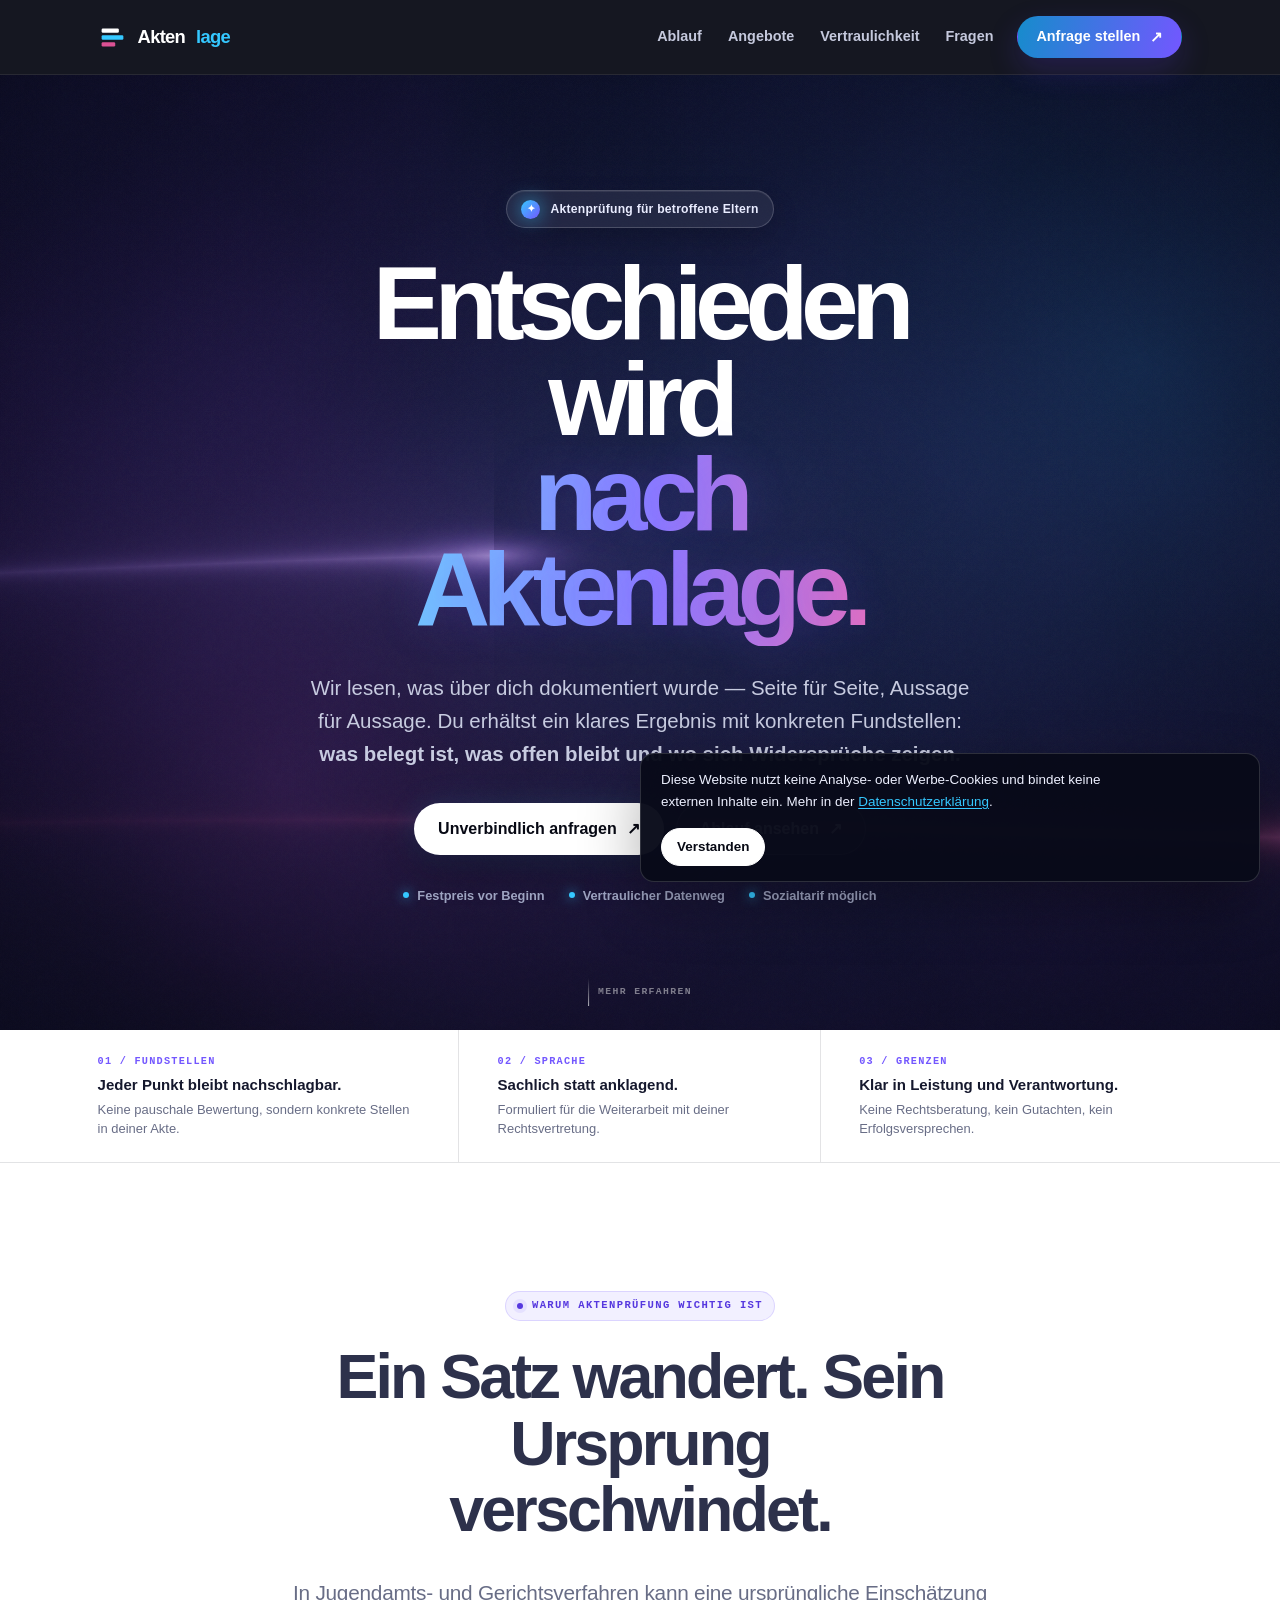
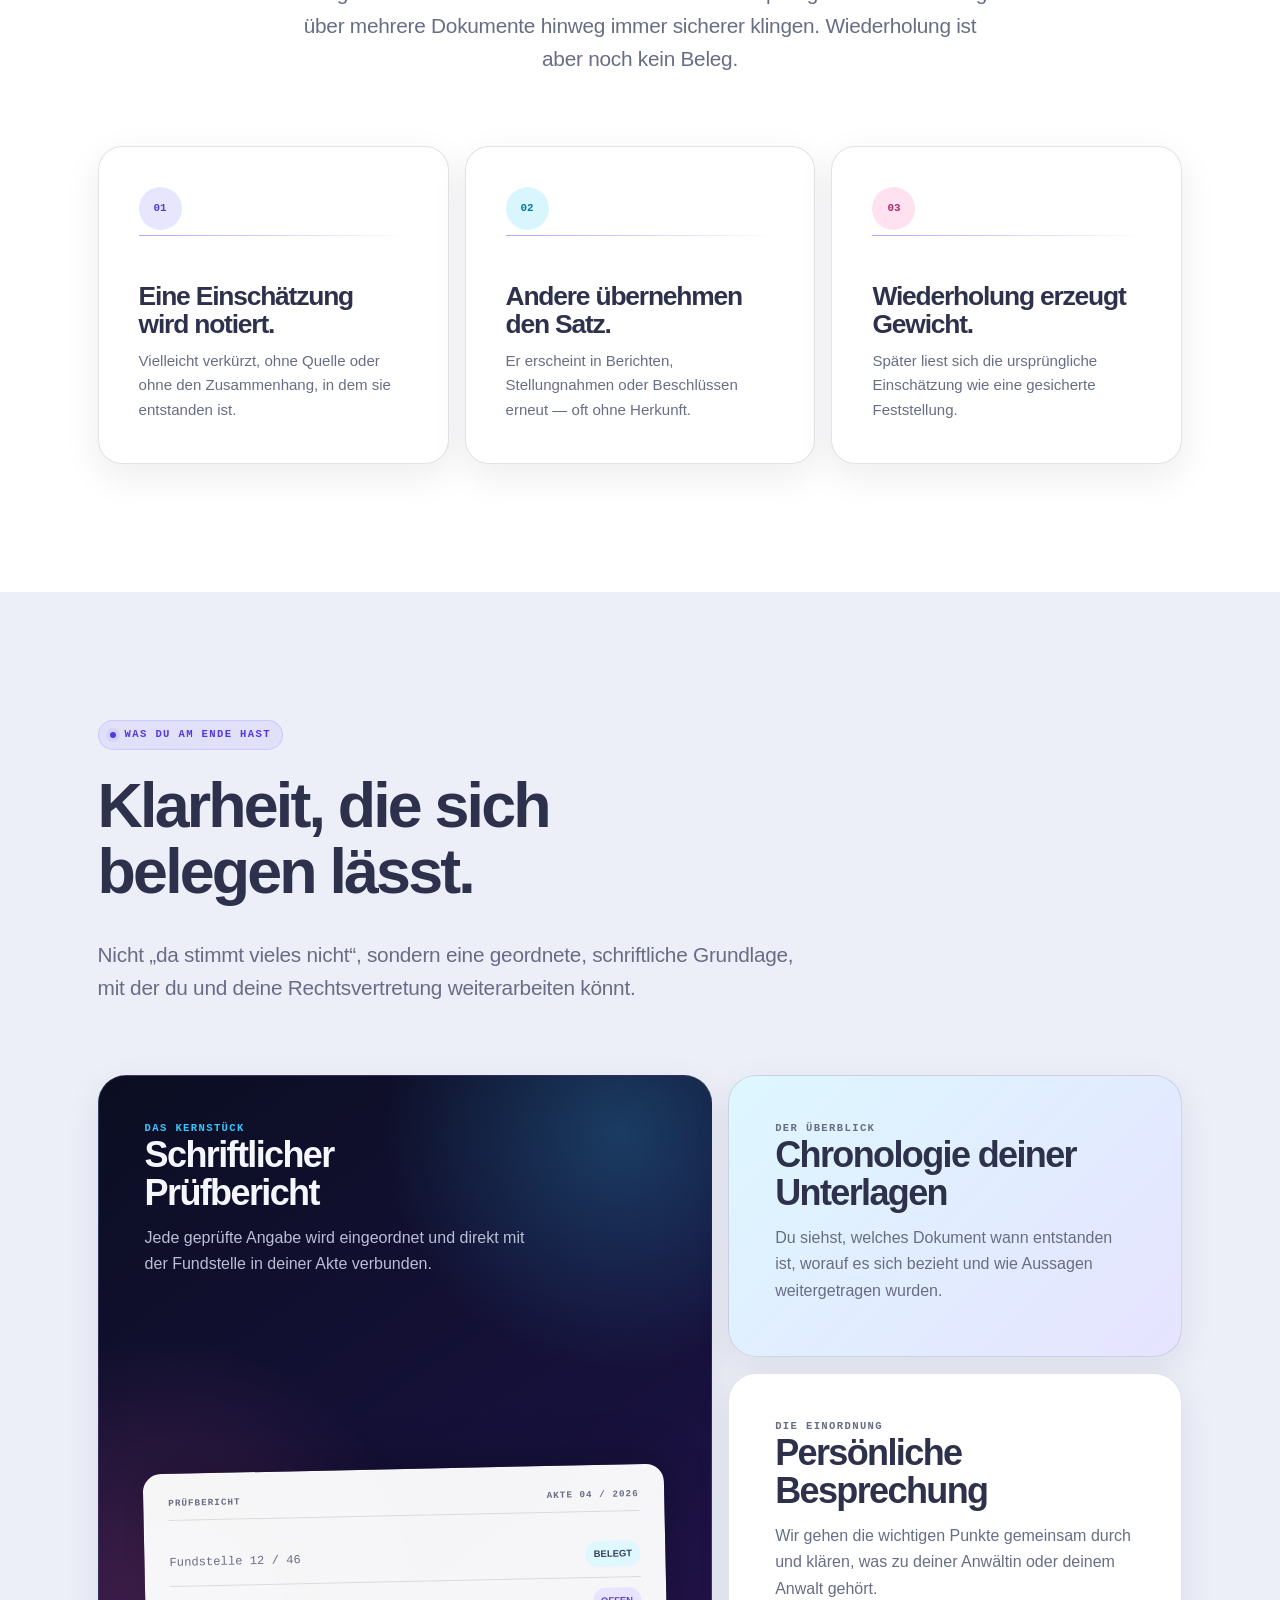
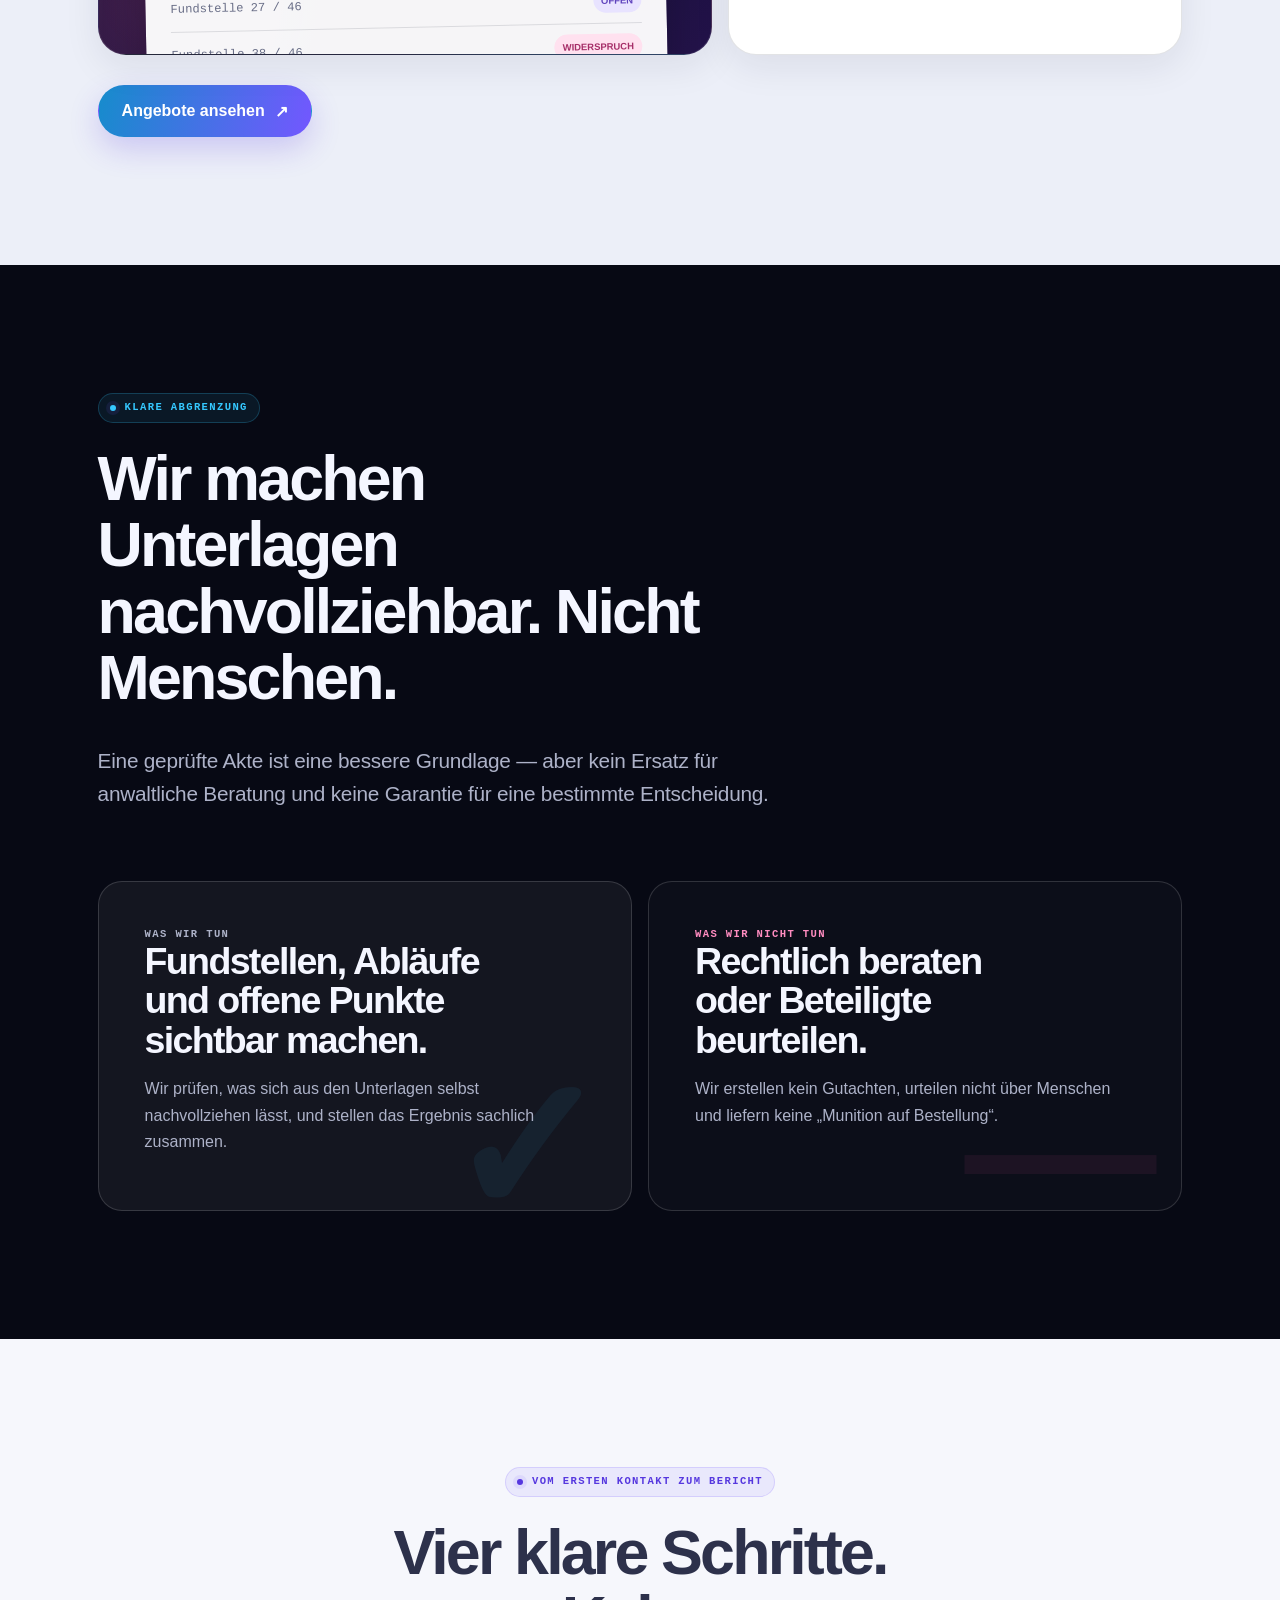
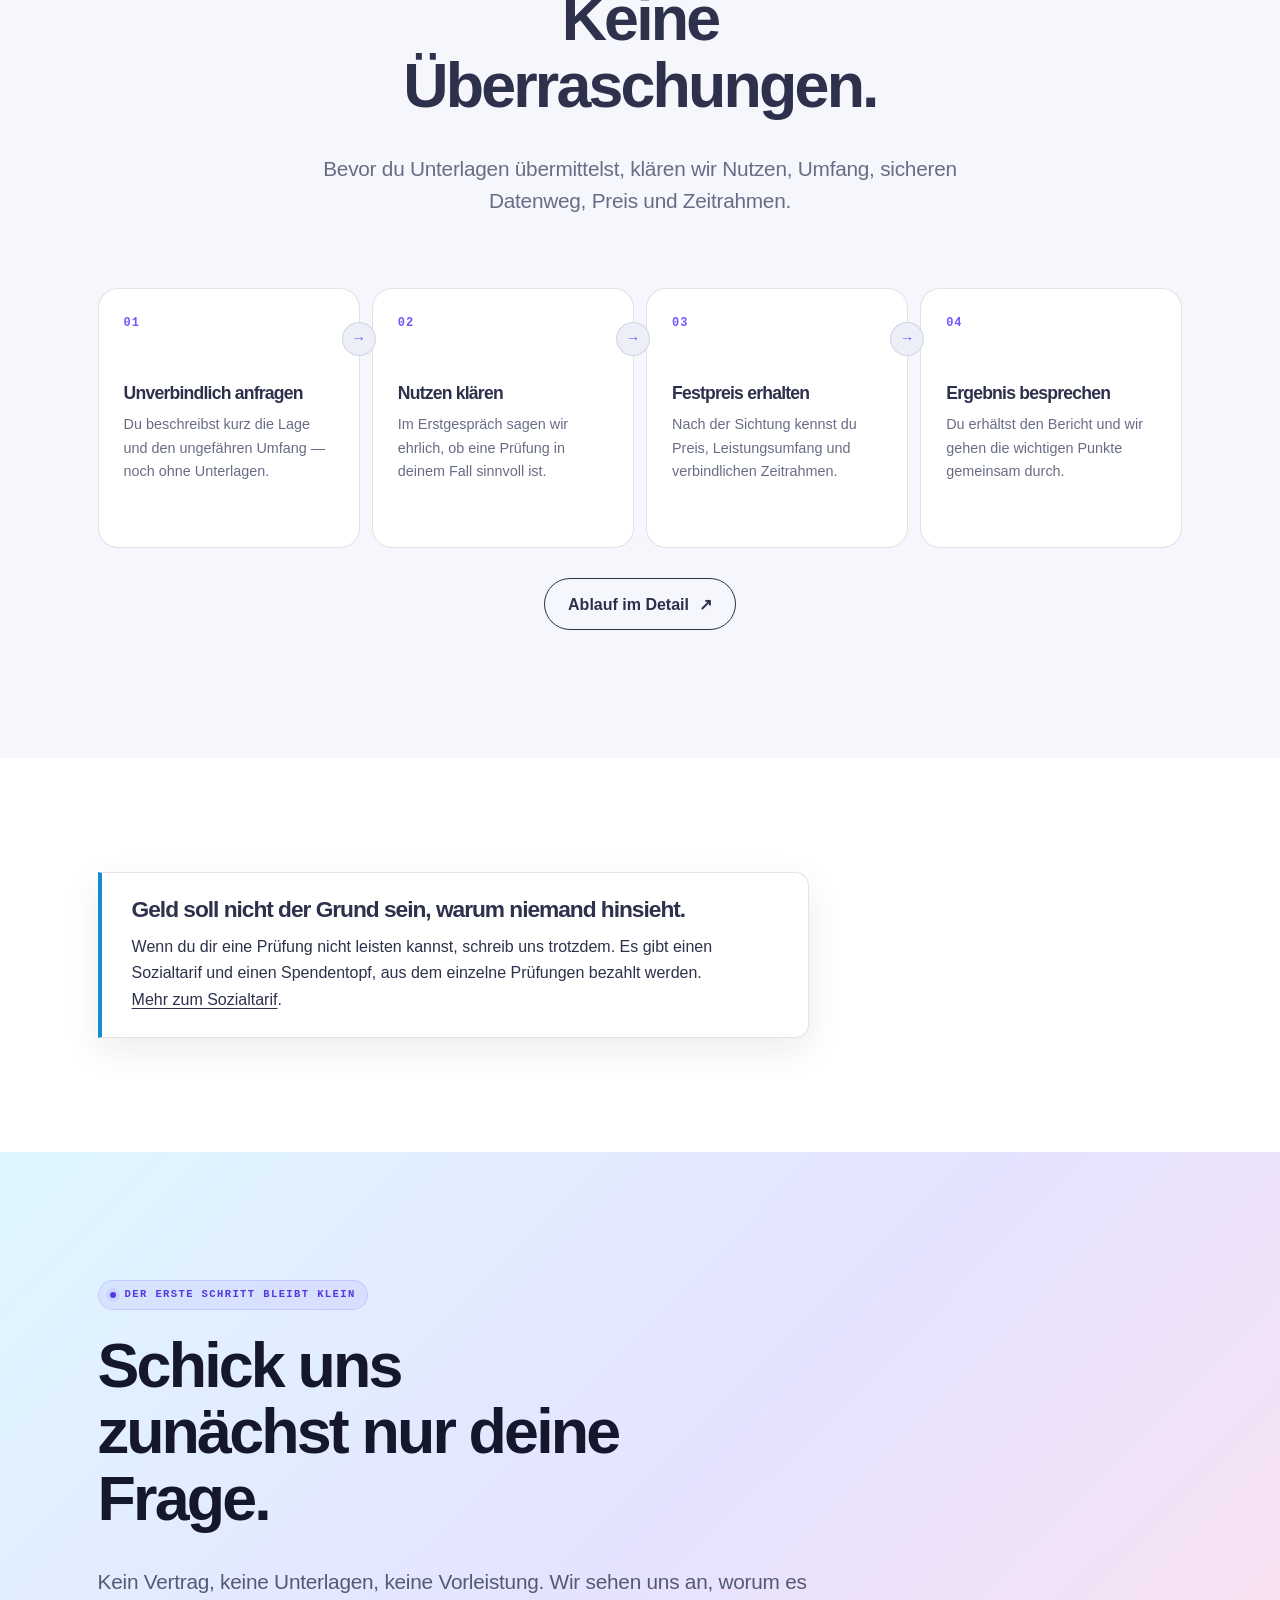
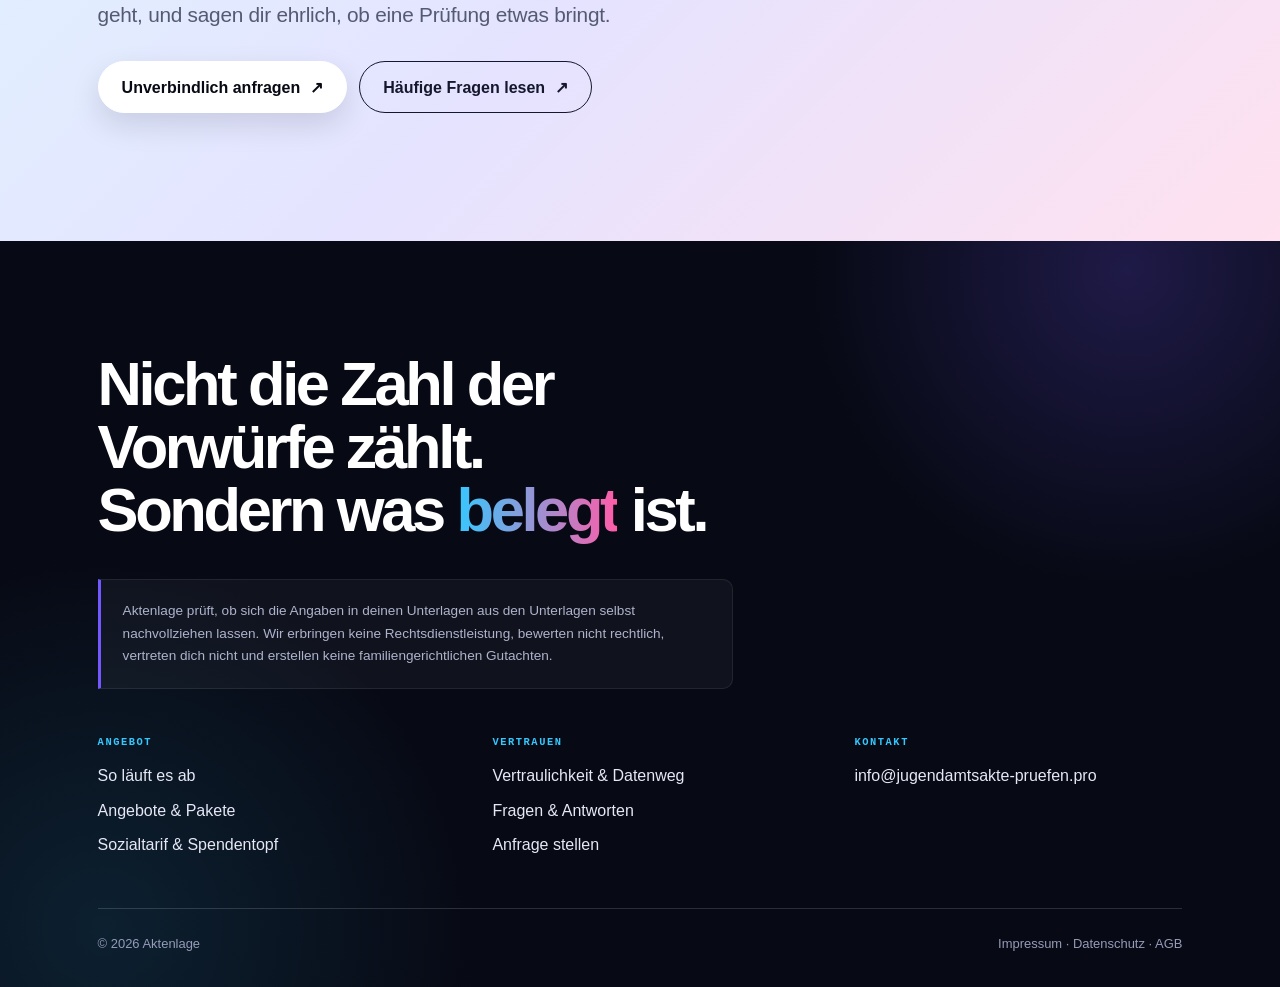
<file: index.html>
<!DOCTYPE html>
<html lang="de">
<head>
  <meta charset="UTF-8" />
  <meta name="viewport" content="width=device-width, initial-scale=1.0" />
  <title>Aktenlage — Klarheit in deiner Jugendamts- und Gerichtsakte</title>
  <meta name="description" content="Aktenlage prüft Unterlagen aus Jugendamts- und Familiengerichtsverfahren: Was steht wirklich drin, was ist belegt, was fehlt? Du erhältst einen sachlichen Prüfbericht mit Fundstellen." />
  <meta name="theme-color" content="#070914" />

  <!-- Suchmaschinenfreigabe bleibt bis zum Livegang gesperrt. -->
  <meta name="robots" content="noindex, nofollow" />
  <link rel="icon" href="favicon.svg" type="image/svg+xml" />
  <link rel="stylesheet" href="css/styles.css?v=20260919-5" />
</head>
<body class="home">
  <a class="skip-link" href="#inhalt">Zum Inhalt springen</a>

  <header class="header">
    <div class="container header__inner">
      <a class="logo" href="index.html" aria-label="Aktenlage — zur Startseite">
        <svg viewBox="0 0 32 32" aria-hidden="true" focusable="false">
          <rect x="4" y="6" width="19" height="4.8" rx="1.4" fill="#ffffff"/>
          <rect x="4" y="13.6" width="24" height="4.8" rx="1.4" fill="#35c8ff"/>
          <rect x="4" y="21.2" width="15" height="4.8" rx="1.4" fill="#ff5ca8" opacity=".85"/>
        </svg>
        Akten<span>lage</span>
      </a>
      <button class="burger" type="button" aria-label="Menü öffnen" aria-expanded="false">☰</button>
      <nav class="nav" aria-label="Hauptnavigation">
        <a href="ablauf.html">Ablauf</a>
        <a href="angebote.html">Angebote</a>
        <a href="vertraulichkeit.html">Vertraulichkeit</a>
        <a href="fragen.html">Fragen</a>
        <a class="btn" href="anfrage.html">Anfrage stellen</a>
      </nav>
    </div>
  </header>

  <main id="inhalt">
    <section class="shader-hero" aria-labelledby="hero-title">
      <canvas class="shader-hero__canvas" data-shader aria-hidden="true"></canvas>
      <div class="shader-hero__fallback" aria-hidden="true">
        <span></span>
        <span></span>
        <span></span>
      </div>
      <div class="shader-hero__content">
        <div class="hero-badge" data-reveal>
          <span class="hero-badge__spark" aria-hidden="true">✦</span>
          <span>Aktenprüfung für betroffene Eltern</span>
        </div>
        <h1 id="hero-title" data-reveal>
          <span>Entschieden wird</span>
          <em>nach Aktenlage.</em>
        </h1>
        <p class="shader-hero__sub" data-reveal>Wir lesen, was über dich dokumentiert wurde —
        Seite für Seite, Aussage für Aussage. Du erhältst ein klares Ergebnis mit konkreten
        Fundstellen: <strong>was belegt ist, was offen bleibt und wo sich Widersprüche zeigen.</strong></p>
        <div class="btn-zeile" data-reveal>
          <a class="btn" href="anfrage.html">Unverbindlich anfragen</a>
          <a class="btn btn--outline" href="ablauf.html">Ablauf ansehen</a>
        </div>
        <ul class="shader-hero__meta" role="list" data-reveal>
          <li>Festpreis vor Beginn</li>
          <li>Vertraulicher Datenweg</li>
          <li>Sozialtarif möglich</li>
        </ul>
      </div>
      <span class="shader-hero__scroll" aria-hidden="true">Mehr erfahren</span>
    </section>

    <aside class="signal-strip" aria-label="Grundsätze unserer Arbeit">
      <div class="container signal-strip__grid">
        <div class="signal-strip__item">
          <span class="signal-strip__number">01 / FUNDSTELLEN</span>
          <strong>Jeder Punkt bleibt nachschlagbar.</strong>
          <span>Keine pauschale Bewertung, sondern konkrete Stellen in deiner Akte.</span>
        </div>
        <div class="signal-strip__item">
          <span class="signal-strip__number">02 / SPRACHE</span>
          <strong>Sachlich statt anklagend.</strong>
          <span>Formuliert für die Weiterarbeit mit deiner Rechtsvertretung.</span>
        </div>
        <div class="signal-strip__item">
          <span class="signal-strip__number">03 / GRENZEN</span>
          <strong>Klar in Leistung und Verantwortung.</strong>
          <span>Keine Rechtsberatung, kein Gutachten, kein Erfolgsversprechen.</span>
        </div>
      </div>
    </aside>

    <section class="sec sec--karte">
      <div class="container">
        <div class="section-head section-head--center">
          <p class="reiter" data-reveal>Warum Aktenprüfung wichtig ist</p>
          <h2 data-reveal>Ein Satz wandert. Sein Ursprung verschwindet.</h2>
          <p class="gross" data-reveal>In Jugendamts- und Gerichtsverfahren kann eine ursprüngliche
          Einschätzung über mehrere Dokumente hinweg immer sicherer klingen. Wiederholung ist aber
          noch kein Beleg.</p>
        </div>

        <div class="story-grid">
          <article class="story-card" data-reveal>
            <h3>Eine Einschätzung wird notiert.</h3>
            <p>Vielleicht verkürzt, ohne Quelle oder ohne den Zusammenhang, in dem sie entstanden ist.</p>
          </article>
          <article class="story-card" data-reveal>
            <h3>Andere übernehmen den Satz.</h3>
            <p>Er erscheint in Berichten, Stellungnahmen oder Beschlüssen erneut — oft ohne Herkunft.</p>
          </article>
          <article class="story-card" data-reveal>
            <h3>Wiederholung erzeugt Gewicht.</h3>
            <p>Später liest sich die ursprüngliche Einschätzung wie eine gesicherte Feststellung.</p>
          </article>
        </div>
      </div>
    </section>

    <section class="sec sec--papier2">
      <div class="container">
        <div class="section-head">
          <p class="reiter" data-reveal>Was du am Ende hast</p>
          <h2 data-reveal>Klarheit, die sich belegen lässt.</h2>
          <p class="gross" data-reveal>Nicht „da stimmt vieles nicht“, sondern eine geordnete,
          schriftliche Grundlage, mit der du und deine Rechtsvertretung weiterarbeiten könnt.</p>
        </div>

        <div class="bento-grid">
          <article class="bento-card bento-card--wide" data-reveal>
            <p class="bento-card__label">Das Kernstück</p>
            <h3>Schriftlicher Prüfbericht</h3>
            <p>Jede geprüfte Angabe wird eingeordnet und direkt mit der Fundstelle in deiner Akte verbunden.</p>
            <div class="report-preview" aria-hidden="true">
              <div class="report-preview__top"><span>Prüfbericht</span><span>Akte 04 / 2026</span></div>
              <div class="report-preview__row"><span>Fundstelle 12 / 46</span><span class="report-preview__status">belegt</span></div>
              <div class="report-preview__row"><span>Fundstelle 27 / 46</span><span class="report-preview__status">offen</span></div>
              <div class="report-preview__row"><span>Fundstelle 38 / 46</span><span class="report-preview__status">Widerspruch</span></div>
            </div>
          </article>

          <article class="bento-card bento-card--accent" data-reveal>
            <p class="bento-card__label">Der Überblick</p>
            <h3>Chronologie deiner Unterlagen</h3>
            <p>Du siehst, welches Dokument wann entstanden ist, worauf es sich bezieht und wie Aussagen weitergetragen wurden.</p>
          </article>

          <article class="bento-card" data-reveal>
            <p class="bento-card__label">Die Einordnung</p>
            <h3>Persönliche Besprechung</h3>
            <p>Wir gehen die wichtigen Punkte gemeinsam durch und klären, was zu deiner Anwältin oder deinem Anwalt gehört.</p>
          </article>
        </div>

        <div class="btn-zeile" data-reveal>
          <a class="btn" href="angebote.html">Angebote ansehen</a>
        </div>
      </div>
    </section>

    <section class="sec sec--tinte">
      <div class="container">
        <div class="section-head">
          <p class="reiter" data-reveal>Klare Abgrenzung</p>
          <h2 data-reveal>Wir machen Unterlagen nachvollziehbar. Nicht Menschen.</h2>
          <p class="gross" data-reveal>Eine geprüfte Akte ist eine bessere Grundlage — aber kein Ersatz
          für anwaltliche Beratung und keine Garantie für eine bestimmte Entscheidung.</p>
        </div>

        <div class="scope-grid" data-reveal>
          <div class="scope-panel">
            <p class="scope-panel__label">Was wir tun</p>
            <h3>Fundstellen, Abläufe und offene Punkte sichtbar machen.</h3>
            <p>Wir prüfen, was sich aus den Unterlagen selbst nachvollziehen lässt, und stellen das Ergebnis sachlich zusammen.</p>
          </div>
          <div class="scope-panel scope-panel--muted">
            <p class="scope-panel__label">Was wir nicht tun</p>
            <h3>Rechtlich beraten oder Beteiligte beurteilen.</h3>
            <p>Wir erstellen kein Gutachten, urteilen nicht über Menschen und liefern keine „Munition auf Bestellung“.</p>
          </div>
        </div>
      </div>
    </section>

    <section class="sec sec--papier">
      <div class="container">
        <div class="section-head section-head--center">
          <p class="reiter" data-reveal>Vom ersten Kontakt zum Bericht</p>
          <h2 data-reveal>Vier klare Schritte. Keine Überraschungen.</h2>
          <p class="gross" data-reveal>Bevor du Unterlagen übermittelst, klären wir Nutzen, Umfang,
          sicheren Datenweg, Preis und Zeitrahmen.</p>
        </div>

        <div class="process-grid">
          <article class="process-step" data-reveal>
            <h3>Unverbindlich anfragen</h3>
            <p>Du beschreibst kurz die Lage und den ungefähren Umfang — noch ohne Unterlagen.</p>
          </article>
          <article class="process-step" data-reveal>
            <h3>Nutzen klären</h3>
            <p>Im Erstgespräch sagen wir ehrlich, ob eine Prüfung in deinem Fall sinnvoll ist.</p>
          </article>
          <article class="process-step" data-reveal>
            <h3>Festpreis erhalten</h3>
            <p>Nach der Sichtung kennst du Preis, Leistungsumfang und verbindlichen Zeitrahmen.</p>
          </article>
          <article class="process-step" data-reveal>
            <h3>Ergebnis besprechen</h3>
            <p>Du erhältst den Bericht und wir gehen die wichtigen Punkte gemeinsam durch.</p>
          </article>
        </div>

        <div class="btn-zeile" style="justify-content:center" data-reveal>
          <a class="btn btn--outline" href="ablauf.html">Ablauf im Detail</a>
        </div>
      </div>
    </section>

    <section class="sec sec--karte sec--kompakt">
      <div class="container">
        <div class="hinweis hinweis--ruhig" data-reveal>
          <h3 style="margin-top:0">Geld soll nicht der Grund sein, warum niemand hinsieht.</h3>
          <p>Wenn du dir eine Prüfung nicht leisten kannst, schreib uns trotzdem. Es gibt einen
          Sozialtarif und einen Spendentopf, aus dem einzelne Prüfungen bezahlt werden.
          <a href="sozialtarif.html">Mehr zum Sozialtarif</a>.</p>
        </div>
      </div>
    </section>

    <section class="sec sec--signal">
      <div class="container">
        <p class="reiter" data-reveal>Der erste Schritt bleibt klein</p>
        <h2 data-reveal>Schick uns zunächst nur deine Frage.</h2>
        <p class="gross" data-reveal>Kein Vertrag, keine Unterlagen, keine Vorleistung. Wir sehen uns
        an, worum es geht, und sagen dir ehrlich, ob eine Prüfung etwas bringt.</p>
        <div class="btn-zeile" data-reveal>
          <a class="btn btn--hell" href="anfrage.html">Unverbindlich anfragen</a>
          <a class="btn btn--outline" href="fragen.html">Häufige Fragen lesen</a>
        </div>
      </div>
    </section>
  </main>

  <footer class="footer">
    <div class="container">
      <p class="footer__claim">Nicht die Zahl der Vorwürfe zählt. Sondern was <span>belegt</span> ist.</p>

      <p class="abgrenzung">Aktenlage prüft, ob sich die Angaben in deinen Unterlagen aus den Unterlagen
      selbst nachvollziehen lassen. Wir erbringen keine Rechtsdienstleistung, bewerten nicht rechtlich,
      vertreten dich nicht und erstellen keine familiengerichtlichen Gutachten.</p>

      <div class="footer__grid">
        <div>
          <h4>Angebot</h4>
          <ul>
            <li><a href="ablauf.html">So läuft es ab</a></li>
            <li><a href="angebote.html">Angebote &amp; Pakete</a></li>
            <li><a href="sozialtarif.html">Sozialtarif &amp; Spendentopf</a></li>
          </ul>
        </div>
        <div>
          <h4>Vertrauen</h4>
          <ul>
            <li><a href="vertraulichkeit.html">Vertraulichkeit &amp; Datenweg</a></li>
            <li><a href="fragen.html">Fragen &amp; Antworten</a></li>
            <li><a href="anfrage.html">Anfrage stellen</a></li>
          </ul>
        </div>
        <div>
          <h4>Kontakt</h4>
          <ul>
            <li><a href="mailto:info@jugendamtsakte-pruefen.pro">info@jugendamtsakte-pruefen.pro</a></li>
          </ul>
        </div>
      </div>

      <div class="footer__meta">
        <span>© <span data-jahr></span> Aktenlage</span>
        <span><a href="impressum.html">Impressum</a> · <a href="datenschutz.html">Datenschutz</a> · <a href="agb.html">AGB</a></span>
      </div>
    </div>
  </footer>

  <div id="datenschutz-hinweis" class="notice" hidden>
    <p>Diese Website nutzt keine Analyse- oder Werbe-Cookies und bindet keine externen Inhalte ein. Mehr in der <a href="datenschutz.html">Datenschutzerklärung</a>.</p>
    <button class="btn btn--hell" type="button">Verstanden</button>
  </div>

  <script src="js/shader-hero.js"></script>
  <script src="js/main.js"></script>
</body>
</html>
</file>
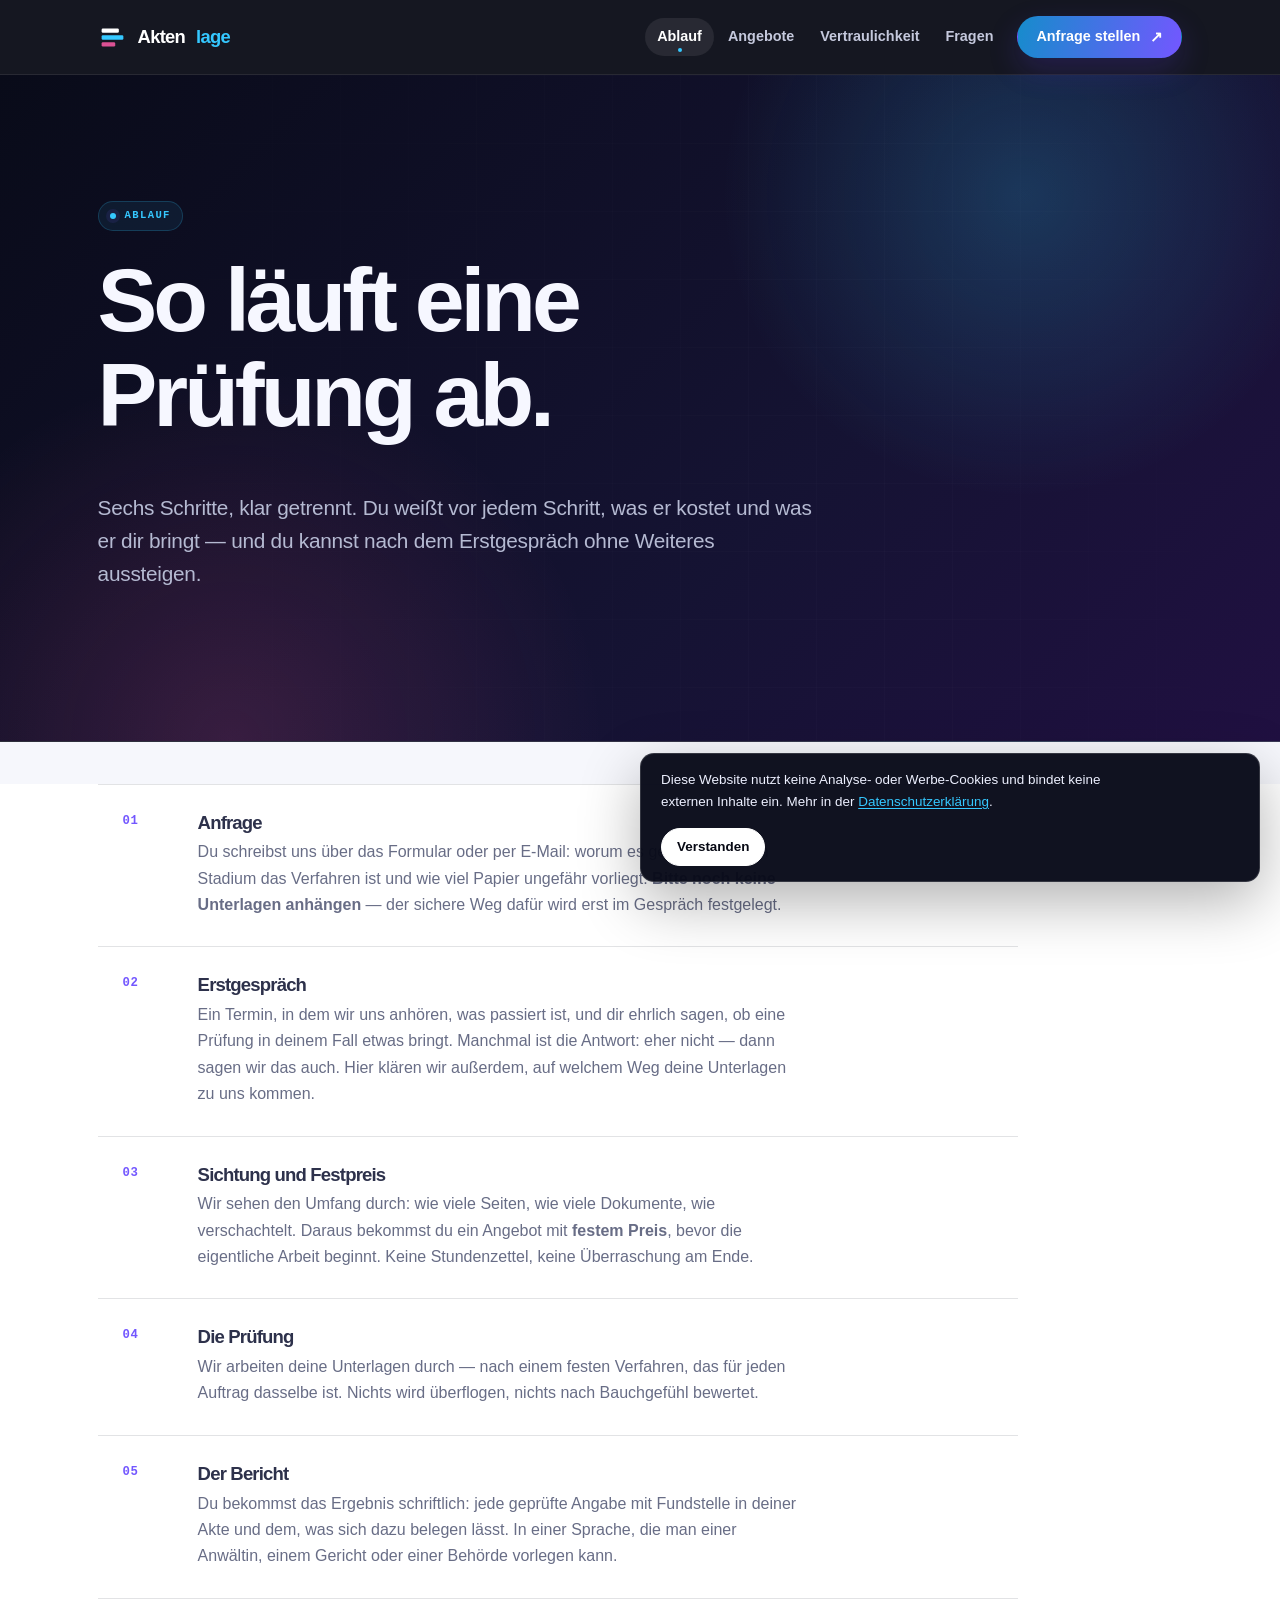
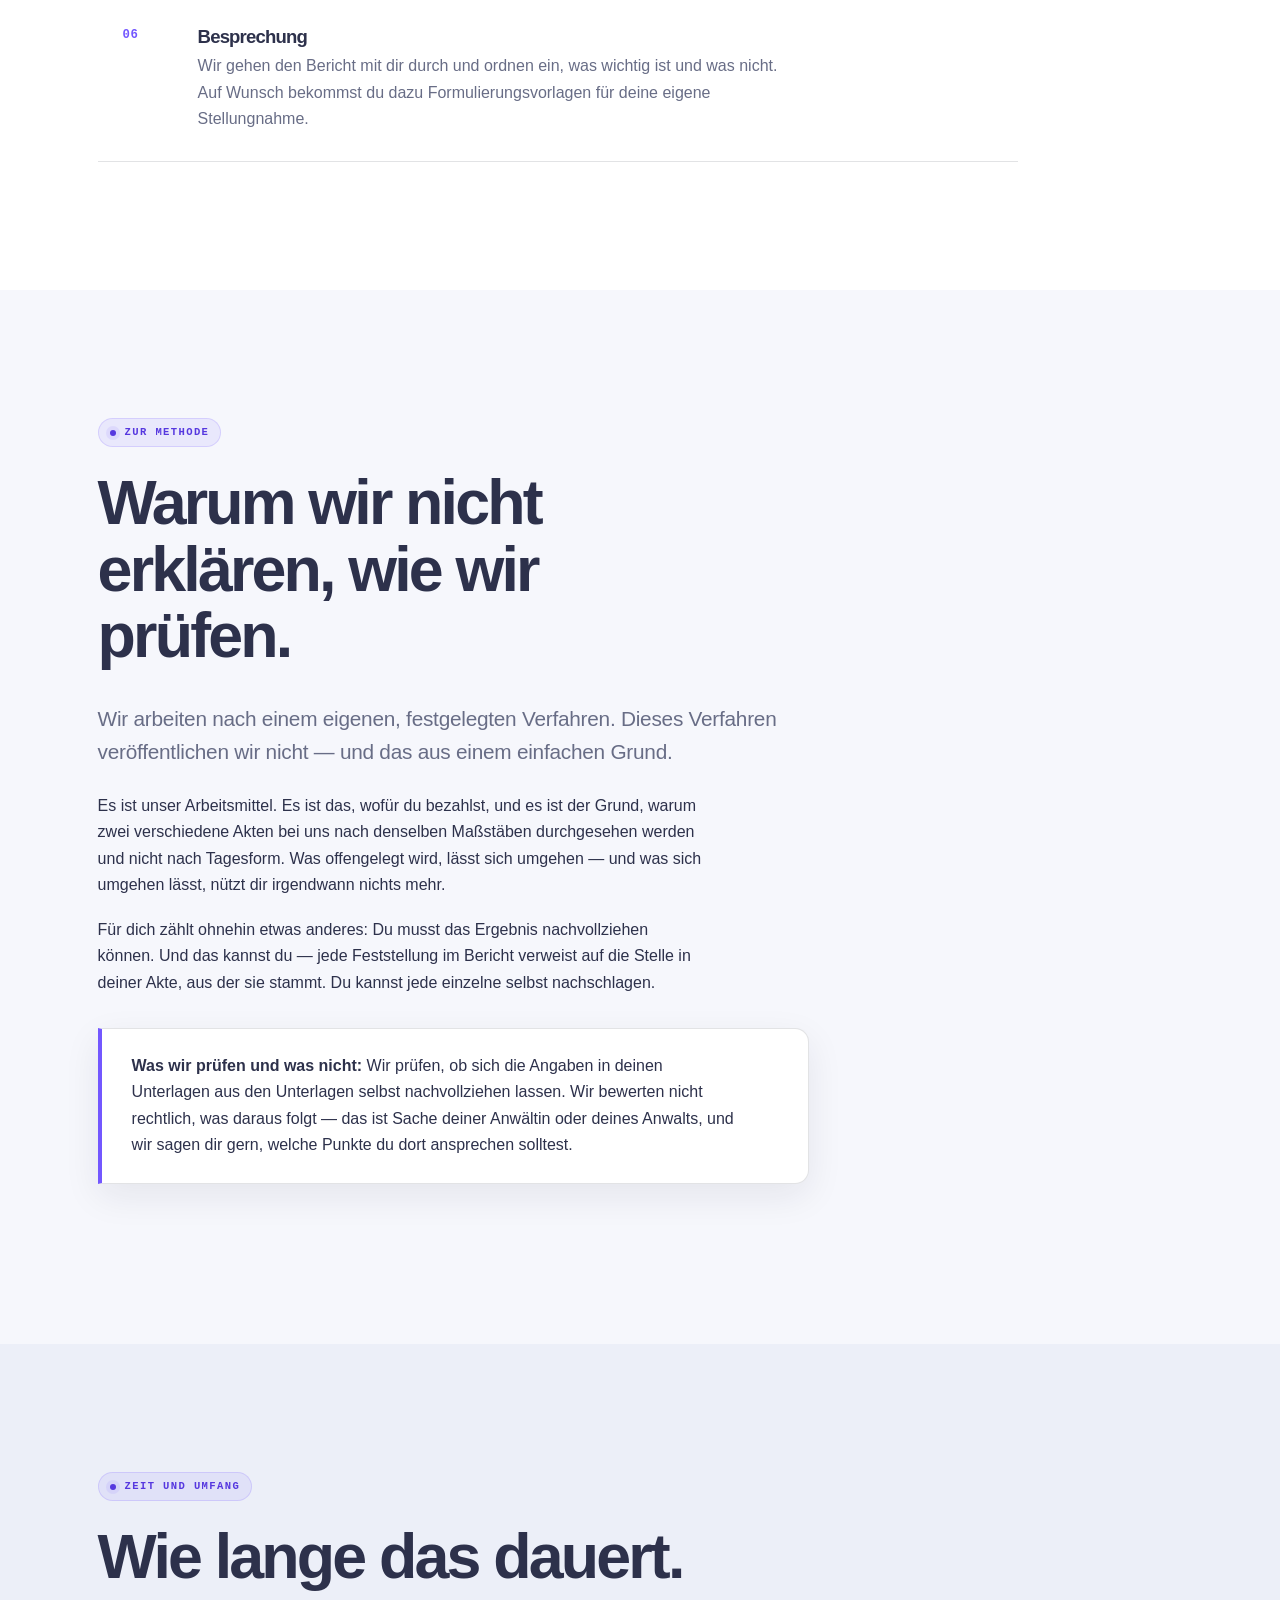
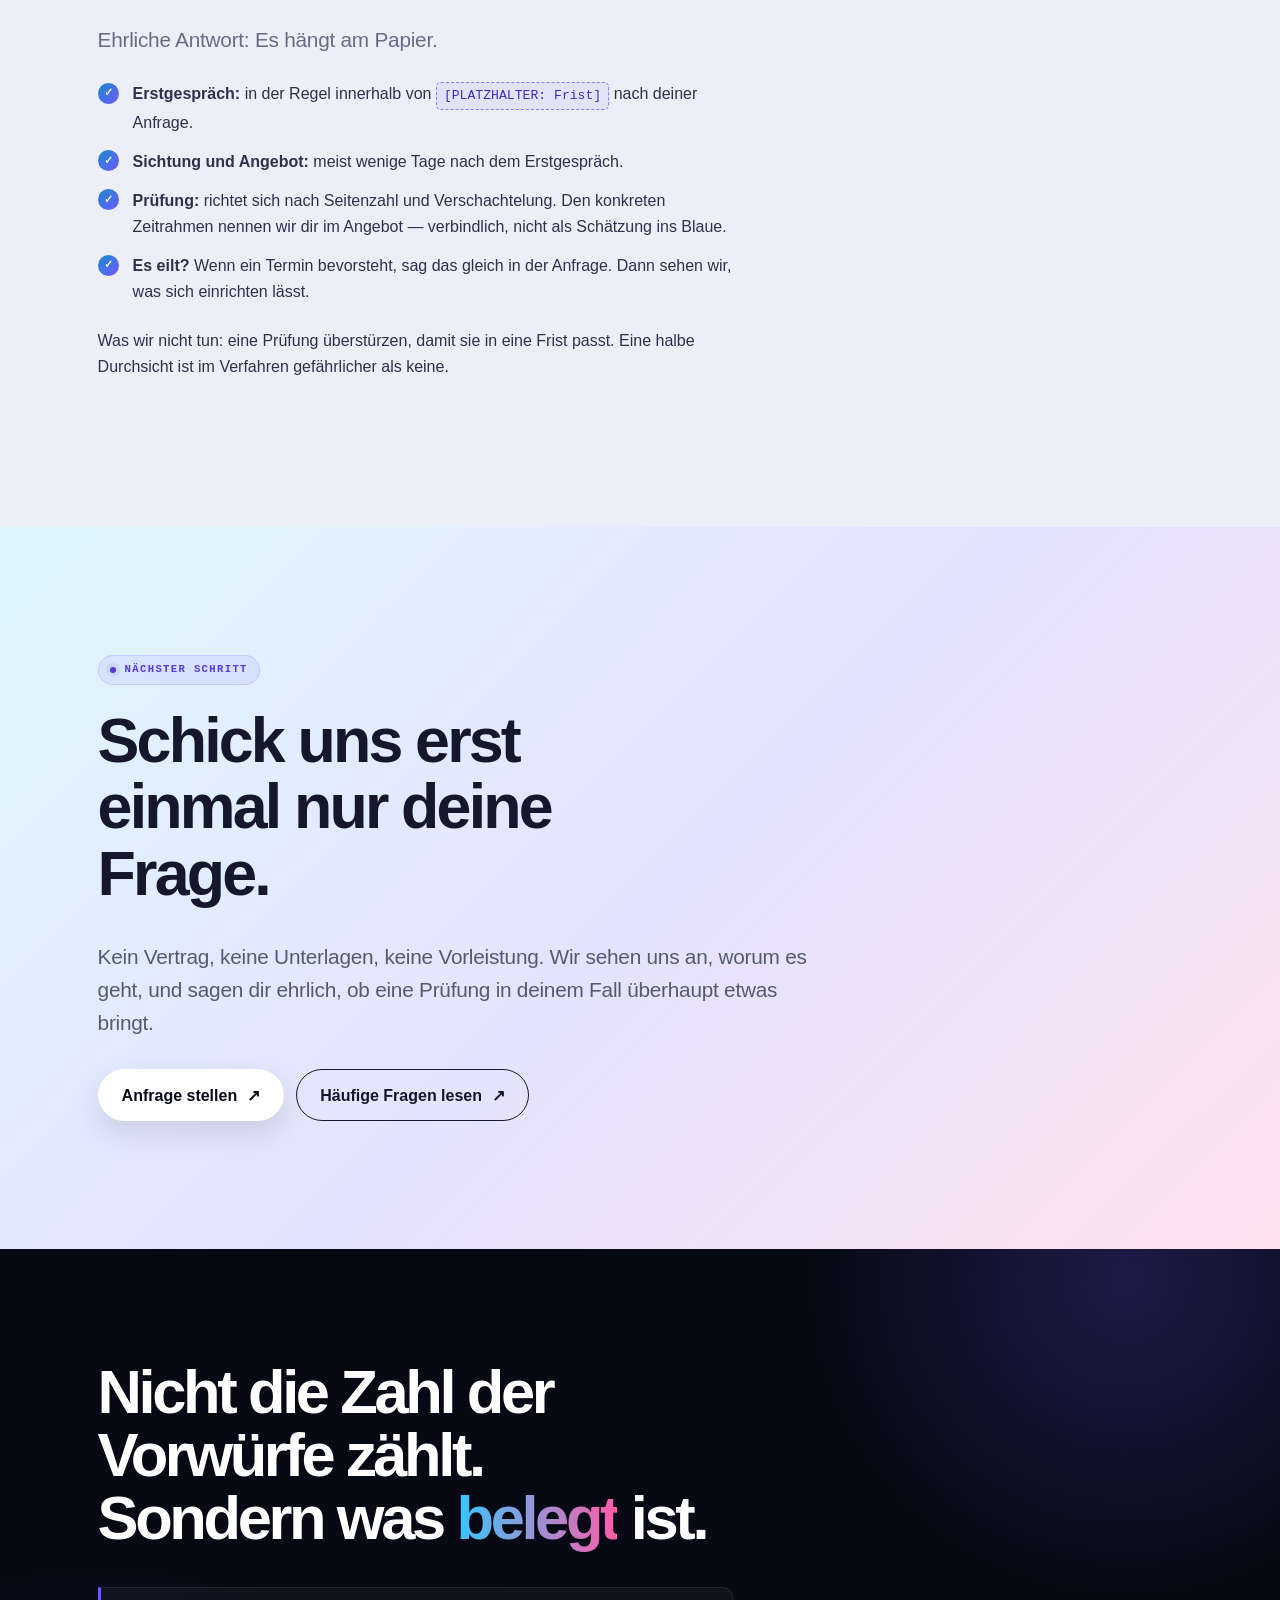
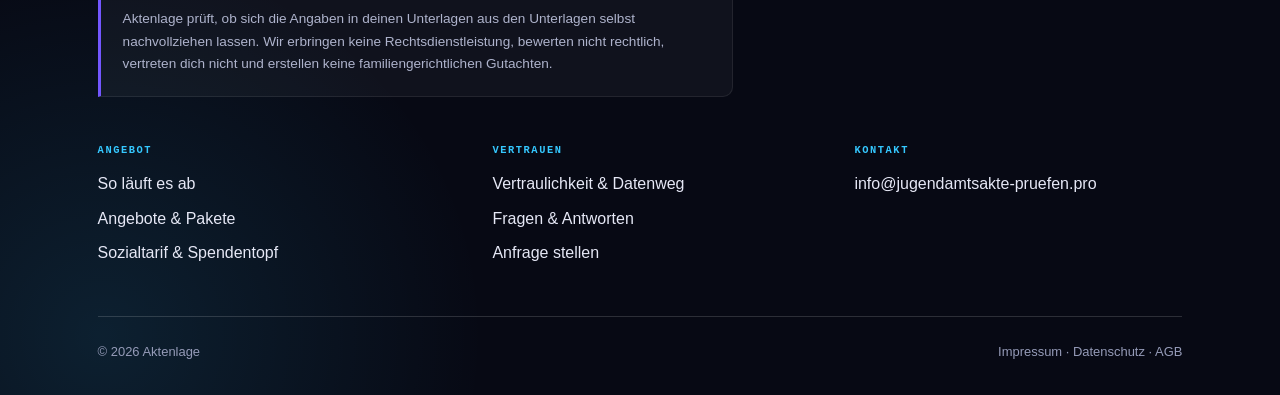
<file: ablauf.html>
<!DOCTYPE html>
<html lang="de">
<head>
  <meta charset="UTF-8" />
  <meta name="viewport" content="width=device-width, initial-scale=1.0" />
  <meta name="theme-color" content="#070914" />
  <title>So läuft es ab — Aktenlage</title>
  <meta name="description" content="Vom ersten Kontakt bis zum fertigen Prüfbericht: Erstgespräch, Sichtung, Festpreis, Prüfung, Bericht, Besprechung. Was wann passiert und was wir von dir brauchen." />
  
  <!-- Suchmaschinenfreigabe bleibt bis zum Livegang gesperrt. -->
  <meta name="robots" content="noindex, nofollow" />
  <link rel="icon" href="favicon.svg" type="image/svg+xml" />
  <link rel="stylesheet" href="css/styles.css?v=20260919-5" />
</head>
<body>
  <a class="skip-link" href="#inhalt">Zum Inhalt springen</a>

  <header class="header">
    <div class="container header__inner">
      <a class="logo" href="index.html" aria-label="Aktenlage — zur Startseite">
        <svg viewBox="0 0 32 32" aria-hidden="true" focusable="false">
          <rect x="4" y="6" width="19" height="4.8" rx="1.4" fill="#ffffff"/>
          <rect x="4" y="13.6" width="24" height="4.8" rx="1.4" fill="#35c8ff"/>
          <rect x="4" y="21.2" width="15" height="4.8" rx="1.4" fill="#ff5ca8" opacity=".85"/>
        </svg>
        Akten<span>lage</span>
      </a>
      <button class="burger" type="button" aria-label="Menü öffnen" aria-expanded="false">☰</button>
      <nav class="nav" aria-label="Hauptnavigation">
        <a href="ablauf.html">Ablauf</a>
        <a href="angebote.html">Angebote</a>
        <a href="vertraulichkeit.html">Vertraulichkeit</a>
        <a href="fragen.html">Fragen</a>
        <a class="btn" href="anfrage.html">Anfrage stellen</a>
      </nav>
    </div>
  </header>

  <main id="inhalt">
    <section class="sec sec--papier sec--kompakt unterseiten-hero">
      <div class="container">
        <p class="reiter" data-reveal>Ablauf</p>
        <h1 data-reveal>So läuft eine Prüfung ab.</h1>
        <p class="gross" data-reveal>Sechs Schritte, klar getrennt. Du weißt vor jedem Schritt, was er
        kostet und was er dir bringt — und du kannst nach dem Erstgespräch ohne Weiteres aussteigen.</p>
      </div>
    </section>

    <section class="sec sec--karte" style="padding-top:0">
      <div class="container">
        <ol class="schritte" data-reveal>
          <li>
            <h3>Anfrage</h3>
            <p>Du schreibst uns über das Formular oder per E-Mail: worum es geht, in welchem Stadium
            das Verfahren ist und wie viel Papier ungefähr vorliegt. <strong>Bitte noch keine
            Unterlagen anhängen</strong> — der sichere Weg dafür wird erst im Gespräch festgelegt.</p>
          </li>
          <li>
            <h3>Erstgespräch</h3>
            <p>Ein Termin, in dem wir uns anhören, was passiert ist, und dir ehrlich sagen, ob eine
            Prüfung in deinem Fall etwas bringt. Manchmal ist die Antwort: eher nicht — dann sagen wir
            das auch. Hier klären wir außerdem, auf welchem Weg deine Unterlagen zu uns kommen.</p>
          </li>
          <li>
            <h3>Sichtung und Festpreis</h3>
            <p>Wir sehen den Umfang durch: wie viele Seiten, wie viele Dokumente, wie verschachtelt.
            Daraus bekommst du ein Angebot mit <strong>festem Preis</strong>, bevor die eigentliche
            Arbeit beginnt. Keine Stundenzettel, keine Überraschung am Ende.</p>
          </li>
          <li>
            <h3>Die Prüfung</h3>
            <p>Wir arbeiten deine Unterlagen durch — nach einem festen Verfahren, das für jeden Auftrag
            dasselbe ist. Nichts wird überflogen, nichts nach Bauchgefühl bewertet.</p>
          </li>
          <li>
            <h3>Der Bericht</h3>
            <p>Du bekommst das Ergebnis schriftlich: jede geprüfte Angabe mit Fundstelle in deiner Akte
            und dem, was sich dazu belegen lässt. In einer Sprache, die man einer Anwältin, einem Gericht
            oder einer Behörde vorlegen kann.</p>
          </li>
          <li>
            <h3>Besprechung</h3>
            <p>Wir gehen den Bericht mit dir durch und ordnen ein, was wichtig ist und was nicht.
            Auf Wunsch bekommst du dazu Formulierungsvorlagen für deine eigene Stellungnahme.</p>
          </li>
        </ol>
      </div>
    </section>

    <section class="sec sec--papier">
      <div class="container">
        <p class="reiter" data-reveal>Zur Methode</p>
        <h2 data-reveal>Warum wir nicht erklären, wie wir prüfen.</h2>
        <p class="gross" data-reveal>Wir arbeiten nach einem eigenen, festgelegten Verfahren. Dieses
        Verfahren veröffentlichen wir nicht — und das aus einem einfachen Grund.</p>
        <p data-reveal>Es ist unser Arbeitsmittel. Es ist das, wofür du bezahlst, und es ist der Grund,
        warum zwei verschiedene Akten bei uns nach denselben Maßstäben durchgesehen werden und nicht
        nach Tagesform. Was offengelegt wird, lässt sich umgehen — und was sich umgehen lässt, nützt
        dir irgendwann nichts mehr.</p>
        <p data-reveal>Für dich zählt ohnehin etwas anderes: Du musst das Ergebnis nachvollziehen können.
        Und das kannst du — jede Feststellung im Bericht verweist auf die Stelle in deiner Akte, aus der
        sie stammt. Du kannst jede einzelne selbst nachschlagen.</p>

        <div class="hinweis" data-reveal>
          <p><strong>Was wir prüfen und was nicht:</strong> Wir prüfen, ob sich die Angaben in deinen
          Unterlagen aus den Unterlagen selbst nachvollziehen lassen. Wir bewerten nicht rechtlich, was
          daraus folgt — das ist Sache deiner Anwältin oder deines Anwalts, und wir sagen dir gern,
          welche Punkte du dort ansprechen solltest.</p>
        </div>
      </div>
    </section>

    <section class="sec sec--papier2">
      <div class="container">
        <p class="reiter" data-reveal>Zeit und Umfang</p>
        <h2 data-reveal>Wie lange das dauert.</h2>
        <p class="gross" data-reveal>Ehrliche Antwort: Es hängt am Papier.</p>
        <ul class="haken" data-reveal>
          <li><strong>Erstgespräch:</strong> in der Regel innerhalb von <span class="ph">[PLATZHALTER: Frist]</span>
          nach deiner Anfrage.</li>
          <li><strong>Sichtung und Angebot:</strong> meist wenige Tage nach dem Erstgespräch.</li>
          <li><strong>Prüfung:</strong> richtet sich nach Seitenzahl und Verschachtelung. Den konkreten
          Zeitrahmen nennen wir dir im Angebot — verbindlich, nicht als Schätzung ins Blaue.</li>
          <li><strong>Es eilt?</strong> Wenn ein Termin bevorsteht, sag das gleich in der Anfrage.
          Dann sehen wir, was sich einrichten lässt.</li>
        </ul>
        <p data-reveal>Was wir nicht tun: eine Prüfung überstürzen, damit sie in eine Frist passt.
        Eine halbe Durchsicht ist im Verfahren gefährlicher als keine.</p>
      </div>
    </section>
    <section class="sec sec--signal">
      <div class="container">
        <p class="reiter" data-reveal>Nächster Schritt</p>
        <h2 data-reveal>Schick uns erst einmal nur deine Frage.</h2>
        <p class="gross" data-reveal>Kein Vertrag, keine Unterlagen, keine Vorleistung. Wir sehen uns an,
        worum es geht, und sagen dir ehrlich, ob eine Prüfung in deinem Fall überhaupt etwas bringt.</p>
        <div class="btn-zeile" data-reveal>
          <a class="btn btn--hell" href="anfrage.html">Anfrage stellen</a>
          <a class="btn btn--outline" href="fragen.html">Häufige Fragen lesen</a>
        </div>
      </div>
    </section>
  </main>

  <footer class="footer">
    <div class="container">
      <p class="footer__claim">Nicht die Zahl der Vorwürfe zählt. Sondern was <span>belegt</span> ist.</p>

      <p class="abgrenzung">Aktenlage prüft, ob sich die Angaben in deinen Unterlagen aus den Unterlagen
      selbst nachvollziehen lassen. Wir erbringen keine Rechtsdienstleistung, bewerten nicht rechtlich,
      vertreten dich nicht und erstellen keine familiengerichtlichen Gutachten.</p>

      <div class="footer__grid">
        <div>
          <h4>Angebot</h4>
          <ul>
            <li><a href="ablauf.html">So läuft es ab</a></li>
            <li><a href="angebote.html">Angebote &amp; Pakete</a></li>
            <li><a href="sozialtarif.html">Sozialtarif &amp; Spendentopf</a></li>
          </ul>
        </div>
        <div>
          <h4>Vertrauen</h4>
          <ul>
            <li><a href="vertraulichkeit.html">Vertraulichkeit &amp; Datenweg</a></li>
            <li><a href="fragen.html">Fragen &amp; Antworten</a></li>
            <li><a href="anfrage.html">Anfrage stellen</a></li>
          </ul>
        </div>
        <div>
          <h4>Kontakt</h4>
          <ul>
            <li><a href="mailto:info@jugendamtsakte-pruefen.pro">info@jugendamtsakte-pruefen.pro</a></li>
          </ul>
        </div>
      </div>

      <div class="footer__meta">
        <span>© <span data-jahr></span> Aktenlage</span>
        <span><a href="impressum.html">Impressum</a> · <a href="datenschutz.html">Datenschutz</a> · <a href="agb.html">AGB</a></span>
      </div>
    </div>
  </footer>

  <div id="datenschutz-hinweis" class="notice" hidden>
    <p>Diese Website nutzt keine Analyse- oder Werbe-Cookies und bindet keine externen Inhalte ein. Mehr in der <a href="datenschutz.html">Datenschutzerklärung</a>.</p>
    <button class="btn btn--hell" type="button">Verstanden</button>
  </div>

  <script src="js/main.js"></script>
</body>
</html>
</file>
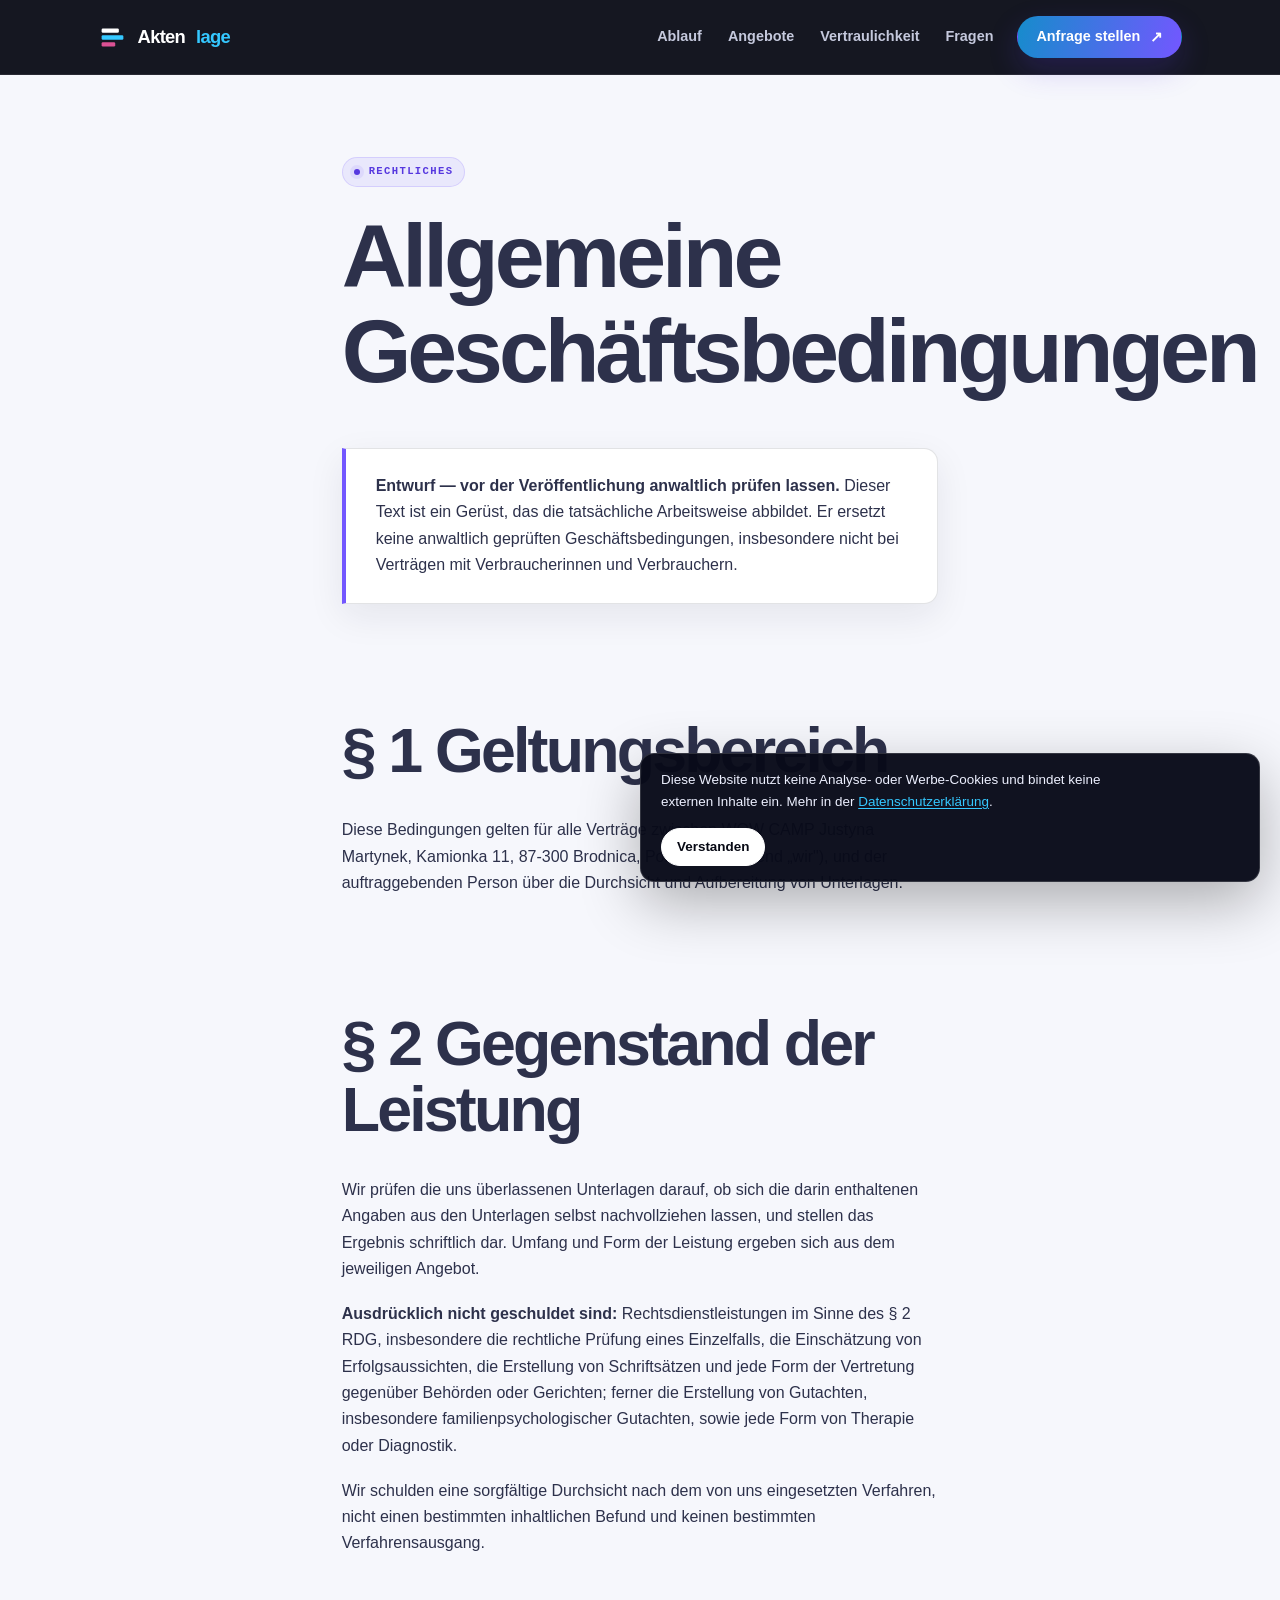
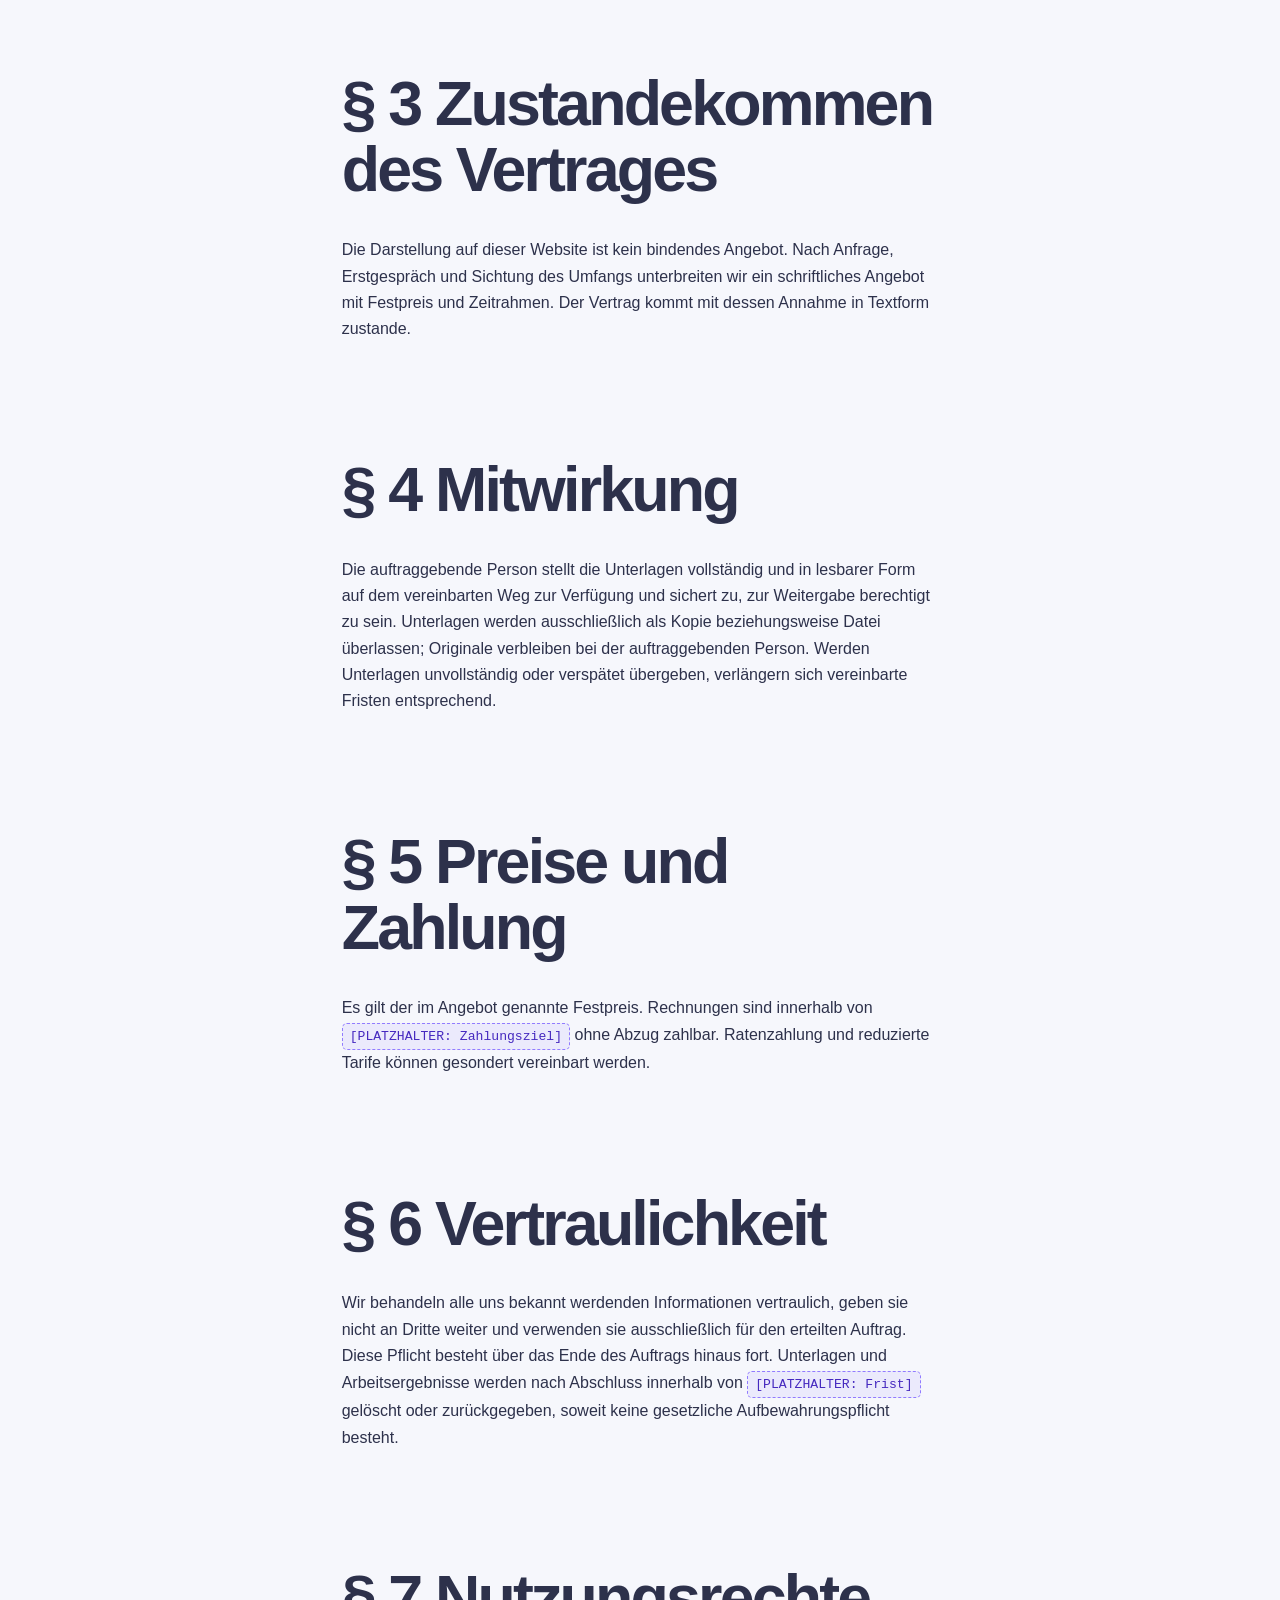
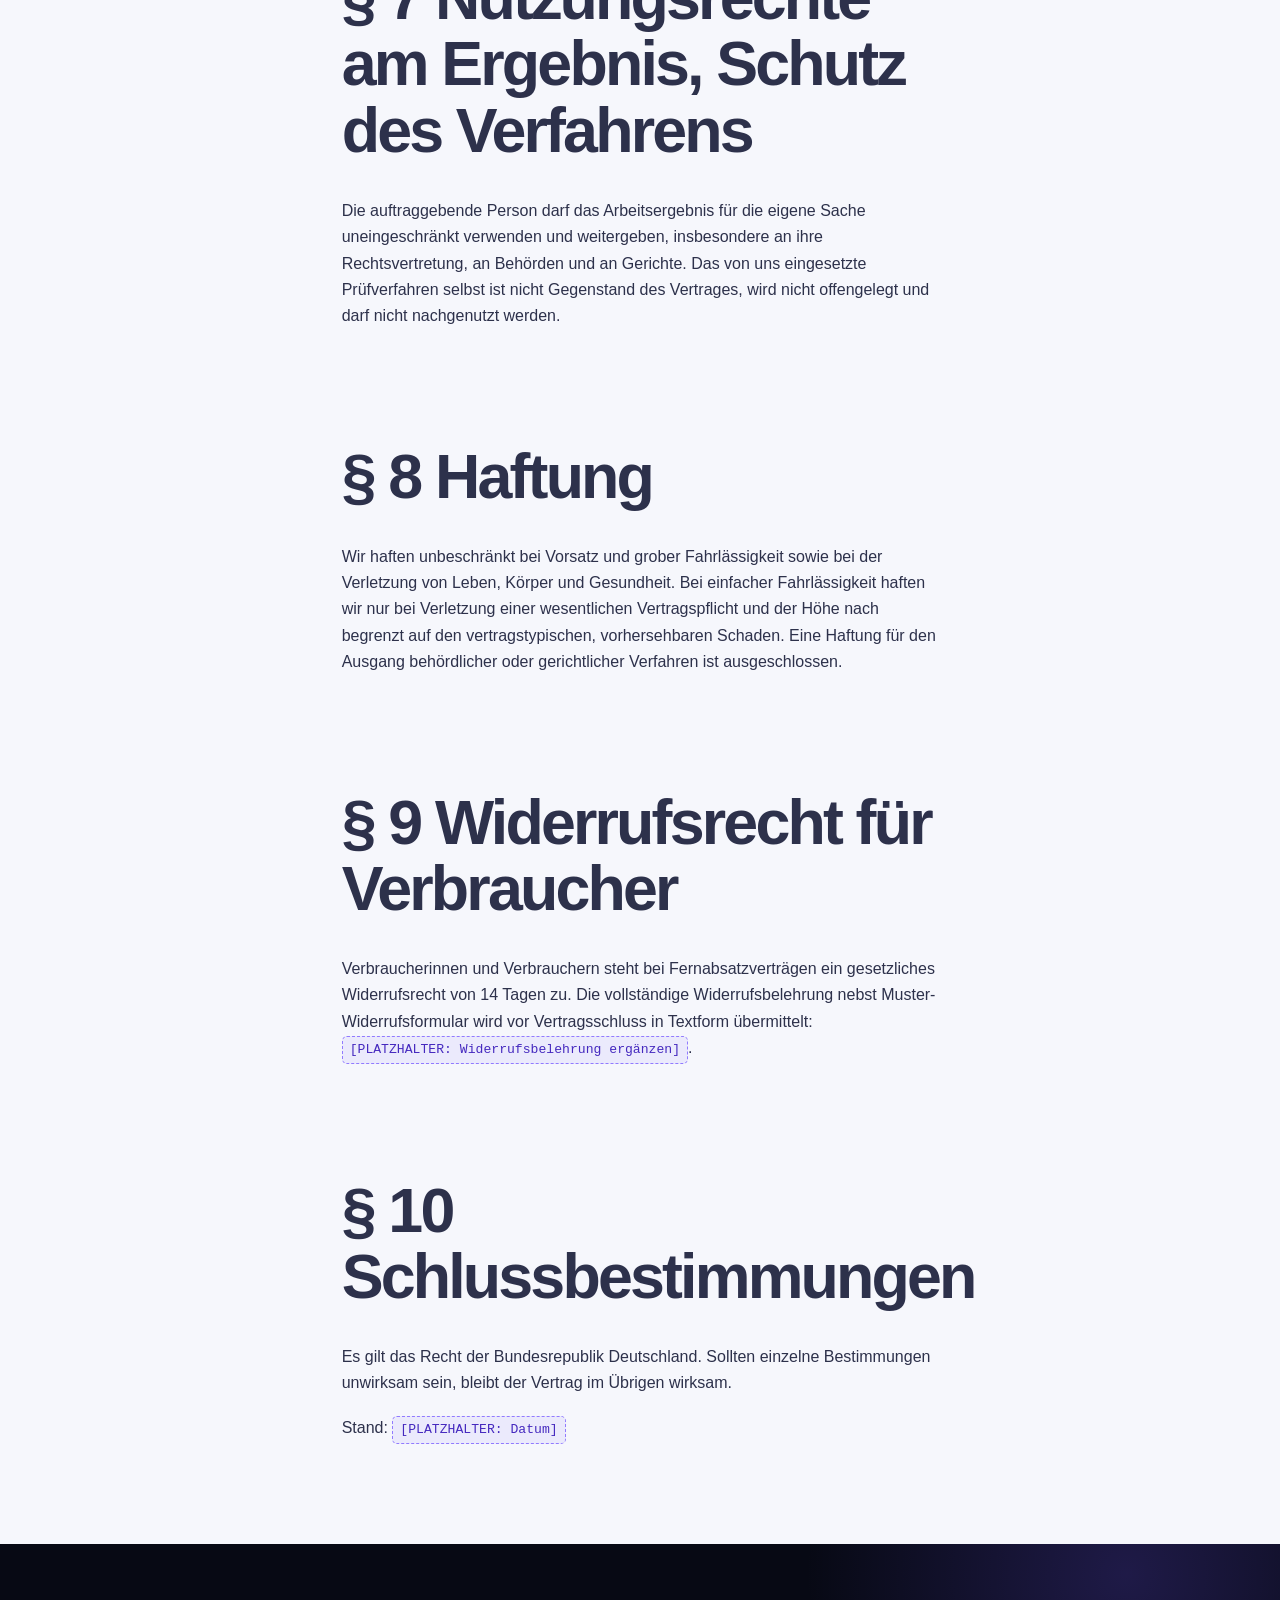
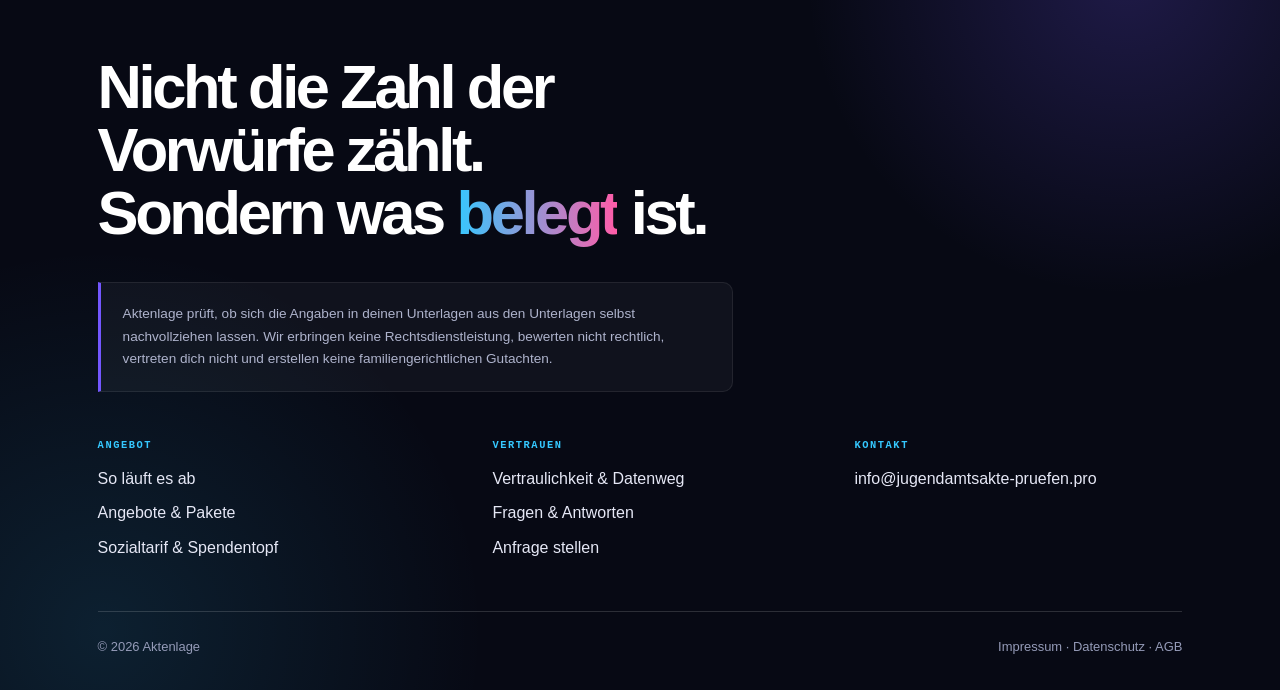
<file: agb.html>
<!DOCTYPE html>
<html lang="de">
<head>
  <meta charset="UTF-8" />
  <meta name="viewport" content="width=device-width, initial-scale=1.0" />
  <meta name="theme-color" content="#070914" />
  <title>AGB — Aktenlage</title>
  <meta name="description" content="Allgemeine Geschäftsbedingungen für die Aktenprüfung." />
  <meta name="robots" content="noindex" />
  <link rel="icon" href="favicon.svg" type="image/svg+xml" />
  <link rel="stylesheet" href="css/styles.css?v=20260919-2" />
</head>
<body>
  <a class="skip-link" href="#inhalt">Zum Inhalt springen</a>

  <header class="header">
    <div class="container header__inner">
      <a class="logo" href="index.html" aria-label="Aktenlage — zur Startseite">
        <svg viewBox="0 0 32 32" aria-hidden="true" focusable="false">
          <rect x="4" y="6" width="19" height="4.8" rx="1.4" fill="#ffffff"/>
          <rect x="4" y="13.6" width="24" height="4.8" rx="1.4" fill="#35c8ff"/>
          <rect x="4" y="21.2" width="15" height="4.8" rx="1.4" fill="#ff5ca8" opacity=".85"/>
        </svg>
        Akten<span>lage</span>
      </a>
      <button class="burger" type="button" aria-label="Menü öffnen" aria-expanded="false">☰</button>
      <nav class="nav" aria-label="Hauptnavigation">
        <a href="ablauf.html">Ablauf</a>
        <a href="angebote.html">Angebote</a>
        <a href="vertraulichkeit.html">Vertraulichkeit</a>
        <a href="fragen.html">Fragen</a>
        <a class="btn" href="anfrage.html">Anfrage stellen</a>
      </nav>
    </div>
  </header>

  <main id="inhalt">
    <section class="sec sec--papier sec--kompakt">
      <div class="container container--schmal prosa">
        <p class="reiter">Rechtliches</p>
        <h1>Allgemeine Geschäftsbedingungen</h1>

        <div class="hinweis">
          <p><strong>Entwurf — vor der Veröffentlichung anwaltlich prüfen lassen.</strong> Dieser Text ist
          ein Gerüst, das die tatsächliche Arbeitsweise abbildet. Er ersetzt keine anwaltlich geprüften
          Geschäftsbedingungen, insbesondere nicht bei Verträgen mit Verbraucherinnen und Verbrauchern.</p>
        </div>

        <h2>§ 1 Geltungsbereich</h2>
        <p>Diese Bedingungen gelten für alle Verträge zwischen
        WOW CAMP Justyna Martynek, Kamionka 11, 87-300 Brodnica, Polen (nachfolgend „wir"), und der
        auftraggebenden Person über die Durchsicht und Aufbereitung von Unterlagen.</p>

        <h2>§ 2 Gegenstand der Leistung</h2>
        <p>Wir prüfen die uns überlassenen Unterlagen darauf, ob sich die darin enthaltenen Angaben aus
        den Unterlagen selbst nachvollziehen lassen, und stellen das Ergebnis schriftlich dar. Umfang und
        Form der Leistung ergeben sich aus dem jeweiligen Angebot.</p>
        <p><strong>Ausdrücklich nicht geschuldet sind:</strong> Rechtsdienstleistungen im Sinne des § 2
        RDG, insbesondere die rechtliche Prüfung eines Einzelfalls, die Einschätzung von
        Erfolgsaussichten, die Erstellung von Schriftsätzen und jede Form der Vertretung gegenüber
        Behörden oder Gerichten; ferner die Erstellung von Gutachten, insbesondere
        familienpsychologischer Gutachten, sowie jede Form von Therapie oder Diagnostik.</p>
        <p>Wir schulden eine sorgfältige Durchsicht nach dem von uns eingesetzten Verfahren, nicht einen
        bestimmten inhaltlichen Befund und keinen bestimmten Verfahrensausgang.</p>

        <h2>§ 3 Zustandekommen des Vertrages</h2>
        <p>Die Darstellung auf dieser Website ist kein bindendes Angebot. Nach Anfrage, Erstgespräch und
        Sichtung des Umfangs unterbreiten wir ein schriftliches Angebot mit Festpreis und Zeitrahmen.
        Der Vertrag kommt mit dessen Annahme in Textform zustande.</p>

        <h2>§ 4 Mitwirkung</h2>
        <p>Die auftraggebende Person stellt die Unterlagen vollständig und in lesbarer Form auf dem
        vereinbarten Weg zur Verfügung und sichert zu, zur Weitergabe berechtigt zu sein. Unterlagen
        werden ausschließlich als Kopie beziehungsweise Datei überlassen; Originale verbleiben bei der
        auftraggebenden Person. Werden Unterlagen unvollständig oder verspätet übergeben, verlängern sich
        vereinbarte Fristen entsprechend.</p>

        <h2>§ 5 Preise und Zahlung</h2>
        <p>Es gilt der im Angebot genannte Festpreis. Rechnungen sind innerhalb von
        <span class="ph">[PLATZHALTER: Zahlungsziel]</span> ohne Abzug zahlbar. Ratenzahlung und
        reduzierte Tarife können gesondert vereinbart werden.</p>

        <h2>§ 6 Vertraulichkeit</h2>
        <p>Wir behandeln alle uns bekannt werdenden Informationen vertraulich, geben sie nicht an Dritte
        weiter und verwenden sie ausschließlich für den erteilten Auftrag. Diese Pflicht besteht über das
        Ende des Auftrags hinaus fort. Unterlagen und Arbeitsergebnisse werden nach Abschluss innerhalb
        von <span class="ph">[PLATZHALTER: Frist]</span> gelöscht oder zurückgegeben, soweit keine
        gesetzliche Aufbewahrungspflicht besteht.</p>

        <h2>§ 7 Nutzungsrechte am Ergebnis, Schutz des Verfahrens</h2>
        <p>Die auftraggebende Person darf das Arbeitsergebnis für die eigene Sache uneingeschränkt
        verwenden und weitergeben, insbesondere an ihre Rechtsvertretung, an Behörden und an Gerichte.
        Das von uns eingesetzte Prüfverfahren selbst ist nicht Gegenstand des Vertrages, wird nicht
        offengelegt und darf nicht nachgenutzt werden.</p>

        <h2>§ 8 Haftung</h2>
        <p>Wir haften unbeschränkt bei Vorsatz und grober Fahrlässigkeit sowie bei der Verletzung von
        Leben, Körper und Gesundheit. Bei einfacher Fahrlässigkeit haften wir nur bei Verletzung einer
        wesentlichen Vertragspflicht und der Höhe nach begrenzt auf den vertragstypischen,
        vorhersehbaren Schaden. Eine Haftung für den Ausgang behördlicher oder gerichtlicher Verfahren
        ist ausgeschlossen.</p>

        <h2>§ 9 Widerrufsrecht für Verbraucher</h2>
        <p>Verbraucherinnen und Verbrauchern steht bei Fernabsatzverträgen ein gesetzliches
        Widerrufsrecht von 14 Tagen zu. Die vollständige Widerrufsbelehrung nebst Muster-Widerrufsformular
        wird vor Vertragsschluss in Textform übermittelt:
        <span class="ph">[PLATZHALTER: Widerrufsbelehrung ergänzen]</span>.</p>

        <h2>§ 10 Schlussbestimmungen</h2>
        <p>Es gilt das Recht der Bundesrepublik Deutschland. Sollten einzelne Bestimmungen unwirksam sein,
        bleibt der Vertrag im Übrigen wirksam.</p>
        <p>Stand: <span class="ph">[PLATZHALTER: Datum]</span></p>
      </div>
    </section>
  </main>

  <footer class="footer">
    <div class="container">
      <p class="footer__claim">Nicht die Zahl der Vorwürfe zählt. Sondern was <span>belegt</span> ist.</p>

      <p class="abgrenzung">Aktenlage prüft, ob sich die Angaben in deinen Unterlagen aus den Unterlagen
      selbst nachvollziehen lassen. Wir erbringen keine Rechtsdienstleistung, bewerten nicht rechtlich,
      vertreten dich nicht und erstellen keine familiengerichtlichen Gutachten.</p>

      <div class="footer__grid">
        <div>
          <h4>Angebot</h4>
          <ul>
            <li><a href="ablauf.html">So läuft es ab</a></li>
            <li><a href="angebote.html">Angebote &amp; Pakete</a></li>
            <li><a href="sozialtarif.html">Sozialtarif &amp; Spendentopf</a></li>
          </ul>
        </div>
        <div>
          <h4>Vertrauen</h4>
          <ul>
            <li><a href="vertraulichkeit.html">Vertraulichkeit &amp; Datenweg</a></li>
            <li><a href="fragen.html">Fragen &amp; Antworten</a></li>
            <li><a href="anfrage.html">Anfrage stellen</a></li>
          </ul>
        </div>
        <div>
          <h4>Kontakt</h4>
          <ul>
            <li><a href="mailto:info@jugendamtsakte-pruefen.pro">info@jugendamtsakte-pruefen.pro</a></li>
          </ul>
        </div>
      </div>

      <div class="footer__meta">
        <span>© <span data-jahr></span> Aktenlage</span>
        <span><a href="impressum.html">Impressum</a> · <a href="datenschutz.html">Datenschutz</a> · <a href="agb.html">AGB</a></span>
      </div>
    </div>
  </footer>

  <div id="datenschutz-hinweis" class="notice" hidden>
    <p>Diese Website nutzt keine Analyse- oder Werbe-Cookies und bindet keine externen Inhalte ein. Mehr in der <a href="datenschutz.html">Datenschutzerklärung</a>.</p>
    <button class="btn btn--hell" type="button">Verstanden</button>
  </div>

  <script src="js/main.js"></script>
</body>
</html>
</file>
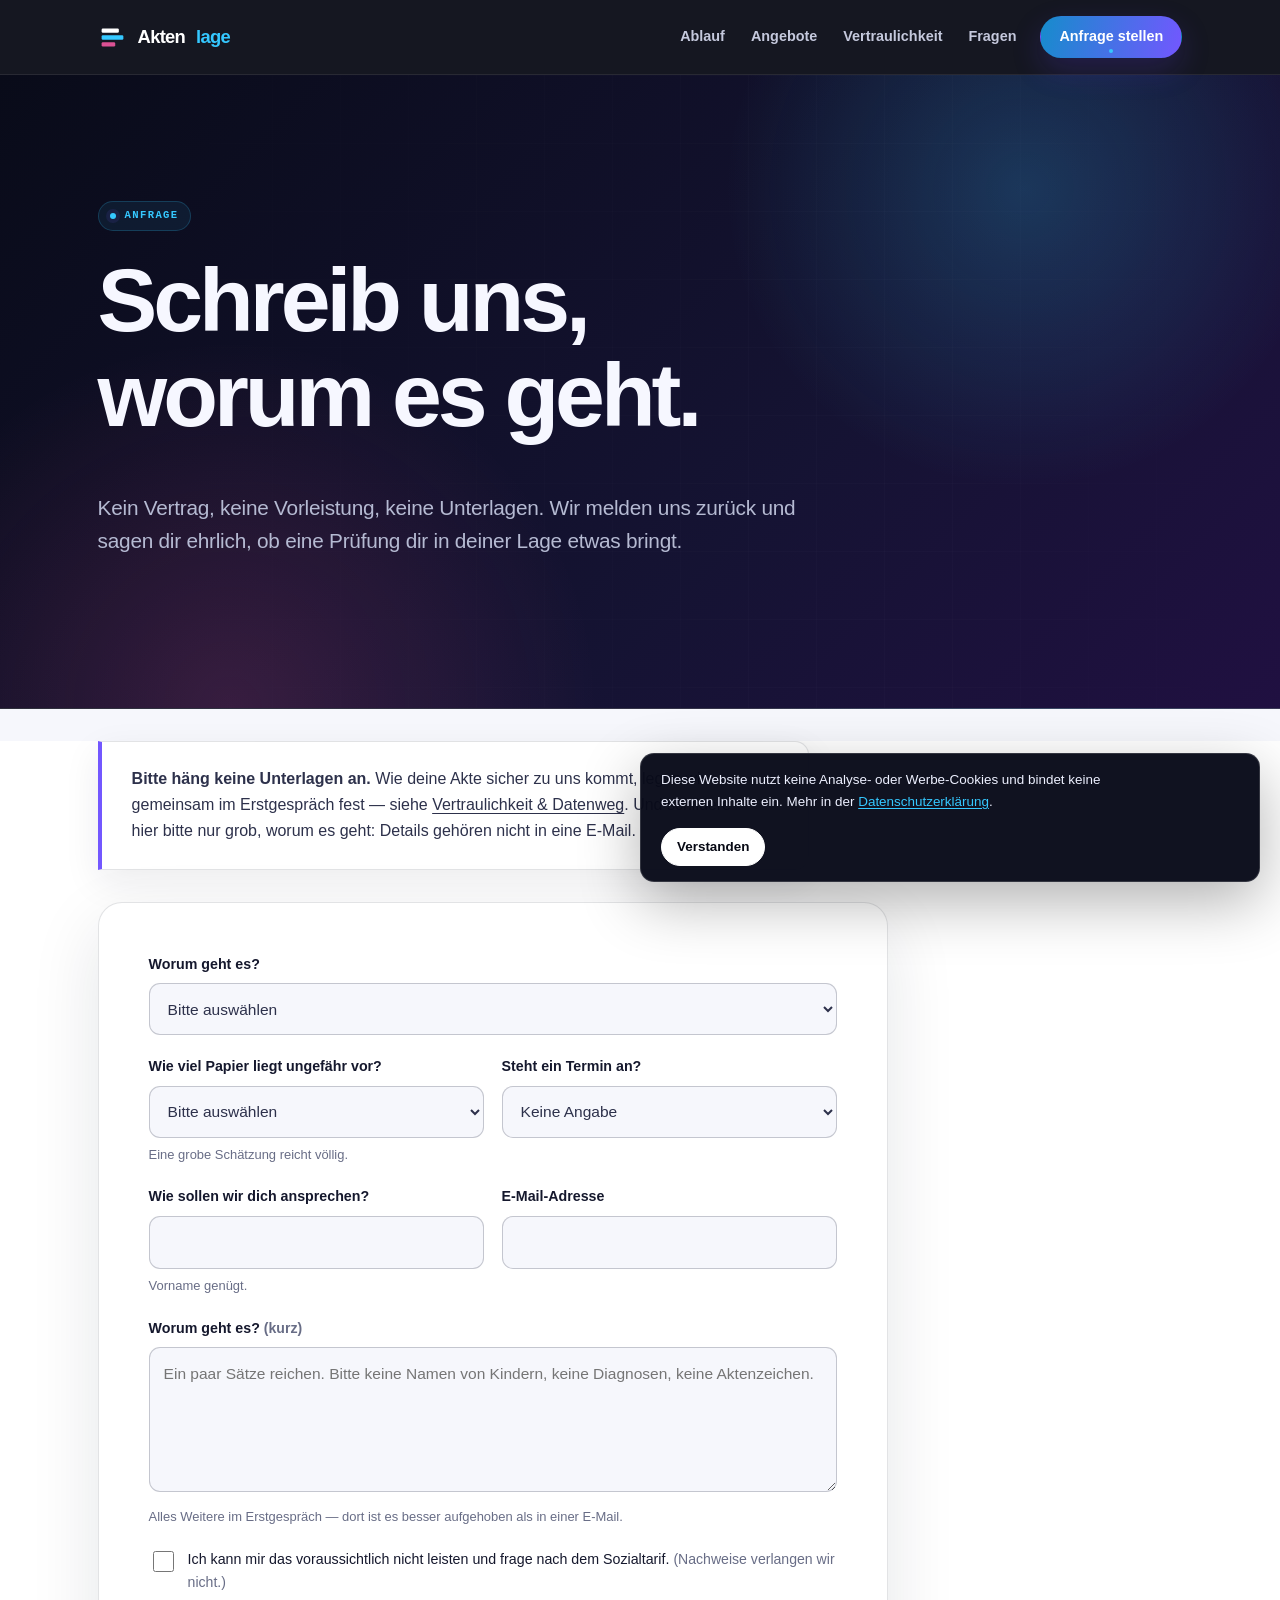
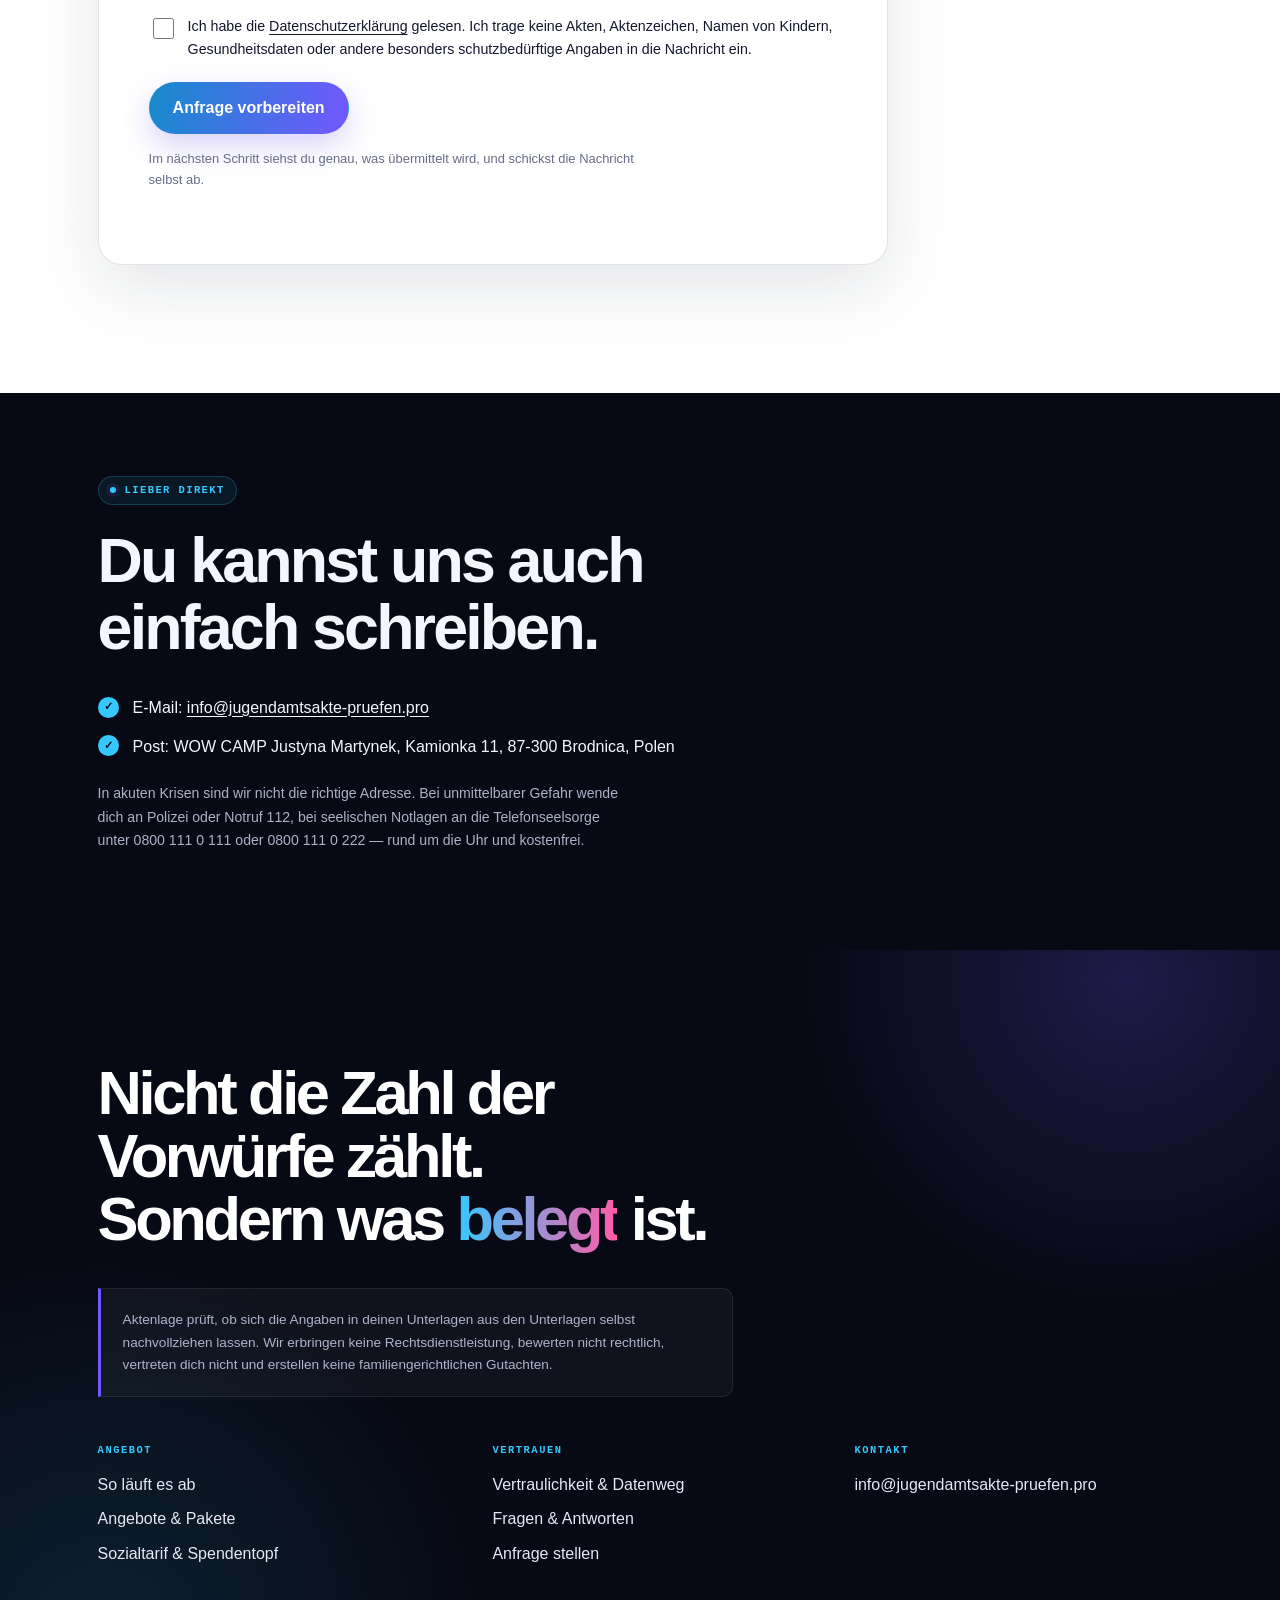
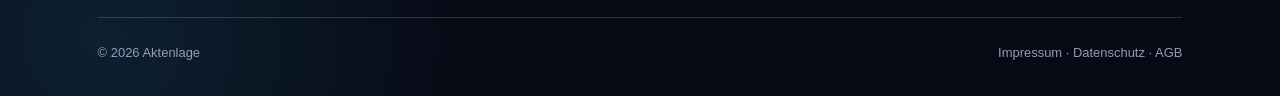
<file: anfrage.html>
<!DOCTYPE html>
<html lang="de">
<head>
  <meta charset="UTF-8" />
  <meta name="viewport" content="width=device-width, initial-scale=1.0" />
  <meta name="theme-color" content="#070914" />
  <title>Anfrage stellen — Aktenlage</title>
  <meta name="description" content="Stell deine Anfrage zur Aktenprüfung: kurz schildern, worum es geht. Das Formular sendet nichts an einen Server — es füllt eine E-Mail vor, die du selbst abschickst." />
  
  <!-- Suchmaschinenfreigabe bleibt bis zum Livegang gesperrt. -->
  <meta name="robots" content="noindex, nofollow" />
  <link rel="icon" href="favicon.svg" type="image/svg+xml" />
  <link rel="stylesheet" href="css/styles.css?v=20260919-5" />
</head>
<body>
  <a class="skip-link" href="#inhalt">Zum Inhalt springen</a>

  <header class="header">
    <div class="container header__inner">
      <a class="logo" href="index.html" aria-label="Aktenlage — zur Startseite">
        <svg viewBox="0 0 32 32" aria-hidden="true" focusable="false">
          <rect x="4" y="6" width="19" height="4.8" rx="1.4" fill="#ffffff"/>
          <rect x="4" y="13.6" width="24" height="4.8" rx="1.4" fill="#35c8ff"/>
          <rect x="4" y="21.2" width="15" height="4.8" rx="1.4" fill="#ff5ca8" opacity=".85"/>
        </svg>
        Akten<span>lage</span>
      </a>
      <button class="burger" type="button" aria-label="Menü öffnen" aria-expanded="false">☰</button>
      <nav class="nav" aria-label="Hauptnavigation">
        <a href="ablauf.html">Ablauf</a>
        <a href="angebote.html">Angebote</a>
        <a href="vertraulichkeit.html">Vertraulichkeit</a>
        <a href="fragen.html">Fragen</a>
        <a class="btn" href="anfrage.html">Anfrage stellen</a>
      </nav>
    </div>
  </header>

  <main id="inhalt">
    <section class="sec sec--papier sec--kompakt unterseiten-hero">
      <div class="container">
        <p class="reiter" data-reveal>Anfrage</p>
        <h1 data-reveal>Schreib uns, worum es geht.</h1>
        <p class="gross" data-reveal>Kein Vertrag, keine Vorleistung, keine Unterlagen. Wir melden uns
        zurück und sagen dir ehrlich, ob eine Prüfung dir in deiner Lage etwas bringt.</p>
      </div>
    </section>

    <section class="sec sec--karte" style="padding-top:0">
      <div class="container">

        <div class="hinweis" data-reveal>
          <p><strong>Bitte häng keine Unterlagen an.</strong> Wie deine Akte sicher zu uns kommt,
          legen wir gemeinsam im Erstgespräch fest — siehe
          <a href="vertraulichkeit.html">Vertraulichkeit &amp; Datenweg</a>. Und schildere hier bitte
          nur grob, worum es geht: Details gehören nicht in eine E-Mail.</p>
        </div>

        <div class="formkarte" data-reveal>
          <form id="anfrage-formular" novalidate>

            <div class="feld">
              <label for="anliegen">Worum geht es?</label>
              <select id="anliegen" name="anliegen" required>
                <option value="">Bitte auswählen</option>
                <option>Prüfung meiner Unterlagen aus einem Jugendamtsverfahren</option>
                <option>Prüfung meiner Unterlagen aus einem familiengerichtlichen Verfahren</option>
                <option>Prüfung eines einzelnen Dokuments</option>
                <option>Chronologie meiner Unterlagen</option>
                <option>Ich weiß noch nicht genau — ich brauche erst ein Gespräch</option>
              </select>
              <p class="feld__fehler"></p>
            </div>

            <div class="feld-zeile">
              <div class="feld">
                <label for="umfang">Wie viel Papier liegt ungefähr vor?</label>
                <select id="umfang" name="umfang" required>
                  <option value="">Bitte auswählen</option>
                  <option>Weniger als 50 Seiten</option>
                  <option>50 bis 150 Seiten</option>
                  <option>150 bis 400 Seiten</option>
                  <option>Mehr als 400 Seiten</option>
                  <option>Ich habe die Unterlagen noch nicht</option>
                </select>
                <p class="feld__hilfe">Eine grobe Schätzung reicht völlig.</p>
                <p class="feld__fehler"></p>
              </div>

              <div class="feld">
                <label for="dringlichkeit">Steht ein Termin an?</label>
                <select id="dringlichkeit" name="dringlichkeit">
                  <option value="">Keine Angabe</option>
                  <option>Nein, es eilt nicht</option>
                  <option>Ja, innerhalb der nächsten vier Wochen</option>
                  <option>Ja, innerhalb der nächsten zwei Wochen</option>
                  <option>Ja, in den nächsten Tagen</option>
                </select>
                <p class="feld__fehler"></p>
              </div>
            </div>

            <div class="feld-zeile">
              <div class="feld">
                <label for="name">Wie sollen wir dich ansprechen?</label>
                <input type="text" id="name" name="name" autocomplete="name" required />
                <p class="feld__hilfe">Vorname genügt.</p>
                <p class="feld__fehler"></p>
              </div>

              <div class="feld">
                <label for="email">E-Mail-Adresse</label>
                <input type="email" id="email" name="email" autocomplete="email" required />
                <p class="feld__fehler"></p>
              </div>
            </div>

            <div class="feld">
              <label for="nachricht">Worum geht es? <span class="klein">(kurz)</span></label>
              <textarea id="nachricht" name="nachricht"
                placeholder="Ein paar Sätze reichen. Bitte keine Namen von Kindern, keine Diagnosen, keine Aktenzeichen."></textarea>
              <p class="feld__hilfe">Alles Weitere im Erstgespräch — dort ist es besser aufgehoben als in einer E-Mail.</p>
            </div>

            <div class="feld feld--check">
              <input type="checkbox" id="sozialtarif" name="sozialtarif" />
              <label for="sozialtarif">Ich kann mir das voraussichtlich nicht leisten und frage nach dem
              Sozialtarif. <span class="klein">(Nachweise verlangen wir nicht.)</span></label>
            </div>

            <div class="feld feld--check">
              <input type="checkbox" id="einwilligung" name="einwilligung" required />
              <label for="einwilligung">Ich habe die <a href="datenschutz.html">Datenschutzerklärung</a>
              gelesen. Ich trage keine Akten, Aktenzeichen, Namen von Kindern, Gesundheitsdaten oder
              andere besonders schutzbedürftige Angaben in die Nachricht ein.</label>
            </div>
            <p class="feld__fehler" style="margin-top:-10px"></p>

            <button class="btn" type="submit">Anfrage vorbereiten</button>
            <p class="feld__hilfe" style="margin-top:14px">Im nächsten Schritt siehst du genau, was
            übermittelt wird, und schickst die Nachricht selbst ab.</p>
          </form>

          <div id="anfrage-ergebnis" class="formular__ergebnis" aria-live="polite"></div>
        </div>

      </div>
    </section>

    <section class="sec sec--tinte sec--kompakt">
      <div class="container">
        <p class="reiter" data-reveal>Lieber direkt</p>
        <h2 data-reveal>Du kannst uns auch einfach schreiben.</h2>
        <ul class="haken" data-reveal>
          <li>E-Mail: <a href="mailto:info@jugendamtsakte-pruefen.pro">info@jugendamtsakte-pruefen.pro</a></li>
          <li>Post: WOW CAMP Justyna Martynek, Kamionka 11, 87-300 Brodnica, Polen</li>
        </ul>
        <p class="klein" data-reveal>In akuten Krisen sind wir nicht die richtige Adresse. Bei
        unmittelbarer Gefahr wende dich an Polizei oder Notruf 112, bei seelischen Notlagen an die
        Telefonseelsorge unter 0800 111 0 111 oder 0800 111 0 222 — rund um die Uhr und kostenfrei.</p>
      </div>
    </section>
  </main>

  <footer class="footer">
    <div class="container">
      <p class="footer__claim">Nicht die Zahl der Vorwürfe zählt. Sondern was <span>belegt</span> ist.</p>

      <p class="abgrenzung">Aktenlage prüft, ob sich die Angaben in deinen Unterlagen aus den Unterlagen
      selbst nachvollziehen lassen. Wir erbringen keine Rechtsdienstleistung, bewerten nicht rechtlich,
      vertreten dich nicht und erstellen keine familiengerichtlichen Gutachten.</p>

      <div class="footer__grid">
        <div>
          <h4>Angebot</h4>
          <ul>
            <li><a href="ablauf.html">So läuft es ab</a></li>
            <li><a href="angebote.html">Angebote &amp; Pakete</a></li>
            <li><a href="sozialtarif.html">Sozialtarif &amp; Spendentopf</a></li>
          </ul>
        </div>
        <div>
          <h4>Vertrauen</h4>
          <ul>
            <li><a href="vertraulichkeit.html">Vertraulichkeit &amp; Datenweg</a></li>
            <li><a href="fragen.html">Fragen &amp; Antworten</a></li>
            <li><a href="anfrage.html">Anfrage stellen</a></li>
          </ul>
        </div>
        <div>
          <h4>Kontakt</h4>
          <ul>
            <li><a href="mailto:info@jugendamtsakte-pruefen.pro">info@jugendamtsakte-pruefen.pro</a></li>
          </ul>
        </div>
      </div>

      <div class="footer__meta">
        <span>© <span data-jahr></span> Aktenlage</span>
        <span><a href="impressum.html">Impressum</a> · <a href="datenschutz.html">Datenschutz</a> · <a href="agb.html">AGB</a></span>
      </div>
    </div>
  </footer>

  <div id="datenschutz-hinweis" class="notice" hidden>
    <p>Diese Website nutzt keine Analyse- oder Werbe-Cookies und bindet keine externen Inhalte ein. Mehr in der <a href="datenschutz.html">Datenschutzerklärung</a>.</p>
    <button class="btn btn--hell" type="button">Verstanden</button>
  </div>

  <script src="js/main.js"></script>
  <script>
    window.ANFRAGE_CONFIG = {
      marke: "Aktenlage",
      email: "info@jugendamtsakte-pruefen.pro"
    };
  </script>
  <script src="js/anfrage.js?v=20260919-2"></script>
</body>
</html>
</file>
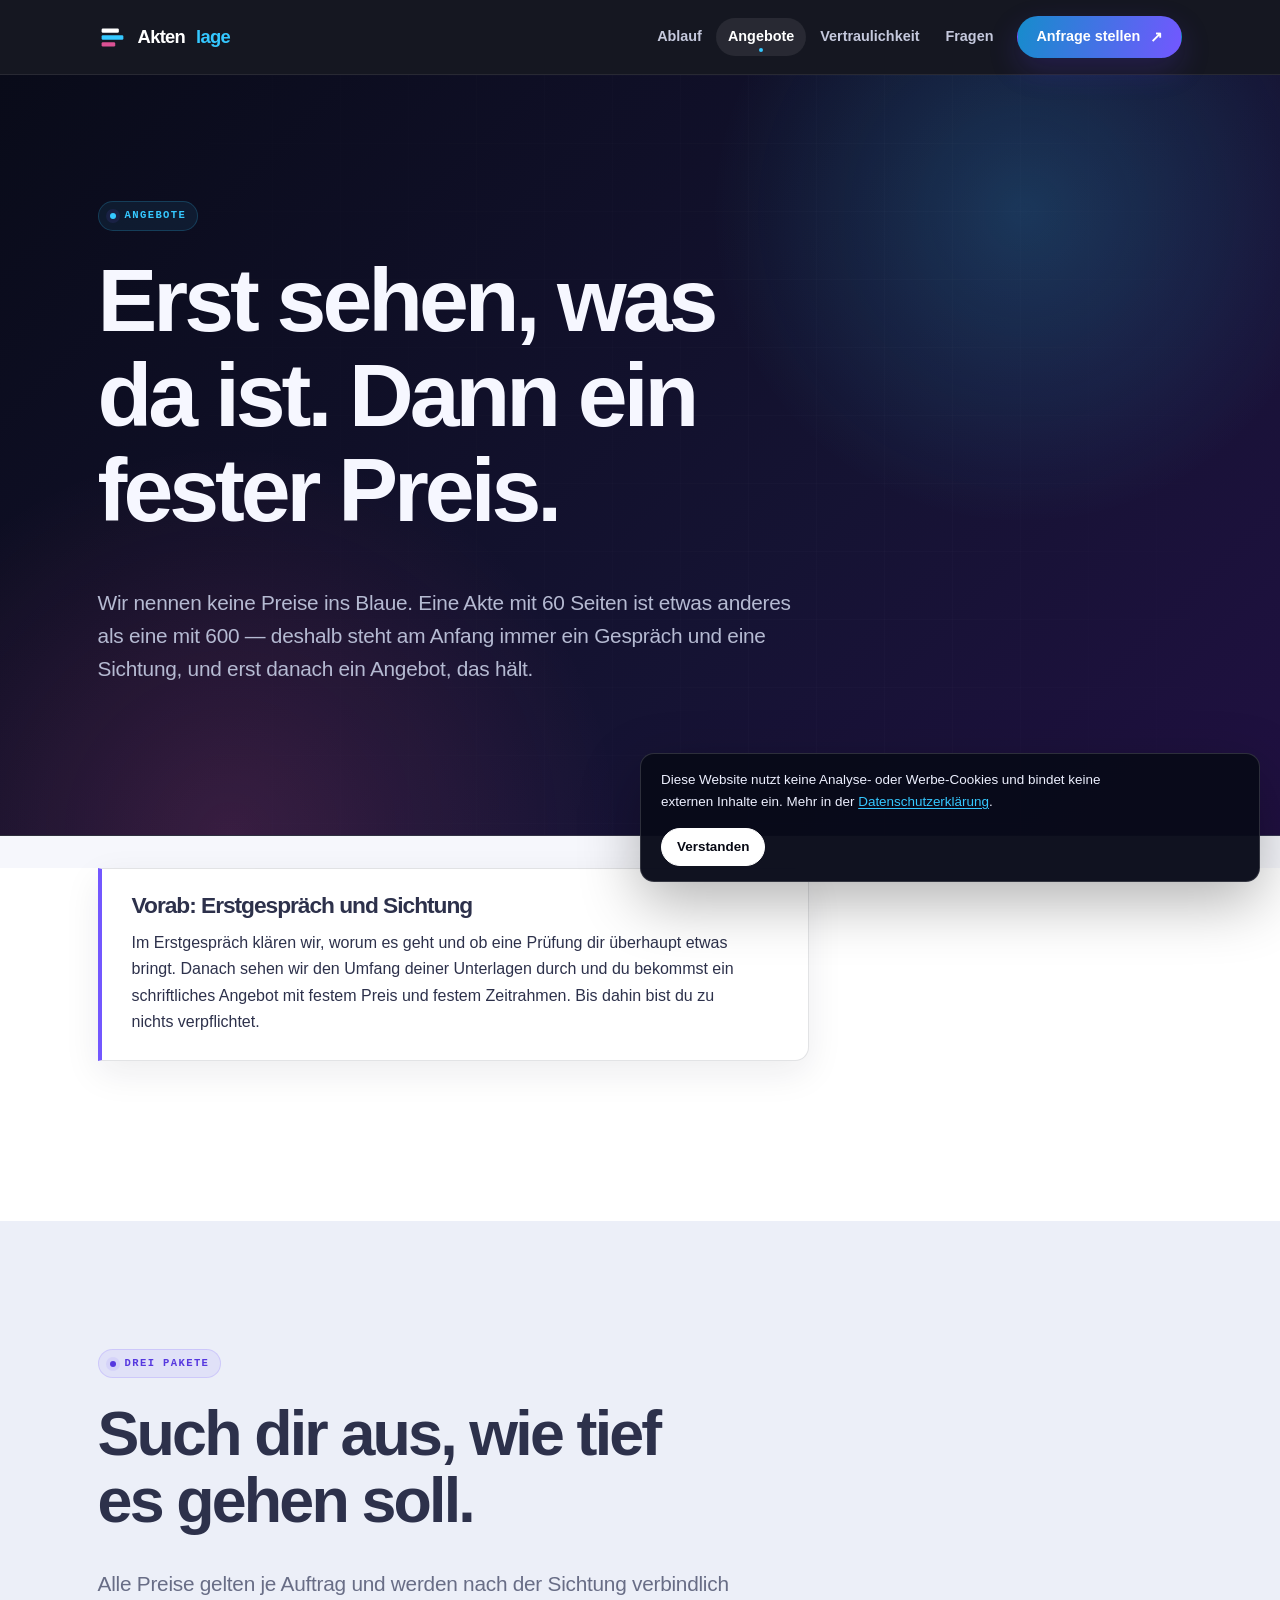
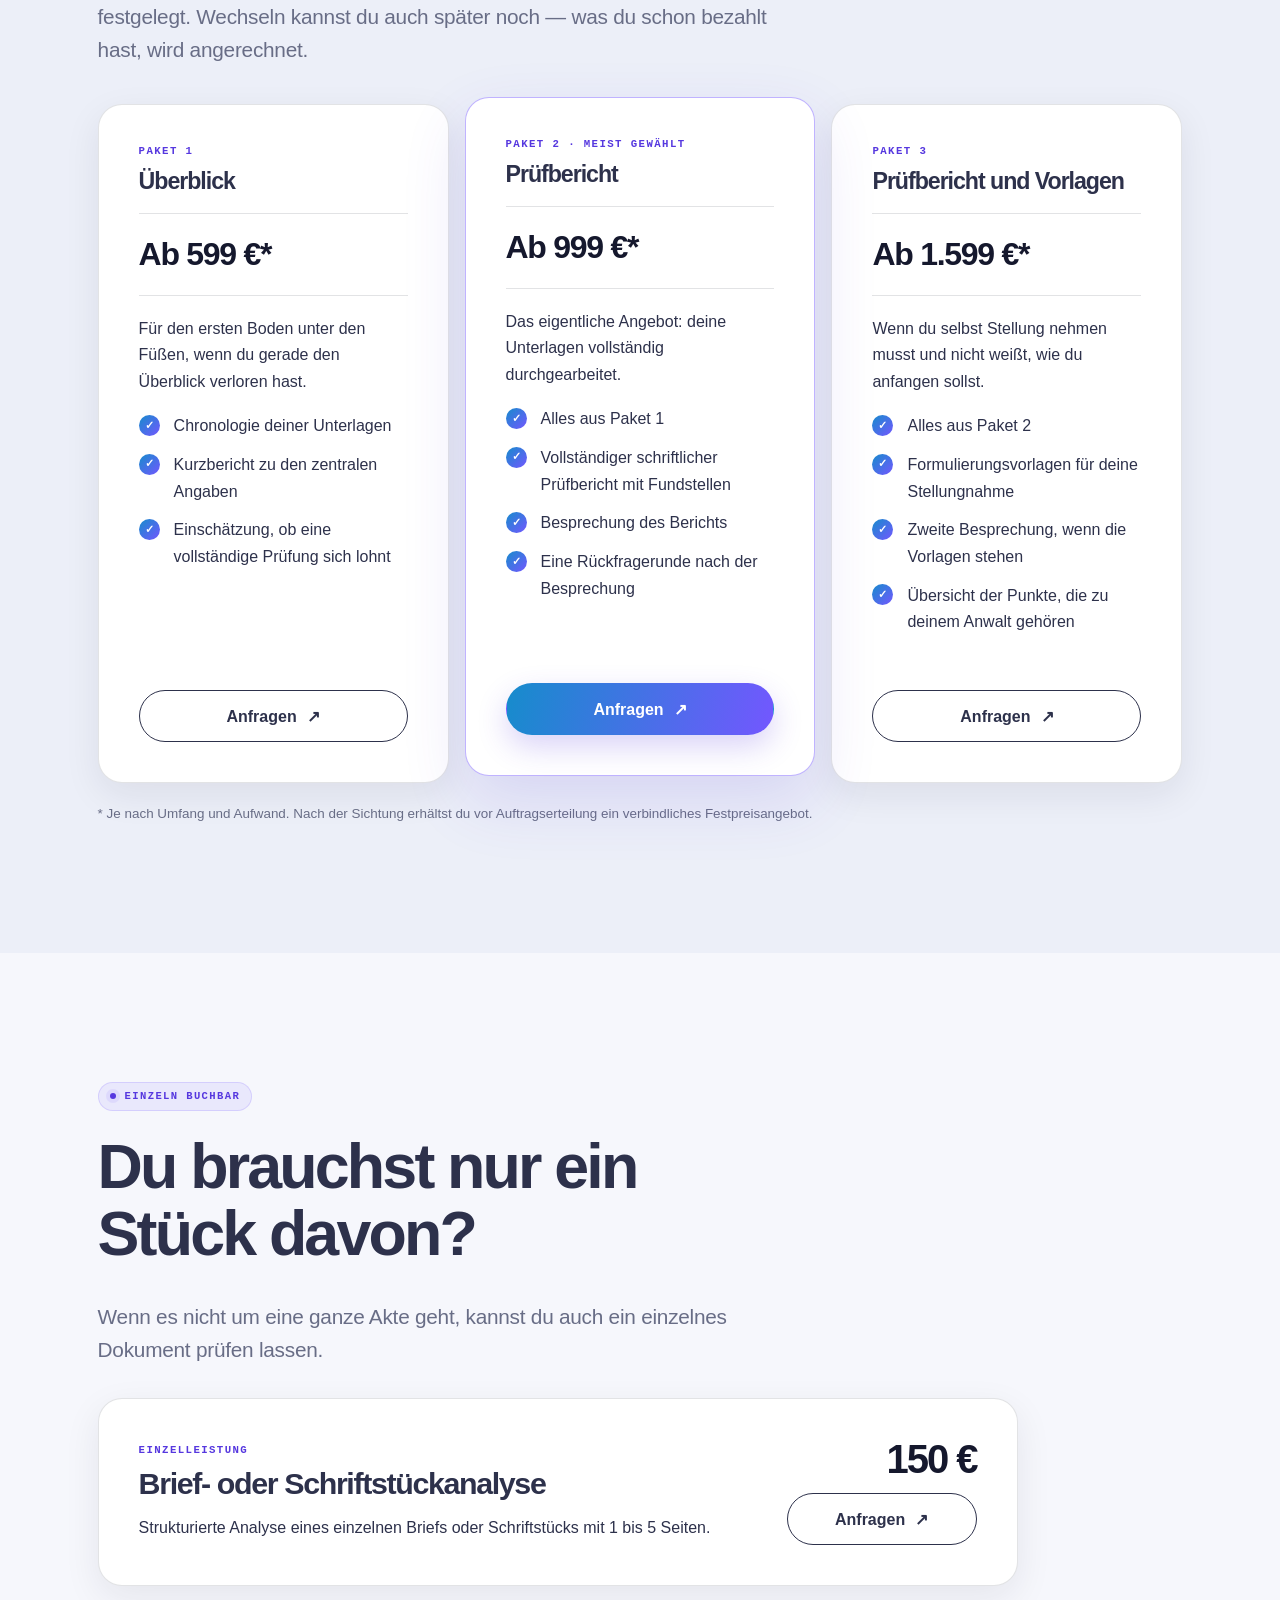
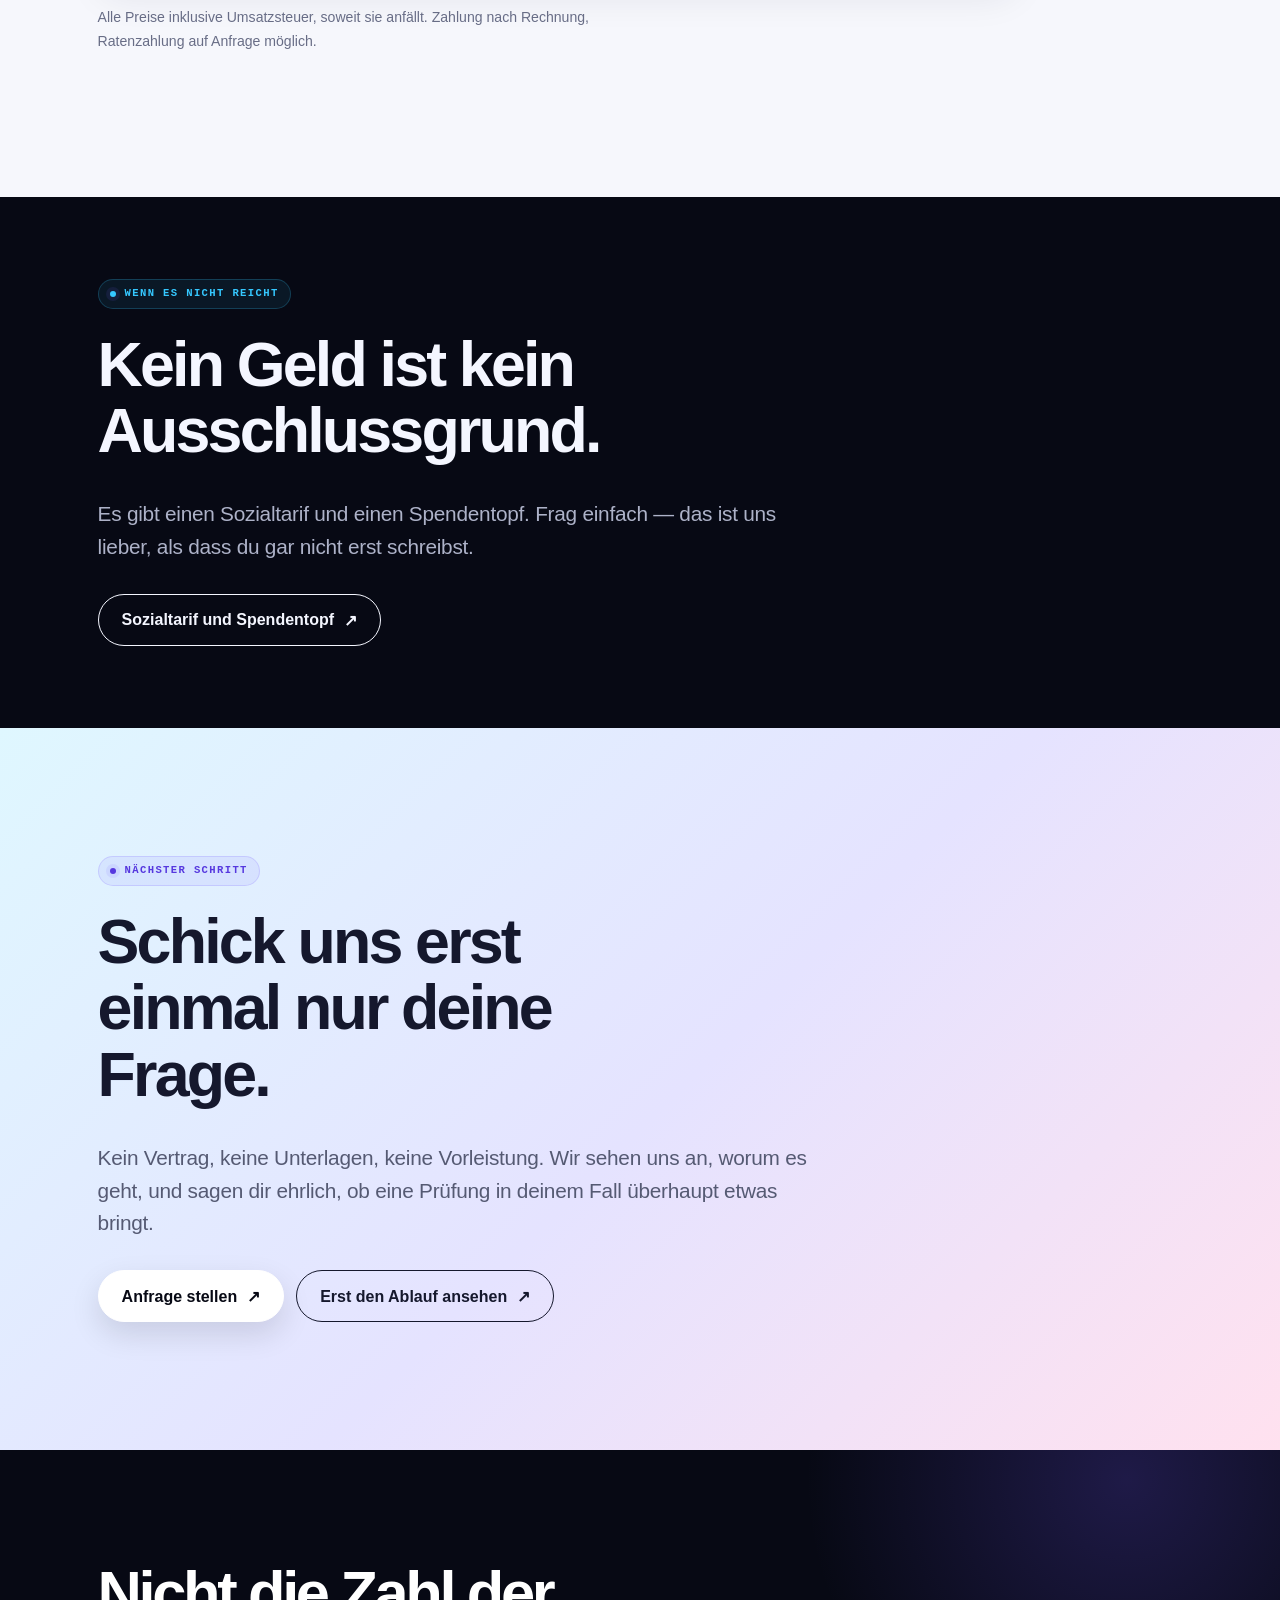
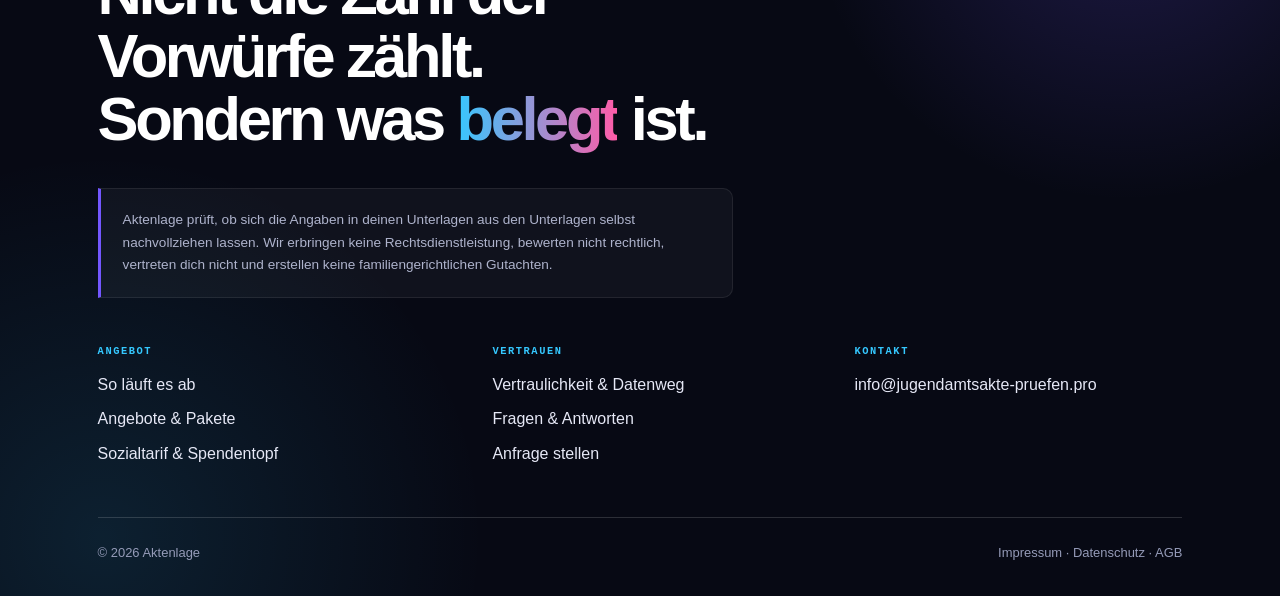
<file: angebote.html>
<!DOCTYPE html>
<html lang="de">
<head>
  <meta charset="UTF-8" />
  <meta name="viewport" content="width=device-width, initial-scale=1.0" />
  <meta name="theme-color" content="#070914" />
  <title>Angebote &amp; Pakete — Aktenlage</title>
  <meta name="description" content="Aktenprüfung in drei Paketen ab 599 Euro sowie Analyse einzelner Briefe und Schriftstücke mit bis zu fünf Seiten für 150 Euro." />
  
  <!-- Suchmaschinenfreigabe bleibt bis zum Livegang gesperrt. -->
  <meta name="robots" content="noindex, nofollow" />
  <link rel="icon" href="favicon.svg" type="image/svg+xml" />
  <link rel="stylesheet" href="css/styles.css?v=20260919-5" />
</head>
<body>
  <a class="skip-link" href="#inhalt">Zum Inhalt springen</a>

  <header class="header">
    <div class="container header__inner">
      <a class="logo" href="index.html" aria-label="Aktenlage — zur Startseite">
        <svg viewBox="0 0 32 32" aria-hidden="true" focusable="false">
          <rect x="4" y="6" width="19" height="4.8" rx="1.4" fill="#ffffff"/>
          <rect x="4" y="13.6" width="24" height="4.8" rx="1.4" fill="#35c8ff"/>
          <rect x="4" y="21.2" width="15" height="4.8" rx="1.4" fill="#ff5ca8" opacity=".85"/>
        </svg>
        Akten<span>lage</span>
      </a>
      <button class="burger" type="button" aria-label="Menü öffnen" aria-expanded="false">☰</button>
      <nav class="nav" aria-label="Hauptnavigation">
        <a href="ablauf.html">Ablauf</a>
        <a href="angebote.html">Angebote</a>
        <a href="vertraulichkeit.html">Vertraulichkeit</a>
        <a href="fragen.html">Fragen</a>
        <a class="btn" href="anfrage.html">Anfrage stellen</a>
      </nav>
    </div>
  </header>

  <main id="inhalt">
    <section class="sec sec--papier sec--kompakt unterseiten-hero">
      <div class="container">
        <p class="reiter" data-reveal>Angebote</p>
        <h1 data-reveal>Erst sehen, was da ist. Dann ein fester Preis.</h1>
        <p class="gross" data-reveal>Wir nennen keine Preise ins Blaue. Eine Akte mit 60 Seiten ist etwas
        anderes als eine mit 600 — deshalb steht am Anfang immer ein Gespräch und eine Sichtung, und erst
        danach ein Angebot, das hält.</p>
      </div>
    </section>

    <section class="sec sec--karte" style="padding-top:0">
      <div class="container">
        <div class="hinweis" data-reveal>
          <h3 style="margin-top:0">Vorab: Erstgespräch und Sichtung</h3>
          <p>Im Erstgespräch klären wir, worum es geht und ob eine Prüfung dir überhaupt etwas bringt.
          Danach sehen wir den Umfang deiner Unterlagen durch und du bekommst ein schriftliches Angebot
          mit festem Preis und festem Zeitrahmen. Bis dahin bist du zu nichts verpflichtet.</p>
        </div>
      </div>
    </section>

    <section class="sec sec--papier2">
      <div class="container">
        <p class="reiter" data-reveal>Drei Pakete</p>
        <h2 data-reveal>Such dir aus, wie tief es gehen soll.</h2>
        <p class="gross" data-reveal>Alle Preise gelten je Auftrag und werden nach der Sichtung
        verbindlich festgelegt. Wechseln kannst du auch später noch — was du schon bezahlt hast,
        wird angerechnet.</p>

        <div class="raster" data-reveal>

          <div class="paket">
            <p class="paket__stufe">Paket 1</p>
            <h3>Überblick</h3>
            <p class="paket__preis"><strong>Ab 599&nbsp;€*</strong></p>
            <p>Für den ersten Boden unter den Füßen, wenn du gerade den Überblick verloren hast.</p>
            <ul class="haken">
              <li>Chronologie deiner Unterlagen</li>
              <li>Kurzbericht zu den zentralen Angaben</li>
              <li>Einschätzung, ob eine vollständige Prüfung sich lohnt</li>
            </ul>
            <a class="btn btn--outline" href="anfrage.html">Anfragen</a>
          </div>

          <div class="paket paket--betont">
            <p class="paket__stufe">Paket 2 · meist gewählt</p>
            <h3>Prüfbericht</h3>
            <p class="paket__preis"><strong>Ab 999&nbsp;€*</strong></p>
            <p>Das eigentliche Angebot: deine Unterlagen vollständig durchgearbeitet.</p>
            <ul class="haken">
              <li>Alles aus Paket 1</li>
              <li>Vollständiger schriftlicher Prüfbericht mit Fundstellen</li>
              <li>Besprechung des Berichts</li>
              <li>Eine Rückfragerunde nach der Besprechung</li>
            </ul>
            <a class="btn" href="anfrage.html">Anfragen</a>
          </div>

          <div class="paket">
            <p class="paket__stufe">Paket 3</p>
            <h3>Prüfbericht und Vorlagen</h3>
            <p class="paket__preis"><strong>Ab 1.599&nbsp;€*</strong></p>
            <p>Wenn du selbst Stellung nehmen musst und nicht weißt, wie du anfangen sollst.</p>
            <ul class="haken">
              <li>Alles aus Paket 2</li>
              <li>Formulierungsvorlagen für deine Stellungnahme</li>
              <li>Zweite Besprechung, wenn die Vorlagen stehen</li>
              <li>Übersicht der Punkte, die zu deinem Anwalt gehören</li>
            </ul>
            <a class="btn btn--outline" href="anfrage.html">Anfragen</a>
          </div>

        </div>

        <p class="preis-hinweis" data-reveal>* Je nach Umfang und Aufwand. Nach der Sichtung erhältst
        du vor Auftragserteilung ein verbindliches Festpreisangebot.</p>
      </div>
    </section>

    <section class="sec sec--papier">
      <div class="container">
        <p class="reiter" data-reveal>Einzeln buchbar</p>
        <h2 data-reveal>Du brauchst nur ein Stück davon?</h2>
        <p class="gross" data-reveal>Wenn es nicht um eine ganze Akte geht, kannst du auch ein
        einzelnes Dokument prüfen lassen.</p>

        <div class="einzelpreis" data-reveal>
          <div>
            <p class="paket__stufe">Einzelleistung</p>
            <h3>Brief- oder Schriftstückanalyse</h3>
            <p>Strukturierte Analyse eines einzelnen Briefs oder Schriftstücks mit 1 bis 5 Seiten.</p>
          </div>
          <div class="einzelpreis__aktion">
            <p class="einzelpreis__betrag">150&nbsp;€</p>
            <a class="btn btn--outline" href="anfrage.html">Anfragen</a>
          </div>
        </div>

        <p class="klein" data-reveal>Alle Preise inklusive Umsatzsteuer, soweit sie anfällt.
        Zahlung nach Rechnung, Ratenzahlung auf Anfrage möglich.</p>
      </div>
    </section>

    <section class="sec sec--tinte sec--kompakt">
      <div class="container">
        <p class="reiter" data-reveal>Wenn es nicht reicht</p>
        <h2 data-reveal>Kein Geld ist kein Ausschlussgrund.</h2>
        <p class="gross" data-reveal>Es gibt einen Sozialtarif und einen Spendentopf. Frag einfach —
        das ist uns lieber, als dass du gar nicht erst schreibst.</p>
        <div class="btn-zeile" data-reveal>
          <a class="btn btn--outline" href="sozialtarif.html">Sozialtarif und Spendentopf</a>
        </div>
      </div>
    </section>
    <section class="sec sec--signal">
      <div class="container">
        <p class="reiter" data-reveal>Nächster Schritt</p>
        <h2 data-reveal>Schick uns erst einmal nur deine Frage.</h2>
        <p class="gross" data-reveal>Kein Vertrag, keine Unterlagen, keine Vorleistung. Wir sehen uns an,
        worum es geht, und sagen dir ehrlich, ob eine Prüfung in deinem Fall überhaupt etwas bringt.</p>
        <div class="btn-zeile" data-reveal>
          <a class="btn btn--hell" href="anfrage.html">Anfrage stellen</a>
          <a class="btn btn--outline" href="ablauf.html">Erst den Ablauf ansehen</a>
        </div>
      </div>
    </section>
  </main>

  <footer class="footer">
    <div class="container">
      <p class="footer__claim">Nicht die Zahl der Vorwürfe zählt. Sondern was <span>belegt</span> ist.</p>

      <p class="abgrenzung">Aktenlage prüft, ob sich die Angaben in deinen Unterlagen aus den Unterlagen
      selbst nachvollziehen lassen. Wir erbringen keine Rechtsdienstleistung, bewerten nicht rechtlich,
      vertreten dich nicht und erstellen keine familiengerichtlichen Gutachten.</p>

      <div class="footer__grid">
        <div>
          <h4>Angebot</h4>
          <ul>
            <li><a href="ablauf.html">So läuft es ab</a></li>
            <li><a href="angebote.html">Angebote &amp; Pakete</a></li>
            <li><a href="sozialtarif.html">Sozialtarif &amp; Spendentopf</a></li>
          </ul>
        </div>
        <div>
          <h4>Vertrauen</h4>
          <ul>
            <li><a href="vertraulichkeit.html">Vertraulichkeit &amp; Datenweg</a></li>
            <li><a href="fragen.html">Fragen &amp; Antworten</a></li>
            <li><a href="anfrage.html">Anfrage stellen</a></li>
          </ul>
        </div>
        <div>
          <h4>Kontakt</h4>
          <ul>
            <li><a href="mailto:info@jugendamtsakte-pruefen.pro">info@jugendamtsakte-pruefen.pro</a></li>
          </ul>
        </div>
      </div>

      <div class="footer__meta">
        <span>© <span data-jahr></span> Aktenlage</span>
        <span><a href="impressum.html">Impressum</a> · <a href="datenschutz.html">Datenschutz</a> · <a href="agb.html">AGB</a></span>
      </div>
    </div>
  </footer>

  <div id="datenschutz-hinweis" class="notice" hidden>
    <p>Diese Website nutzt keine Analyse- oder Werbe-Cookies und bindet keine externen Inhalte ein. Mehr in der <a href="datenschutz.html">Datenschutzerklärung</a>.</p>
    <button class="btn btn--hell" type="button">Verstanden</button>
  </div>

  <script src="js/main.js"></script>
</body>
</html>
</file>
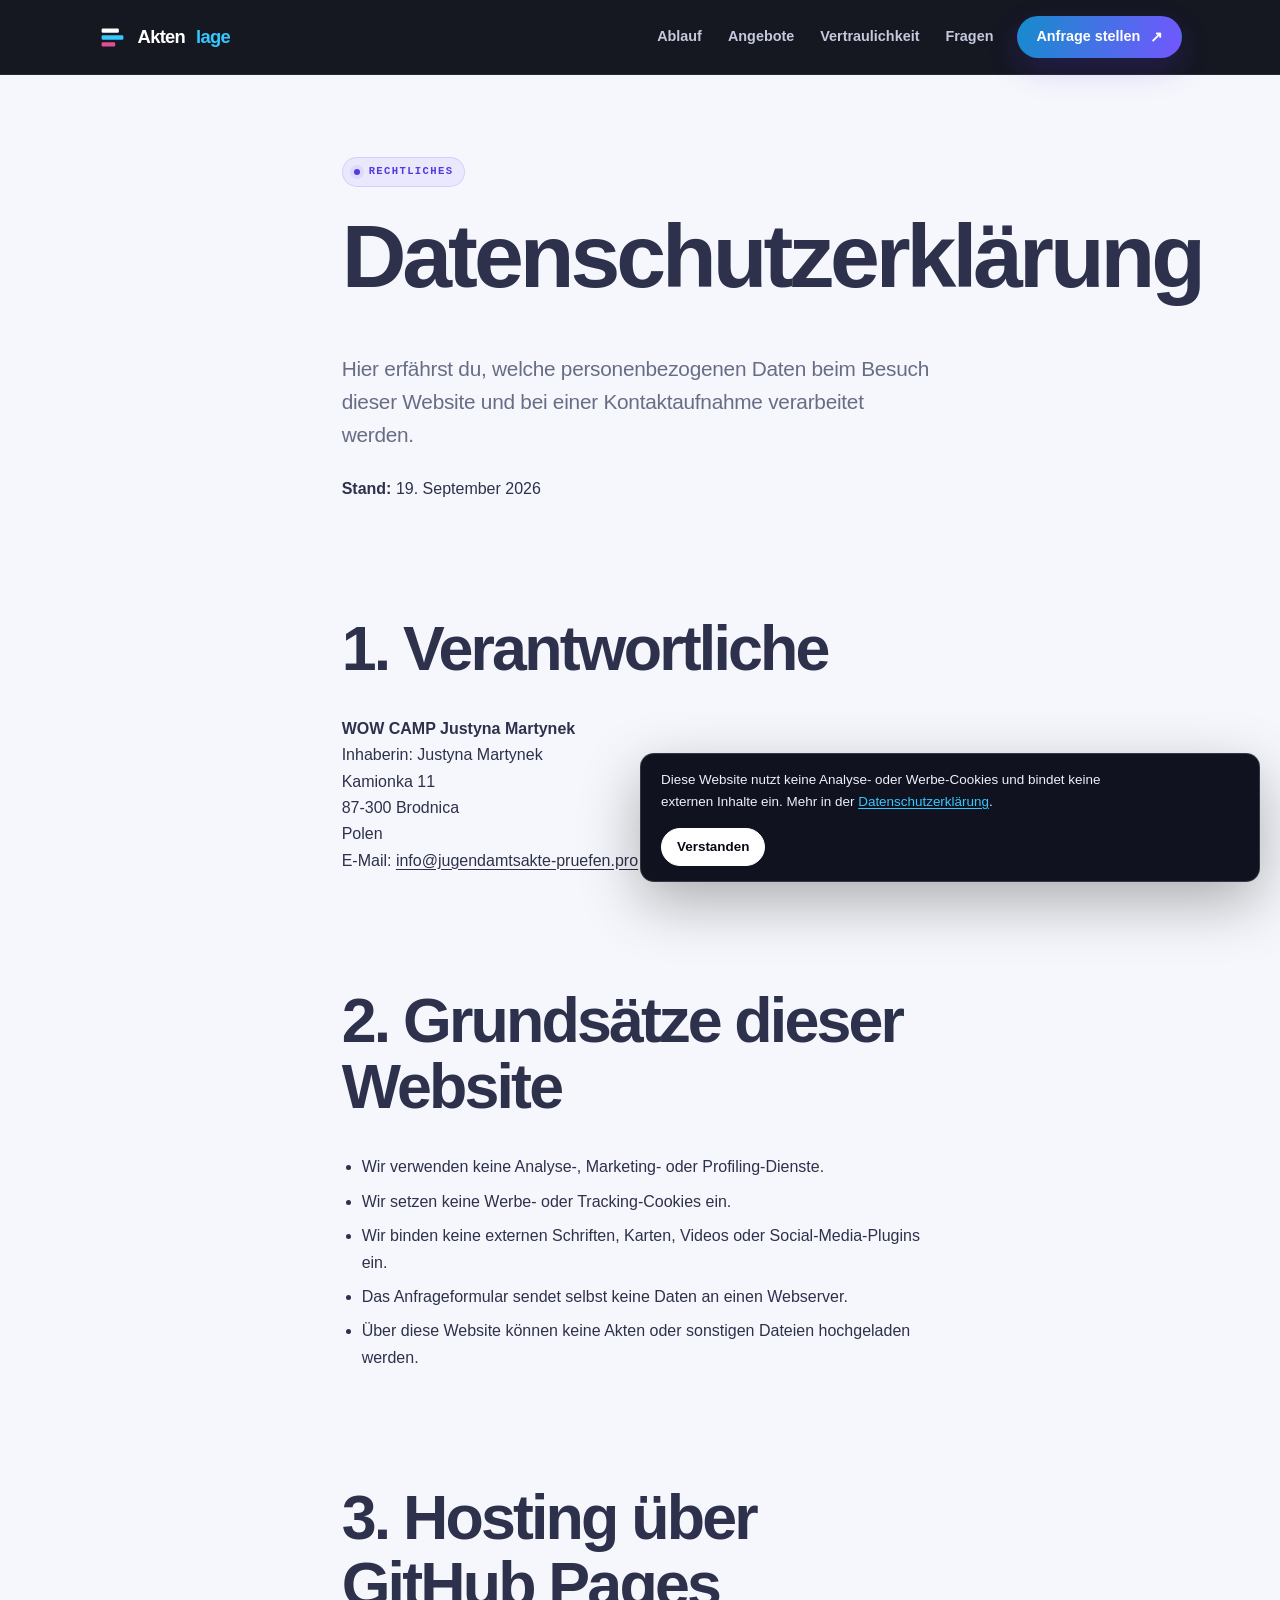
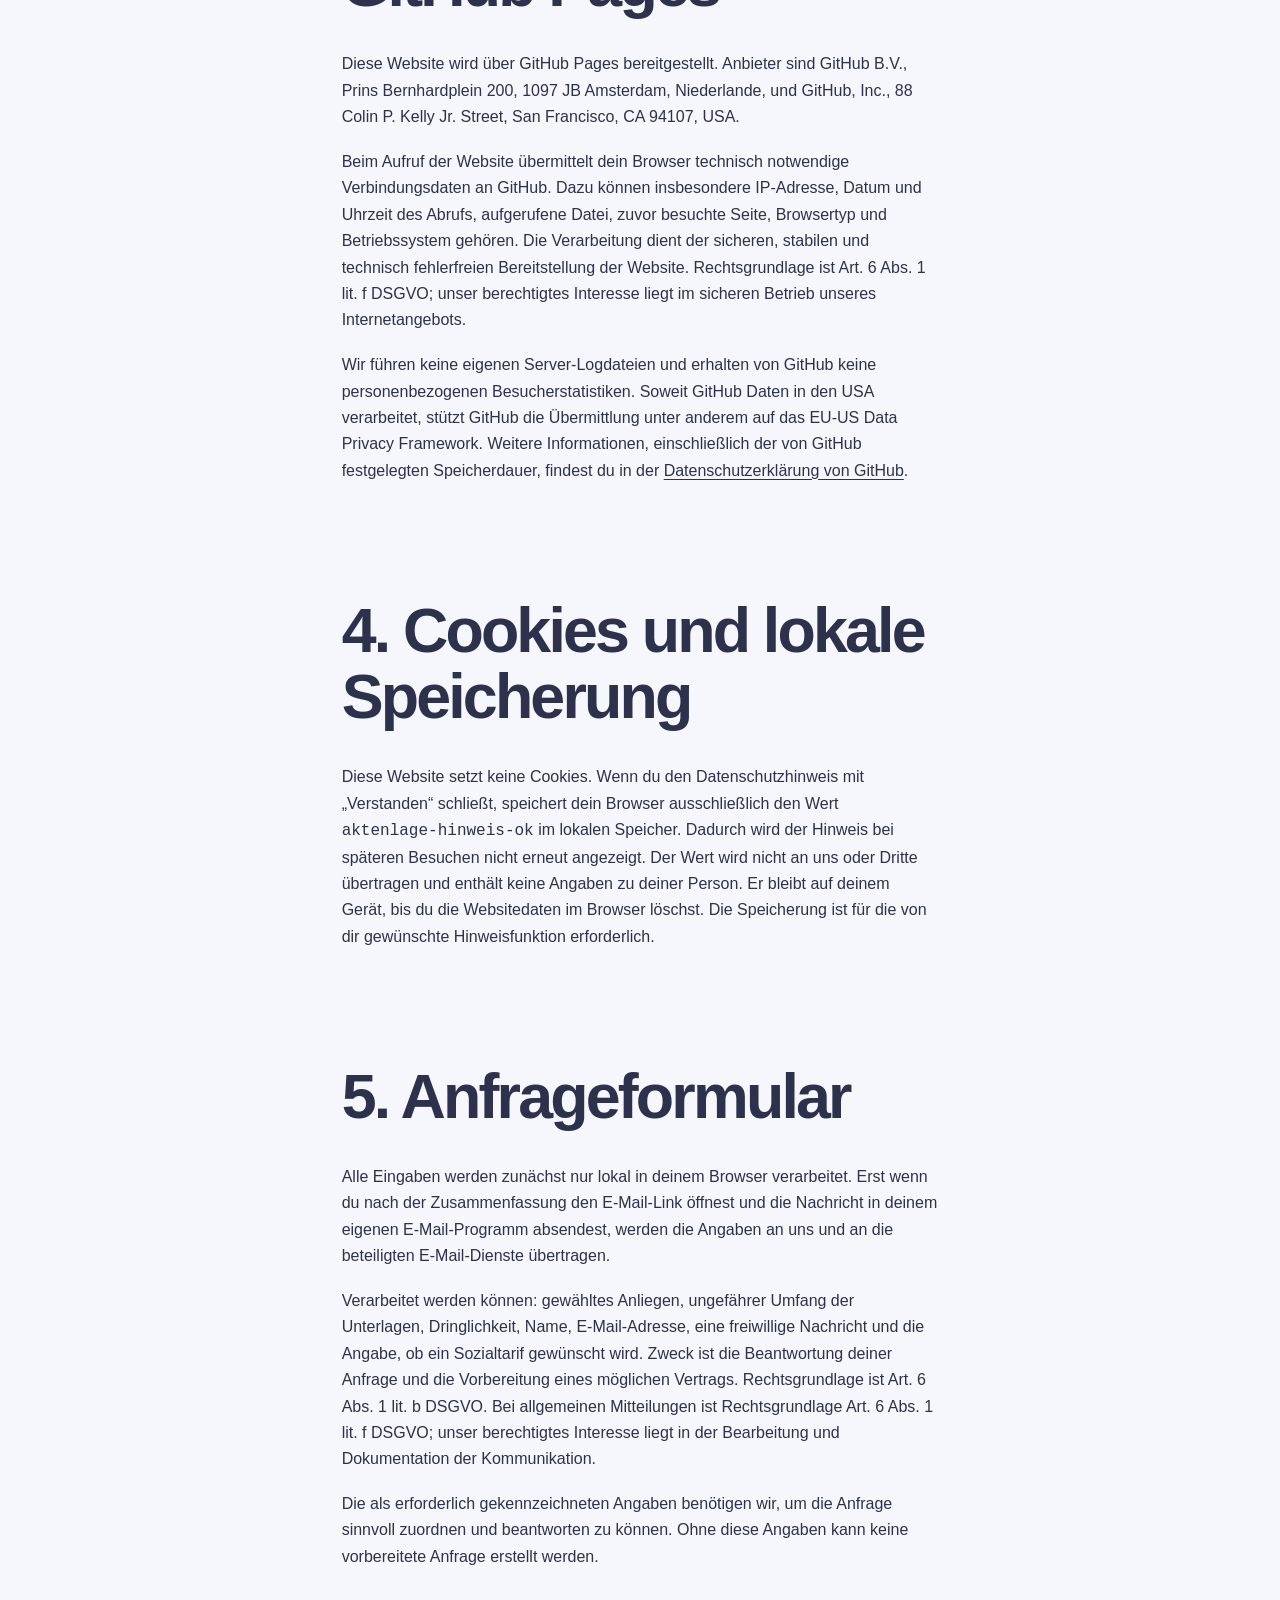
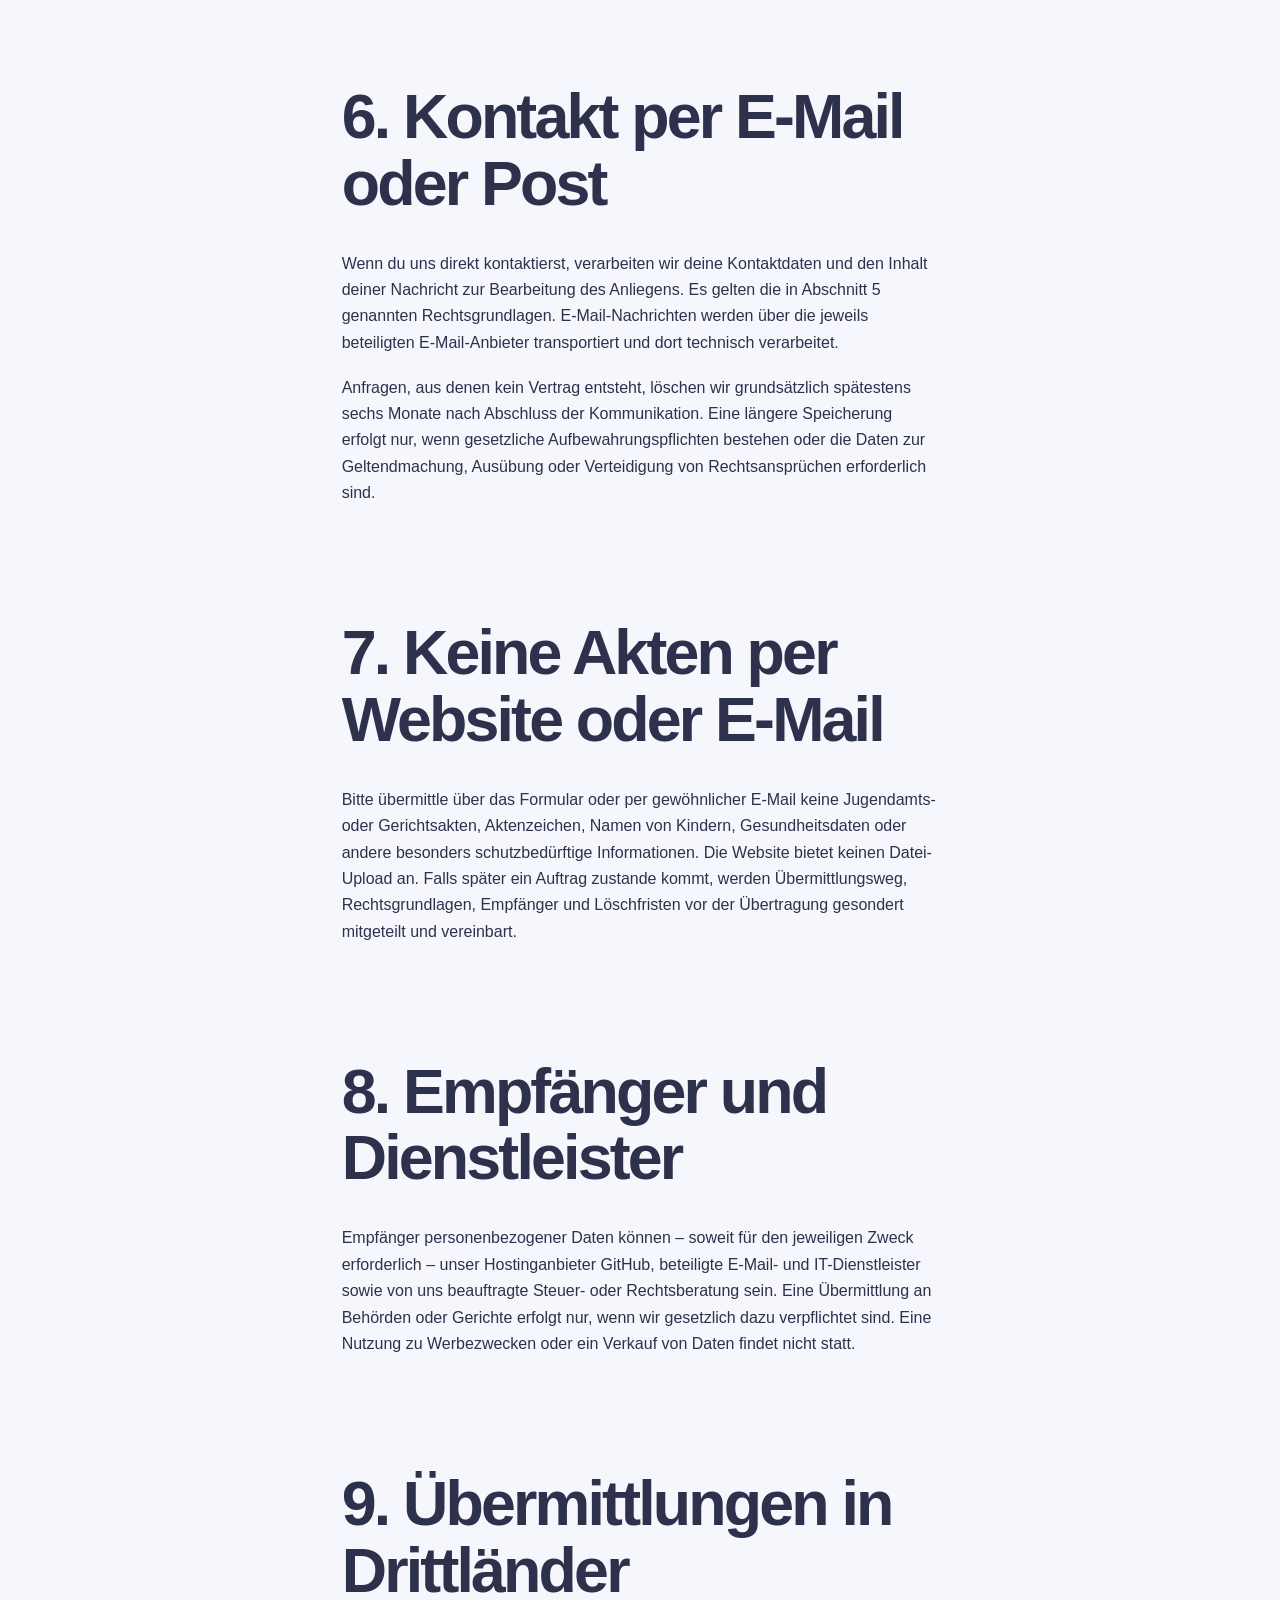
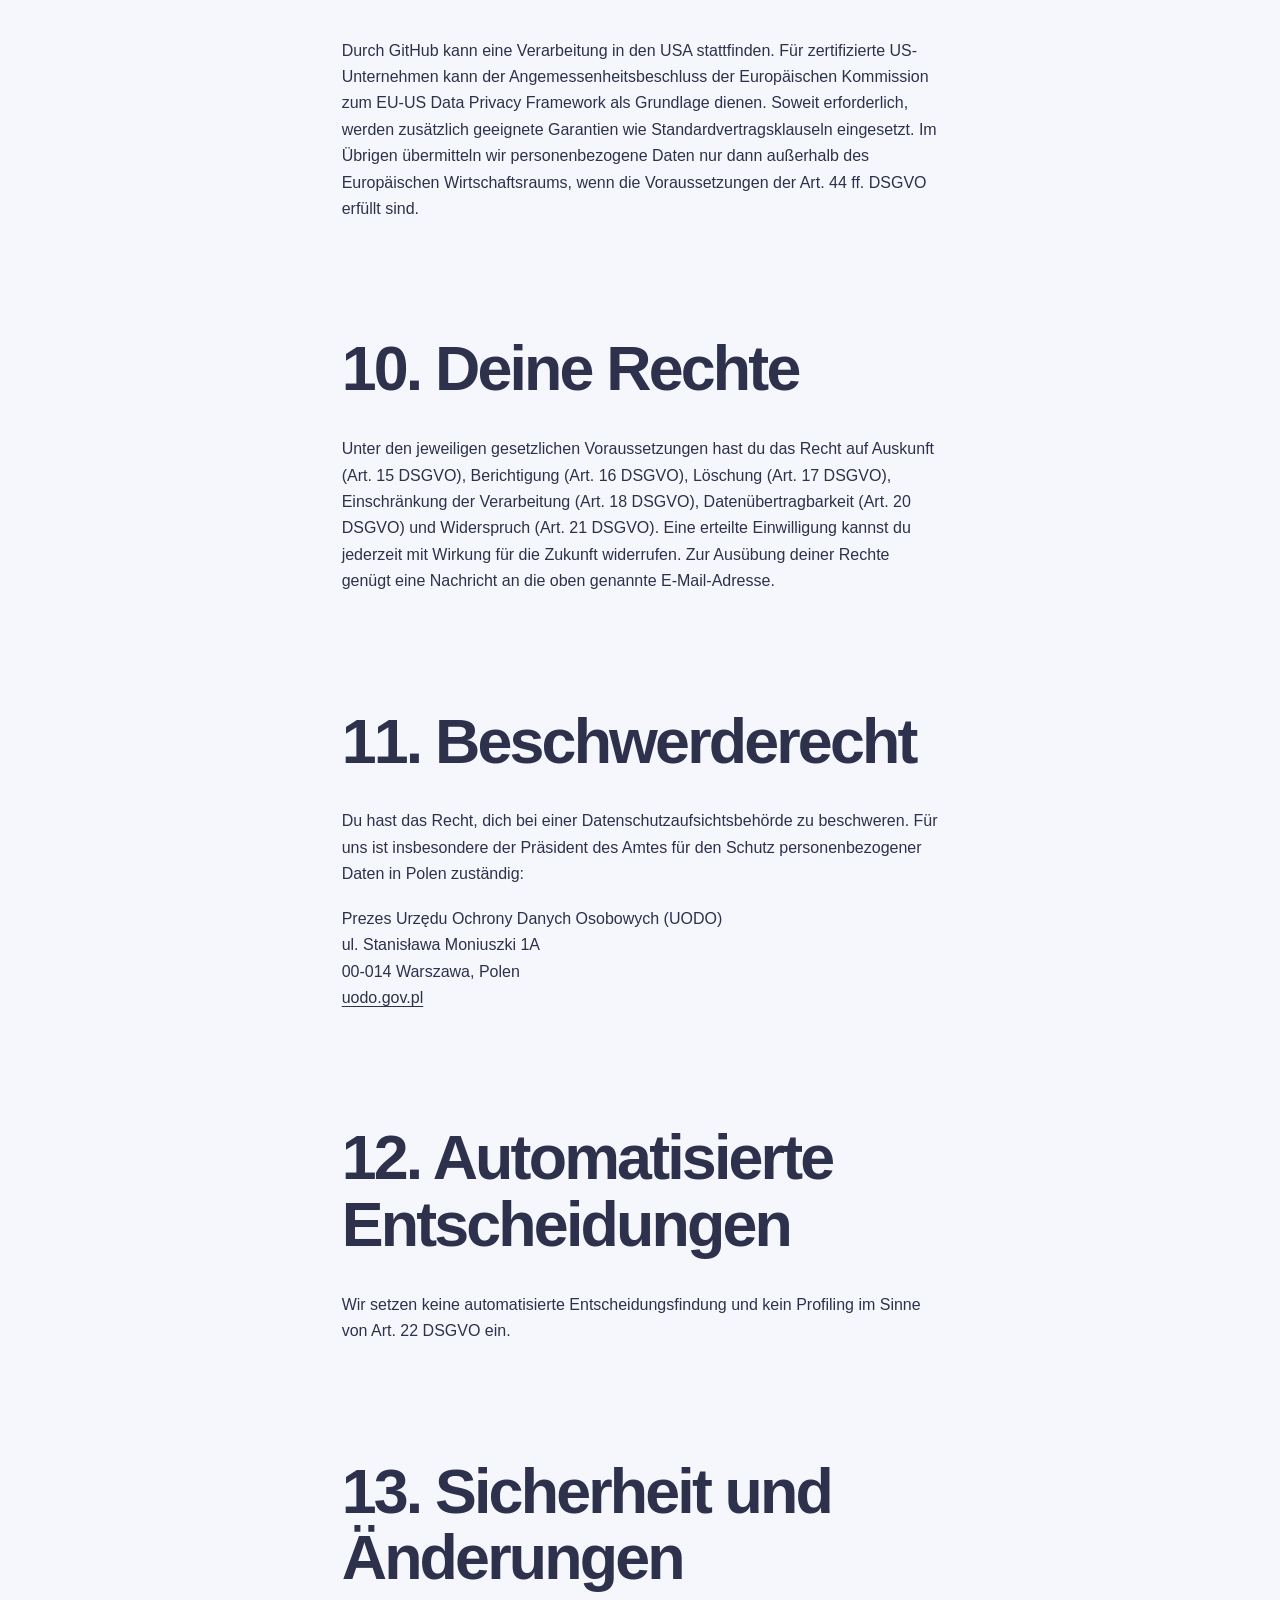
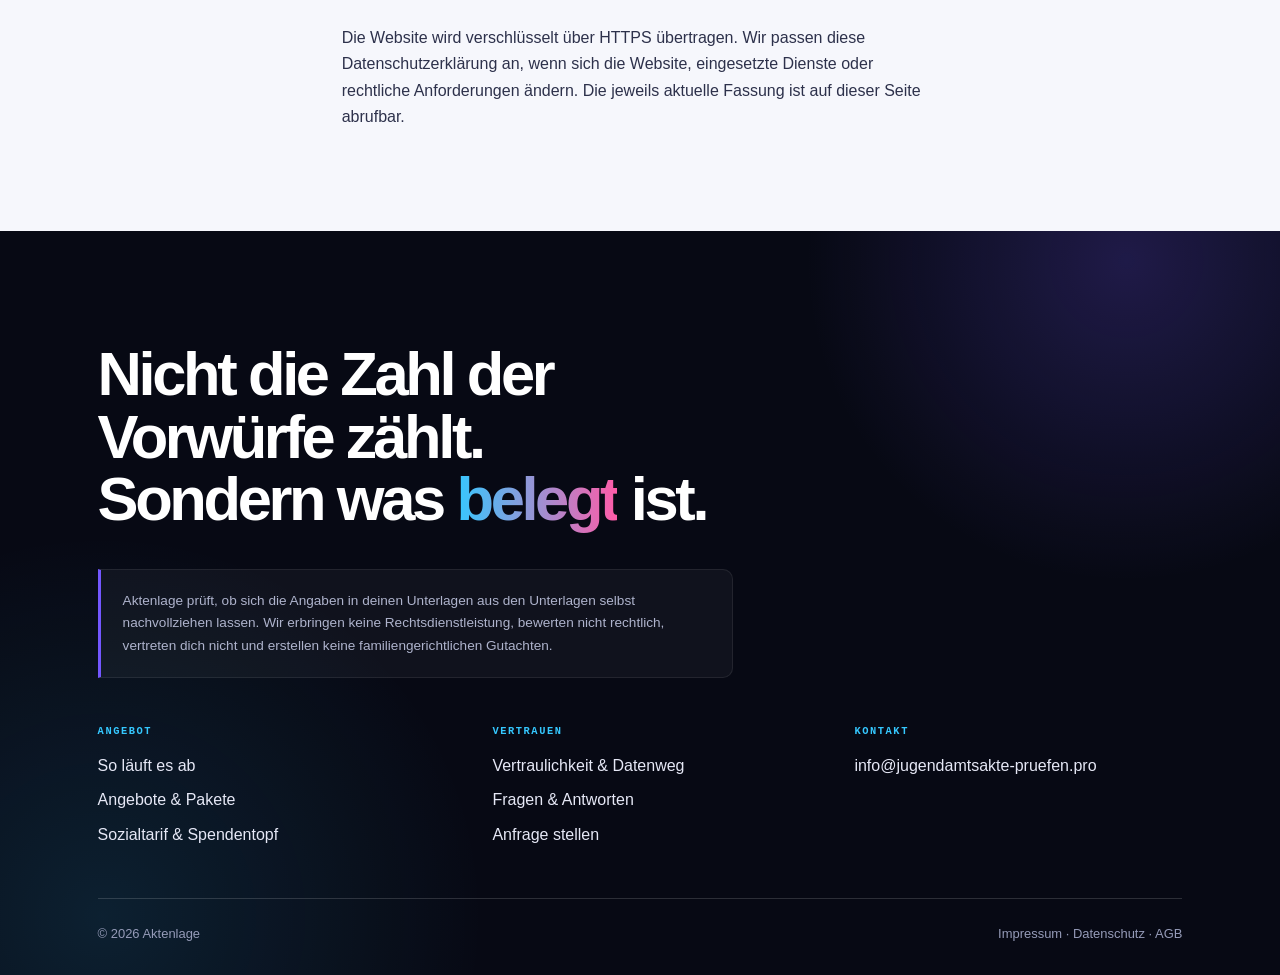
<file: datenschutz.html>
<!DOCTYPE html>
<html lang="de">
<head>
  <meta charset="UTF-8" />
  <meta name="viewport" content="width=device-width, initial-scale=1.0" />
  <meta name="theme-color" content="#070914" />
  <title>Datenschutzerklärung — Aktenlage</title>
  <meta name="description" content="Welche Daten diese Website verarbeitet und welche Rechte du hast." />
  <meta name="robots" content="noindex" />
  <link rel="icon" href="favicon.svg" type="image/svg+xml" />
  <link rel="stylesheet" href="css/styles.css?v=20260919-2" />
</head>
<body>
  <a class="skip-link" href="#inhalt">Zum Inhalt springen</a>

  <header class="header">
    <div class="container header__inner">
      <a class="logo" href="index.html" aria-label="Aktenlage — zur Startseite">
        <svg viewBox="0 0 32 32" aria-hidden="true" focusable="false">
          <rect x="4" y="6" width="19" height="4.8" rx="1.4" fill="#ffffff"/>
          <rect x="4" y="13.6" width="24" height="4.8" rx="1.4" fill="#35c8ff"/>
          <rect x="4" y="21.2" width="15" height="4.8" rx="1.4" fill="#ff5ca8" opacity=".85"/>
        </svg>
        Akten<span>lage</span>
      </a>
      <button class="burger" type="button" aria-label="Menü öffnen" aria-expanded="false">☰</button>
      <nav class="nav" aria-label="Hauptnavigation">
        <a href="ablauf.html">Ablauf</a>
        <a href="angebote.html">Angebote</a>
        <a href="vertraulichkeit.html">Vertraulichkeit</a>
        <a href="fragen.html">Fragen</a>
        <a class="btn" href="anfrage.html">Anfrage stellen</a>
      </nav>
    </div>
  </header>

  <main id="inhalt">
    <section class="sec sec--papier sec--kompakt">
      <div class="container container--schmal prosa">
        <p class="reiter">Rechtliches</p>
        <h1>Datenschutzerklärung</h1>

        <p class="gross">Hier erfährst du, welche personenbezogenen Daten beim Besuch dieser Website
        und bei einer Kontaktaufnahme verarbeitet werden.</p>
        <p><strong>Stand:</strong> 19. September 2026</p>

        <h2>1. Verantwortliche</h2>
        <p>
          <strong>WOW CAMP Justyna Martynek</strong><br />
          Inhaberin: Justyna Martynek<br />
          Kamionka 11<br />
          87-300 Brodnica<br />
          Polen<br />
          E-Mail: <a href="mailto:info@jugendamtsakte-pruefen.pro">info@jugendamtsakte-pruefen.pro</a>
        </p>

        <h2>2. Grundsätze dieser Website</h2>
        <ul>
          <li>Wir verwenden keine Analyse-, Marketing- oder Profiling-Dienste.</li>
          <li>Wir setzen keine Werbe- oder Tracking-Cookies ein.</li>
          <li>Wir binden keine externen Schriften, Karten, Videos oder Social-Media-Plugins ein.</li>
          <li>Das Anfrageformular sendet selbst keine Daten an einen Webserver.</li>
          <li>Über diese Website können keine Akten oder sonstigen Dateien hochgeladen werden.</li>
        </ul>

        <h2>3. Hosting über GitHub Pages</h2>
        <p>Diese Website wird über GitHub Pages bereitgestellt. Anbieter sind GitHub B.V.,
        Prins Bernhardplein 200, 1097 JB Amsterdam, Niederlande, und GitHub, Inc.,
        88 Colin P. Kelly Jr. Street, San Francisco, CA 94107, USA.</p>
        <p>Beim Aufruf der Website übermittelt dein Browser technisch notwendige Verbindungsdaten an
        GitHub. Dazu können insbesondere IP-Adresse, Datum und Uhrzeit des Abrufs, aufgerufene Datei,
        zuvor besuchte Seite, Browsertyp und Betriebssystem gehören. Die Verarbeitung dient der sicheren,
        stabilen und technisch fehlerfreien Bereitstellung der Website. Rechtsgrundlage ist Art. 6 Abs. 1
        lit. f DSGVO; unser berechtigtes Interesse liegt im sicheren Betrieb unseres Internetangebots.</p>
        <p>Wir führen keine eigenen Server-Logdateien und erhalten von GitHub keine personenbezogenen
        Besucherstatistiken. Soweit GitHub Daten in den USA verarbeitet, stützt GitHub die Übermittlung
        unter anderem auf das EU-US Data Privacy Framework. Weitere Informationen, einschließlich der
        von GitHub festgelegten Speicherdauer, findest du in der
        <a href="https://docs.github.com/de/site-policy/privacy-policies/github-general-privacy-statement">Datenschutzerklärung von GitHub</a>.</p>

        <h2>4. Cookies und lokale Speicherung</h2>
        <p>Diese Website setzt keine Cookies. Wenn du den Datenschutzhinweis mit „Verstanden“ schließt,
        speichert dein Browser ausschließlich den Wert <code>aktenlage-hinweis-ok</code> im lokalen
        Speicher. Dadurch wird der Hinweis bei späteren Besuchen nicht erneut angezeigt. Der Wert wird
        nicht an uns oder Dritte übertragen und enthält keine Angaben zu deiner Person. Er bleibt auf
        deinem Gerät, bis du die Websitedaten im Browser löschst. Die Speicherung ist für die von dir
        gewünschte Hinweisfunktion erforderlich.</p>

        <h2>5. Anfrageformular</h2>
        <p>Alle Eingaben werden zunächst nur lokal in deinem Browser verarbeitet. Erst wenn du nach der
        Zusammenfassung den E-Mail-Link öffnest und die Nachricht in deinem eigenen E-Mail-Programm
        absendest, werden die Angaben an uns und an die beteiligten E-Mail-Dienste übertragen.</p>
        <p>Verarbeitet werden können: gewähltes Anliegen, ungefährer Umfang der Unterlagen,
        Dringlichkeit, Name, E-Mail-Adresse, eine freiwillige Nachricht und die Angabe, ob ein
        Sozialtarif gewünscht wird. Zweck ist die Beantwortung deiner Anfrage und die Vorbereitung
        eines möglichen Vertrags. Rechtsgrundlage ist Art. 6 Abs. 1 lit. b DSGVO. Bei allgemeinen
        Mitteilungen ist Rechtsgrundlage Art. 6 Abs. 1 lit. f DSGVO; unser berechtigtes Interesse liegt
        in der Bearbeitung und Dokumentation der Kommunikation.</p>
        <p>Die als erforderlich gekennzeichneten Angaben benötigen wir, um die Anfrage sinnvoll
        zuordnen und beantworten zu können. Ohne diese Angaben kann keine vorbereitete Anfrage erstellt
        werden.</p>

        <h2>6. Kontakt per E-Mail oder Post</h2>
        <p>Wenn du uns direkt kontaktierst, verarbeiten wir deine Kontaktdaten und den Inhalt deiner
        Nachricht zur Bearbeitung des Anliegens. Es gelten die in Abschnitt 5 genannten Rechtsgrundlagen.
        E-Mail-Nachrichten werden über die jeweils beteiligten E-Mail-Anbieter transportiert und dort
        technisch verarbeitet.</p>
        <p>Anfragen, aus denen kein Vertrag entsteht, löschen wir grundsätzlich spätestens sechs Monate
        nach Abschluss der Kommunikation. Eine längere Speicherung erfolgt nur, wenn gesetzliche
        Aufbewahrungspflichten bestehen oder die Daten zur Geltendmachung, Ausübung oder Verteidigung
        von Rechtsansprüchen erforderlich sind.</p>

        <h2>7. Keine Akten per Website oder E-Mail</h2>
        <p>Bitte übermittle über das Formular oder per gewöhnlicher E-Mail keine Jugendamts- oder
        Gerichtsakten, Aktenzeichen, Namen von Kindern, Gesundheitsdaten oder andere besonders
        schutzbedürftige Informationen. Die Website bietet keinen Datei-Upload an. Falls später ein
        Auftrag zustande kommt, werden Übermittlungsweg, Rechtsgrundlagen, Empfänger und Löschfristen
        vor der Übertragung gesondert mitgeteilt und vereinbart.</p>

        <h2>8. Empfänger und Dienstleister</h2>
        <p>Empfänger personenbezogener Daten können – soweit für den jeweiligen Zweck erforderlich –
        unser Hostinganbieter GitHub, beteiligte E-Mail- und IT-Dienstleister sowie von uns beauftragte
        Steuer- oder Rechtsberatung sein. Eine Übermittlung an Behörden oder Gerichte erfolgt nur, wenn
        wir gesetzlich dazu verpflichtet sind. Eine Nutzung zu Werbezwecken oder ein Verkauf von Daten
        findet nicht statt.</p>

        <h2>9. Übermittlungen in Drittländer</h2>
        <p>Durch GitHub kann eine Verarbeitung in den USA stattfinden. Für zertifizierte US-Unternehmen
        kann der Angemessenheitsbeschluss der Europäischen Kommission zum EU-US Data Privacy Framework
        als Grundlage dienen. Soweit erforderlich, werden zusätzlich geeignete Garantien wie
        Standardvertragsklauseln eingesetzt. Im Übrigen übermitteln wir personenbezogene Daten nur dann
        außerhalb des Europäischen Wirtschaftsraums, wenn die Voraussetzungen der Art. 44 ff. DSGVO
        erfüllt sind.</p>

        <h2>10. Deine Rechte</h2>
        <p>Unter den jeweiligen gesetzlichen Voraussetzungen hast du das Recht auf Auskunft
        (Art. 15 DSGVO), Berichtigung (Art. 16 DSGVO), Löschung (Art. 17 DSGVO), Einschränkung der
        Verarbeitung (Art. 18 DSGVO), Datenübertragbarkeit (Art. 20 DSGVO) und Widerspruch
        (Art. 21 DSGVO). Eine erteilte Einwilligung kannst du jederzeit mit Wirkung für die Zukunft
        widerrufen. Zur Ausübung deiner Rechte genügt eine Nachricht an die oben genannte E-Mail-Adresse.</p>

        <h2>11. Beschwerderecht</h2>
        <p>Du hast das Recht, dich bei einer Datenschutzaufsichtsbehörde zu beschweren. Für uns ist
        insbesondere der Präsident des Amtes für den Schutz personenbezogener Daten in Polen zuständig:</p>
        <p>
          Prezes Urzędu Ochrony Danych Osobowych (UODO)<br />
          ul. Stanisława Moniuszki 1A<br />
          00-014 Warszawa, Polen<br />
          <a href="https://uodo.gov.pl/">uodo.gov.pl</a>
        </p>

        <h2>12. Automatisierte Entscheidungen</h2>
        <p>Wir setzen keine automatisierte Entscheidungsfindung und kein Profiling im Sinne von
        Art. 22 DSGVO ein.</p>

        <h2>13. Sicherheit und Änderungen</h2>
        <p>Die Website wird verschlüsselt über HTTPS übertragen. Wir passen diese Datenschutzerklärung
        an, wenn sich die Website, eingesetzte Dienste oder rechtliche Anforderungen ändern. Die jeweils
        aktuelle Fassung ist auf dieser Seite abrufbar.</p>
      </div>
    </section>
  </main>

  <footer class="footer">
    <div class="container">
      <p class="footer__claim">Nicht die Zahl der Vorwürfe zählt. Sondern was <span>belegt</span> ist.</p>

      <p class="abgrenzung">Aktenlage prüft, ob sich die Angaben in deinen Unterlagen aus den Unterlagen
      selbst nachvollziehen lassen. Wir erbringen keine Rechtsdienstleistung, bewerten nicht rechtlich,
      vertreten dich nicht und erstellen keine familiengerichtlichen Gutachten.</p>

      <div class="footer__grid">
        <div>
          <h4>Angebot</h4>
          <ul>
            <li><a href="ablauf.html">So läuft es ab</a></li>
            <li><a href="angebote.html">Angebote &amp; Pakete</a></li>
            <li><a href="sozialtarif.html">Sozialtarif &amp; Spendentopf</a></li>
          </ul>
        </div>
        <div>
          <h4>Vertrauen</h4>
          <ul>
            <li><a href="vertraulichkeit.html">Vertraulichkeit &amp; Datenweg</a></li>
            <li><a href="fragen.html">Fragen &amp; Antworten</a></li>
            <li><a href="anfrage.html">Anfrage stellen</a></li>
          </ul>
        </div>
        <div>
          <h4>Kontakt</h4>
          <ul>
            <li><a href="mailto:info@jugendamtsakte-pruefen.pro">info@jugendamtsakte-pruefen.pro</a></li>
          </ul>
        </div>
      </div>

      <div class="footer__meta">
        <span>© <span data-jahr></span> Aktenlage</span>
        <span><a href="impressum.html">Impressum</a> · <a href="datenschutz.html">Datenschutz</a> · <a href="agb.html">AGB</a></span>
      </div>
    </div>
  </footer>

  <div id="datenschutz-hinweis" class="notice" hidden>
    <p>Diese Website nutzt keine Analyse- oder Werbe-Cookies und bindet keine externen Inhalte ein. Mehr in der <a href="datenschutz.html">Datenschutzerklärung</a>.</p>
    <button class="btn btn--hell" type="button">Verstanden</button>
  </div>

  <script src="js/main.js"></script>
</body>
</html>
</file>
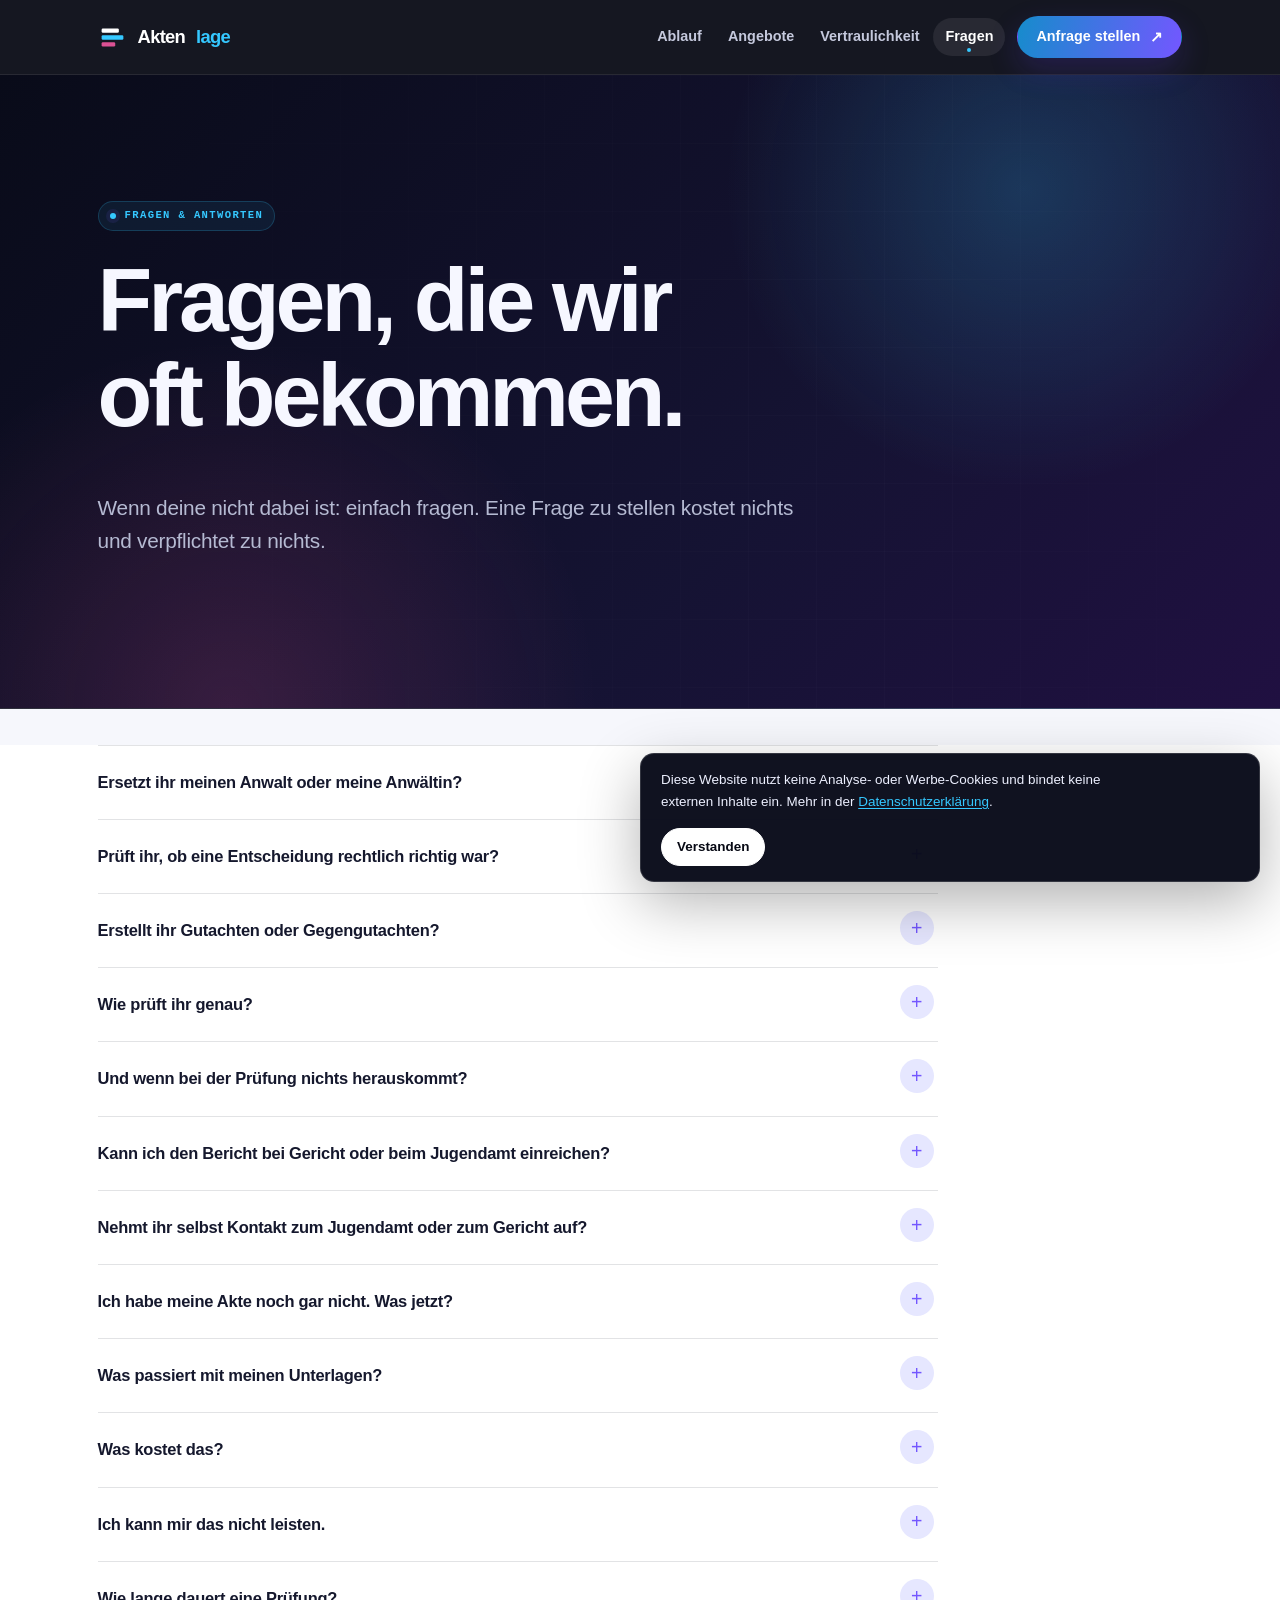
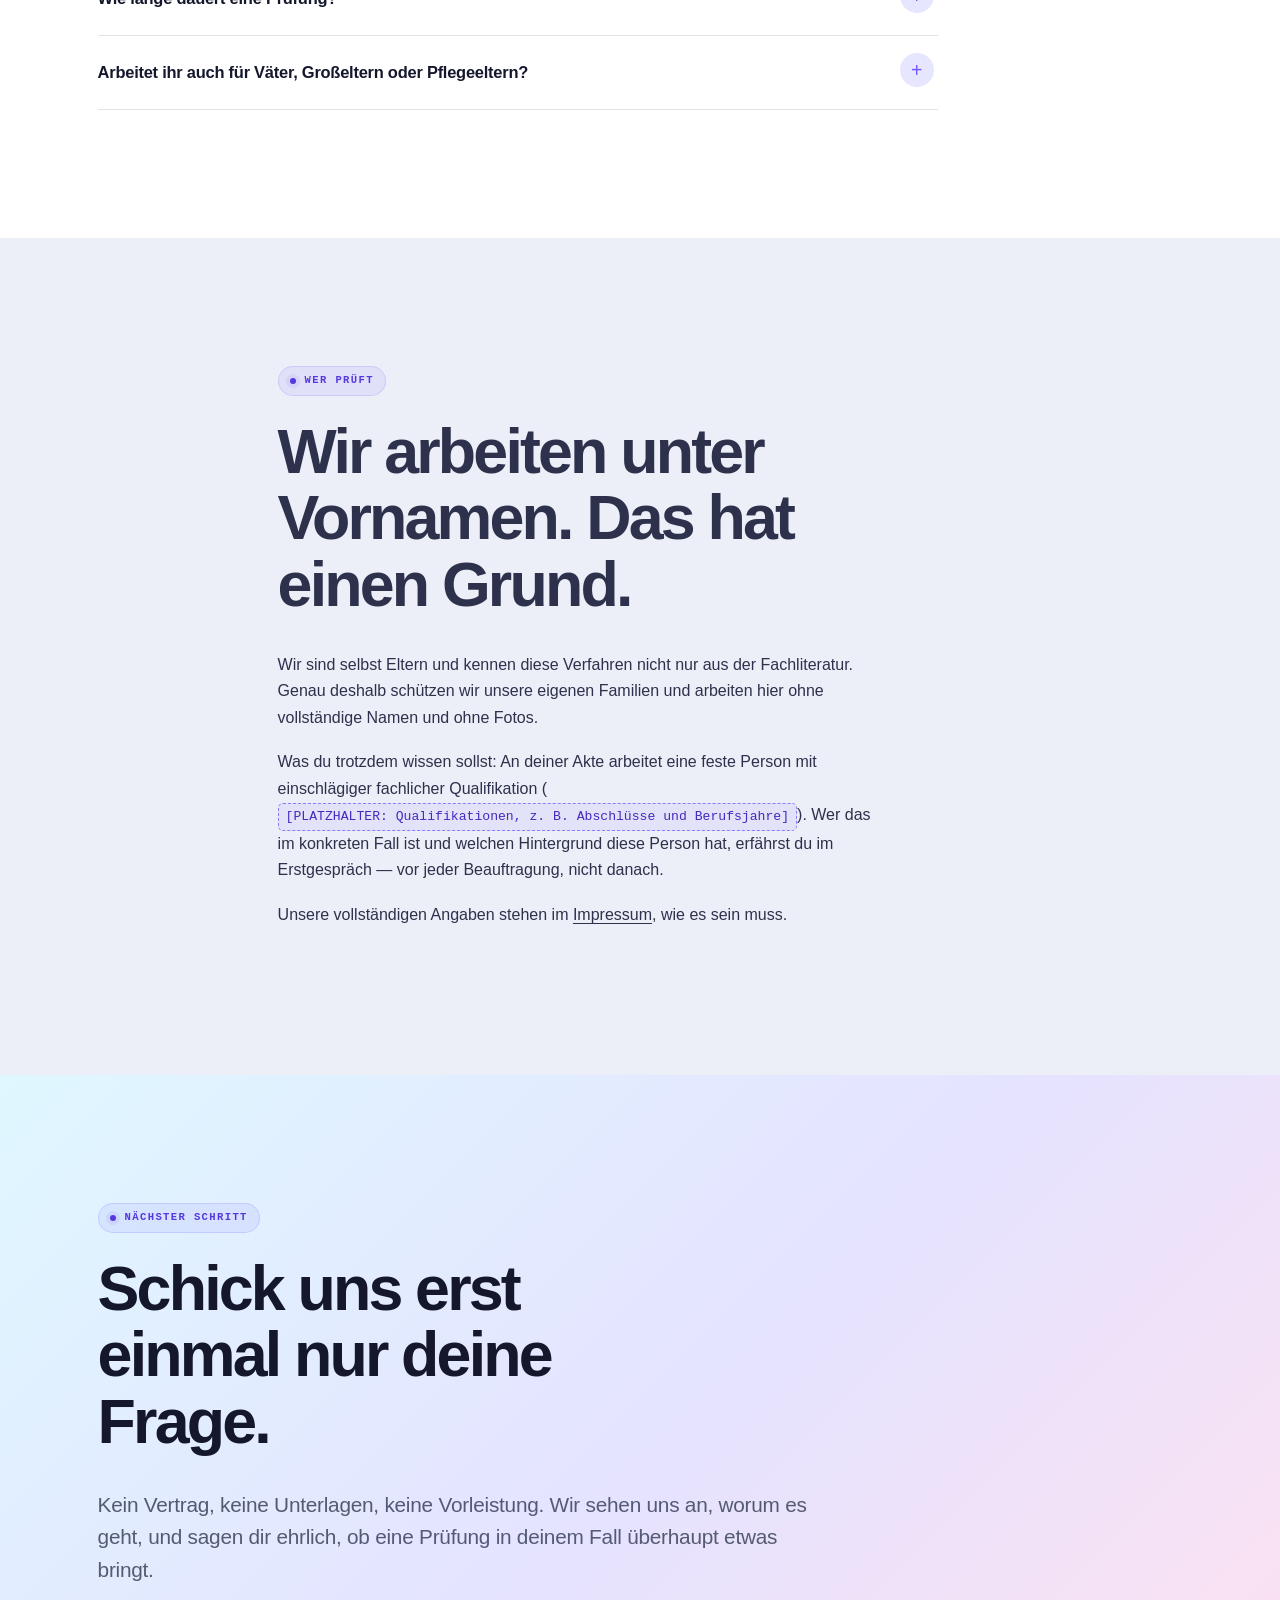
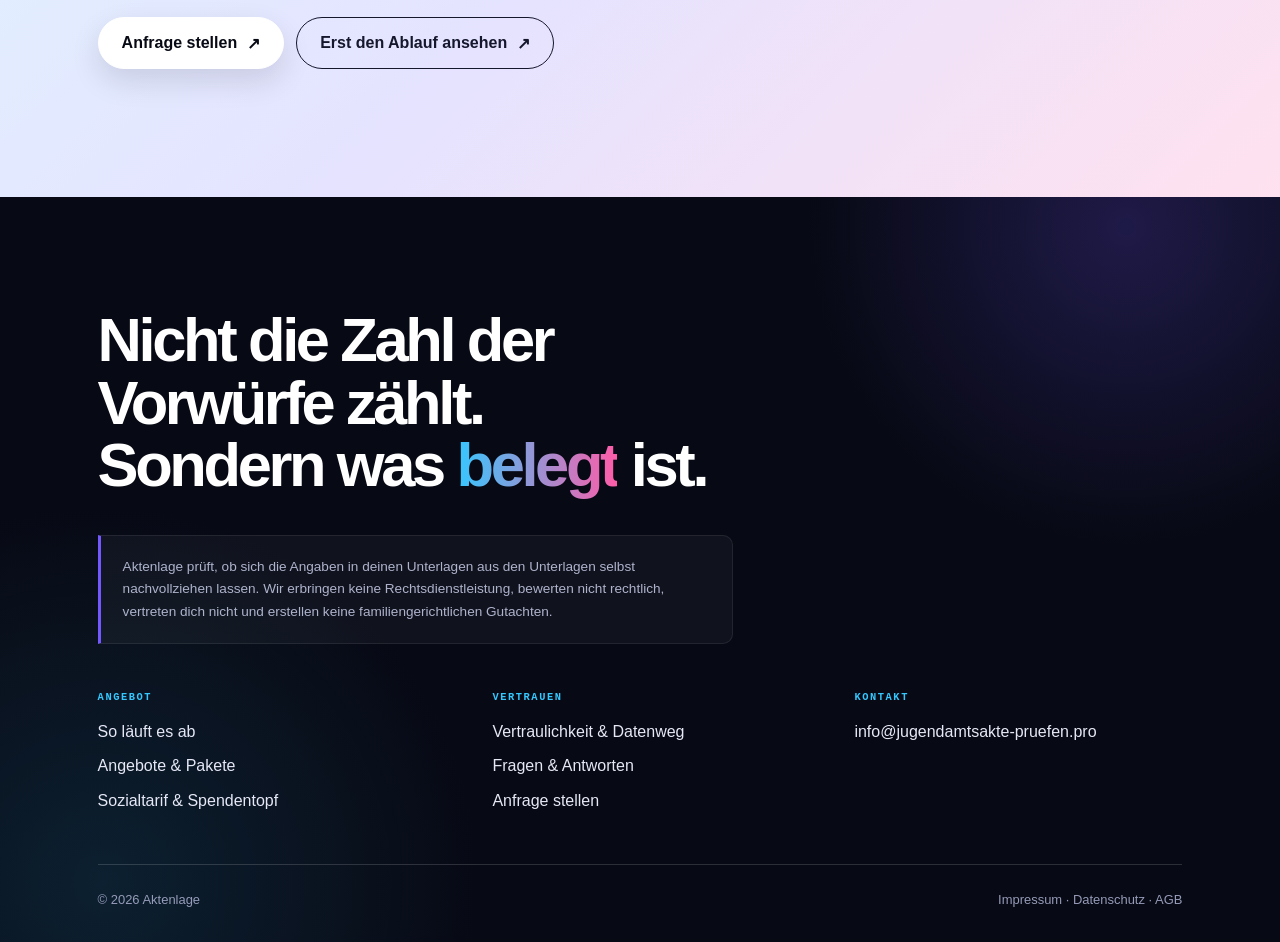
<file: fragen.html>
<!DOCTYPE html>
<html lang="de">
<head>
  <meta charset="UTF-8" />
  <meta name="viewport" content="width=device-width, initial-scale=1.0" />
  <meta name="theme-color" content="#070914" />
  <title>Fragen &amp; Antworten — Aktenlage</title>
  <meta name="description" content="Ersetzt ihr den Anwalt? Erstellt ihr Gutachten? Wie prüft ihr? Was kostet es? Die ehrlichen Antworten auf die Fragen, die betroffene Eltern vor einer Aktenprüfung stellen." />
  
  <!-- Suchmaschinenfreigabe bleibt bis zum Livegang gesperrt. -->
  <meta name="robots" content="noindex, nofollow" />
  <link rel="icon" href="favicon.svg" type="image/svg+xml" />
  <link rel="stylesheet" href="css/styles.css?v=20260919-5" />
</head>
<body>
  <a class="skip-link" href="#inhalt">Zum Inhalt springen</a>

  <header class="header">
    <div class="container header__inner">
      <a class="logo" href="index.html" aria-label="Aktenlage — zur Startseite">
        <svg viewBox="0 0 32 32" aria-hidden="true" focusable="false">
          <rect x="4" y="6" width="19" height="4.8" rx="1.4" fill="#ffffff"/>
          <rect x="4" y="13.6" width="24" height="4.8" rx="1.4" fill="#35c8ff"/>
          <rect x="4" y="21.2" width="15" height="4.8" rx="1.4" fill="#ff5ca8" opacity=".85"/>
        </svg>
        Akten<span>lage</span>
      </a>
      <button class="burger" type="button" aria-label="Menü öffnen" aria-expanded="false">☰</button>
      <nav class="nav" aria-label="Hauptnavigation">
        <a href="ablauf.html">Ablauf</a>
        <a href="angebote.html">Angebote</a>
        <a href="vertraulichkeit.html">Vertraulichkeit</a>
        <a href="fragen.html">Fragen</a>
        <a class="btn" href="anfrage.html">Anfrage stellen</a>
      </nav>
    </div>
  </header>

  <main id="inhalt">
    <section class="sec sec--papier sec--kompakt unterseiten-hero">
      <div class="container">
        <p class="reiter" data-reveal>Fragen &amp; Antworten</p>
        <h1 data-reveal>Fragen, die wir oft bekommen.</h1>
        <p class="gross" data-reveal>Wenn deine nicht dabei ist: einfach fragen. Eine Frage zu stellen
        kostet nichts und verpflichtet zu nichts.</p>
      </div>
    </section>

    <section class="sec sec--karte" style="padding-top:0">
      <div class="container">
        <div class="faq" data-reveal>

          <details>
            <summary>Ersetzt ihr meinen Anwalt oder meine Anwältin?</summary>
            <p>Nein, und wir wollen das auch nicht. Wir sagen dir nicht, welchen Antrag du stellen sollst,
            wie deine Aussichten stehen oder was rechtlich aus etwas folgt — das dürfen nur Anwältinnen
            und Anwälte, und das ist auch richtig so. Wir liefern die inhaltliche Grundlage, mit der
            deine Rechtsvertretung dann arbeiten kann. Viele Mandate scheitern nicht am Recht, sondern
            daran, dass niemand die Zeit hatte, das Papier durchzuarbeiten.</p>
          </details>

          <details>
            <summary>Prüft ihr, ob eine Entscheidung rechtlich richtig war?</summary>
            <p>Nein. Wir prüfen ausschließlich, ob sich das, was in deinen Unterlagen behauptet wird, aus
            diesen Unterlagen nachvollziehen lässt. Ob eine Behörde oder ein Gericht daraus die richtigen
            rechtlichen Schlüsse gezogen hat, ist eine andere Frage — und nicht unsere.</p>
          </details>

          <details>
            <summary>Erstellt ihr Gutachten oder Gegengutachten?</summary>
            <p>Nein. Wir sind keine Sachverständigen, begutachten weder dich noch dein Kind und erstellen
            keine familienpsychologischen Gutachten. Wenn du ein bestehendes Gutachten hast, können wir
            uns die darin verarbeiteten Angaben ansehen — aber wir setzen dem kein eigenes Gutachten
            entgegen.</p>
          </details>

          <details>
            <summary>Wie prüft ihr genau?</summary>
            <p>Nach einem eigenen, festgelegten Verfahren, das für jeden Auftrag dasselbe ist. Dieses
            Verfahren legen wir nicht offen — es ist unser Arbeitsmittel, und was offenliegt, lässt sich
            umgehen.</p>
            <p>Für dich ändert das nichts: Du musst das <em>Ergebnis</em> nachvollziehen können, nicht
            unseren Werkzeugkasten. Und das kannst du, denn jede Feststellung im Bericht nennt die Stelle
            in deiner Akte, aus der sie stammt. Du kannst sie einzeln nachschlagen — und jede Anwältin
            und jedes Gericht auch.</p>
          </details>

          <details>
            <summary>Und wenn bei der Prüfung nichts herauskommt?</summary>
            <p>Dann steht das im Bericht. Wenn deine Akte im Wesentlichen sauber belegt ist, sagen wir
            dir das — auch wenn du dir etwas anderes erhofft hast. Wir liefern keine Munition auf
            Bestellung. Ein Bericht, der Dinge behauptet, die sich nicht halten lassen, fällt dir im
            Verfahren auf die Füße; ein ehrlicher zeigt dir wenigstens, worauf du dich einstellen musst.</p>
          </details>

          <details>
            <summary>Kann ich den Bericht bei Gericht oder beim Jugendamt einreichen?</summary>
            <p>Der Bericht ist so geschrieben, dass man ihn weitergeben kann: sachlich, nachvollziehbar,
            ohne Angriffe. Ob und wann du ihn einreichst, besprich bitte mit deiner Rechtsvertretung —
            das ist eine Frage der Verfahrensstrategie, und die gehört in anwaltliche Hände. Manchmal ist
            es klüger, den Bericht erst einmal nur intern zu nutzen.</p>
          </details>

          <details>
            <summary>Nehmt ihr selbst Kontakt zum Jugendamt oder zum Gericht auf?</summary>
            <p>Nein, unter keinen Umständen. Wir treten nirgends in deinem Namen auf, führen keine
            Telefonate für dich und schreiben keine Briefe in deinem Namen. Alles, was wir erarbeiten,
            geht ausschließlich an dich.</p>
          </details>

          <details>
            <summary>Ich habe meine Akte noch gar nicht. Was jetzt?</summary>
            <p>Sag uns das gleich. Ohne Unterlagen können wir nichts prüfen — aber wir können dir im
            Erstgespräch sagen, welche Unterlagen es in solchen Verfahren üblicherweise gibt und wo sie
            typischerweise liegen. Wie du in deinem Fall an sie herankommst und welche Anträge dafür
            nötig sind, klärst du mit deiner Anwältin oder deinem Anwalt.</p>
          </details>

          <details>
            <summary>Was passiert mit meinen Unterlagen?</summary>
            <p>Nur die prüfende Person sieht sie, sie werden an niemanden weitergegeben und nach
            Abschluss gelöscht oder zurückgegeben. Ausführlich steht das auf der Seite
            <a href="vertraulichkeit.html">Vertraulichkeit &amp; Datenweg</a>. Bitte schick uns nichts,
            bevor wir den sicheren Weg besprochen haben.</p>
          </details>

          <details>
            <summary>Was kostet das?</summary>
            <p>Die drei Pakete beginnen – je nach Umfang und Aufwand – bei 599&nbsp;€, 999&nbsp;€ und
            1.599&nbsp;€. Die Analyse eines einzelnen Briefs oder Schriftstücks mit 1 bis 5 Seiten
            kostet 150&nbsp;€. Nach dem Erstgespräch und der Sichtung bekommst du für ein Paket ein
            verbindliches Angebot mit festem Preis und Zeitrahmen. Alle Details findest du unter
            <a href="angebote.html">Angebote</a>.</p>
          </details>

          <details>
            <summary>Ich kann mir das nicht leisten.</summary>
            <p>Dann schreib uns trotzdem. Es gibt einen reduzierten Tarif, Ratenzahlung und einen
            Spendentopf, aus dem einzelne Prüfungen bezahlt werden. Nachweise verlangen wir nicht.
            Mehr dazu unter <a href="sozialtarif.html">Sozialtarif &amp; Spendentopf</a>.</p>
          </details>

          <details>
            <summary>Wie lange dauert eine Prüfung?</summary>
            <p>Das richtet sich nach der Seitenzahl und danach, wie verschachtelt die Unterlagen sind.
            Einen verbindlichen Zeitrahmen bekommst du mit dem Angebot. Wenn ein Termin drängt, sag das
            in der Anfrage — dann sehen wir, was sich einrichten lässt. Was wir nicht tun: eine Prüfung
            überstürzen, damit sie in eine Frist passt.</p>
          </details>

          <details>
            <summary>Arbeitet ihr auch für Väter, Großeltern oder Pflegeeltern?</summary>
            <p>Ja. Wir arbeiten für den Menschen, der uns beauftragt — unabhängig davon, welche Rolle er
            im Verfahren hat. Was wir nicht machen: für beide Seiten desselben Verfahrens arbeiten.</p>
          </details>

        </div>
      </div>
    </section>

    <section class="sec sec--papier2">
      <div class="container container--schmal">
        <p class="reiter" data-reveal>Wer prüft</p>
        <h2 data-reveal>Wir arbeiten unter Vornamen. Das hat einen Grund.</h2>
        <p data-reveal>Wir sind selbst Eltern und kennen diese Verfahren nicht nur aus der Fachliteratur.
        Genau deshalb schützen wir unsere eigenen Familien und arbeiten hier ohne vollständige Namen und
        ohne Fotos.</p>
        <p data-reveal>Was du trotzdem wissen sollst: An deiner Akte arbeitet eine feste Person mit
        einschlägiger fachlicher Qualifikation
        (<span class="ph">[PLATZHALTER: Qualifikationen, z. B. Abschlüsse und Berufsjahre]</span>).
        Wer das im konkreten Fall ist und welchen Hintergrund diese Person hat, erfährst du im
        Erstgespräch — vor jeder Beauftragung, nicht danach.</p>
        <p data-reveal>Unsere vollständigen Angaben stehen im <a href="impressum.html">Impressum</a>,
        wie es sein muss.</p>
      </div>
    </section>
    <section class="sec sec--signal">
      <div class="container">
        <p class="reiter" data-reveal>Nächster Schritt</p>
        <h2 data-reveal>Schick uns erst einmal nur deine Frage.</h2>
        <p class="gross" data-reveal>Kein Vertrag, keine Unterlagen, keine Vorleistung. Wir sehen uns an,
        worum es geht, und sagen dir ehrlich, ob eine Prüfung in deinem Fall überhaupt etwas bringt.</p>
        <div class="btn-zeile" data-reveal>
          <a class="btn btn--hell" href="anfrage.html">Anfrage stellen</a>
          <a class="btn btn--outline" href="ablauf.html">Erst den Ablauf ansehen</a>
        </div>
      </div>
    </section>
  </main>

  <footer class="footer">
    <div class="container">
      <p class="footer__claim">Nicht die Zahl der Vorwürfe zählt. Sondern was <span>belegt</span> ist.</p>

      <p class="abgrenzung">Aktenlage prüft, ob sich die Angaben in deinen Unterlagen aus den Unterlagen
      selbst nachvollziehen lassen. Wir erbringen keine Rechtsdienstleistung, bewerten nicht rechtlich,
      vertreten dich nicht und erstellen keine familiengerichtlichen Gutachten.</p>

      <div class="footer__grid">
        <div>
          <h4>Angebot</h4>
          <ul>
            <li><a href="ablauf.html">So läuft es ab</a></li>
            <li><a href="angebote.html">Angebote &amp; Pakete</a></li>
            <li><a href="sozialtarif.html">Sozialtarif &amp; Spendentopf</a></li>
          </ul>
        </div>
        <div>
          <h4>Vertrauen</h4>
          <ul>
            <li><a href="vertraulichkeit.html">Vertraulichkeit &amp; Datenweg</a></li>
            <li><a href="fragen.html">Fragen &amp; Antworten</a></li>
            <li><a href="anfrage.html">Anfrage stellen</a></li>
          </ul>
        </div>
        <div>
          <h4>Kontakt</h4>
          <ul>
            <li><a href="mailto:info@jugendamtsakte-pruefen.pro">info@jugendamtsakte-pruefen.pro</a></li>
          </ul>
        </div>
      </div>

      <div class="footer__meta">
        <span>© <span data-jahr></span> Aktenlage</span>
        <span><a href="impressum.html">Impressum</a> · <a href="datenschutz.html">Datenschutz</a> · <a href="agb.html">AGB</a></span>
      </div>
    </div>
  </footer>

  <div id="datenschutz-hinweis" class="notice" hidden>
    <p>Diese Website nutzt keine Analyse- oder Werbe-Cookies und bindet keine externen Inhalte ein. Mehr in der <a href="datenschutz.html">Datenschutzerklärung</a>.</p>
    <button class="btn btn--hell" type="button">Verstanden</button>
  </div>

  <script src="js/main.js"></script>
</body>
</html>
</file>
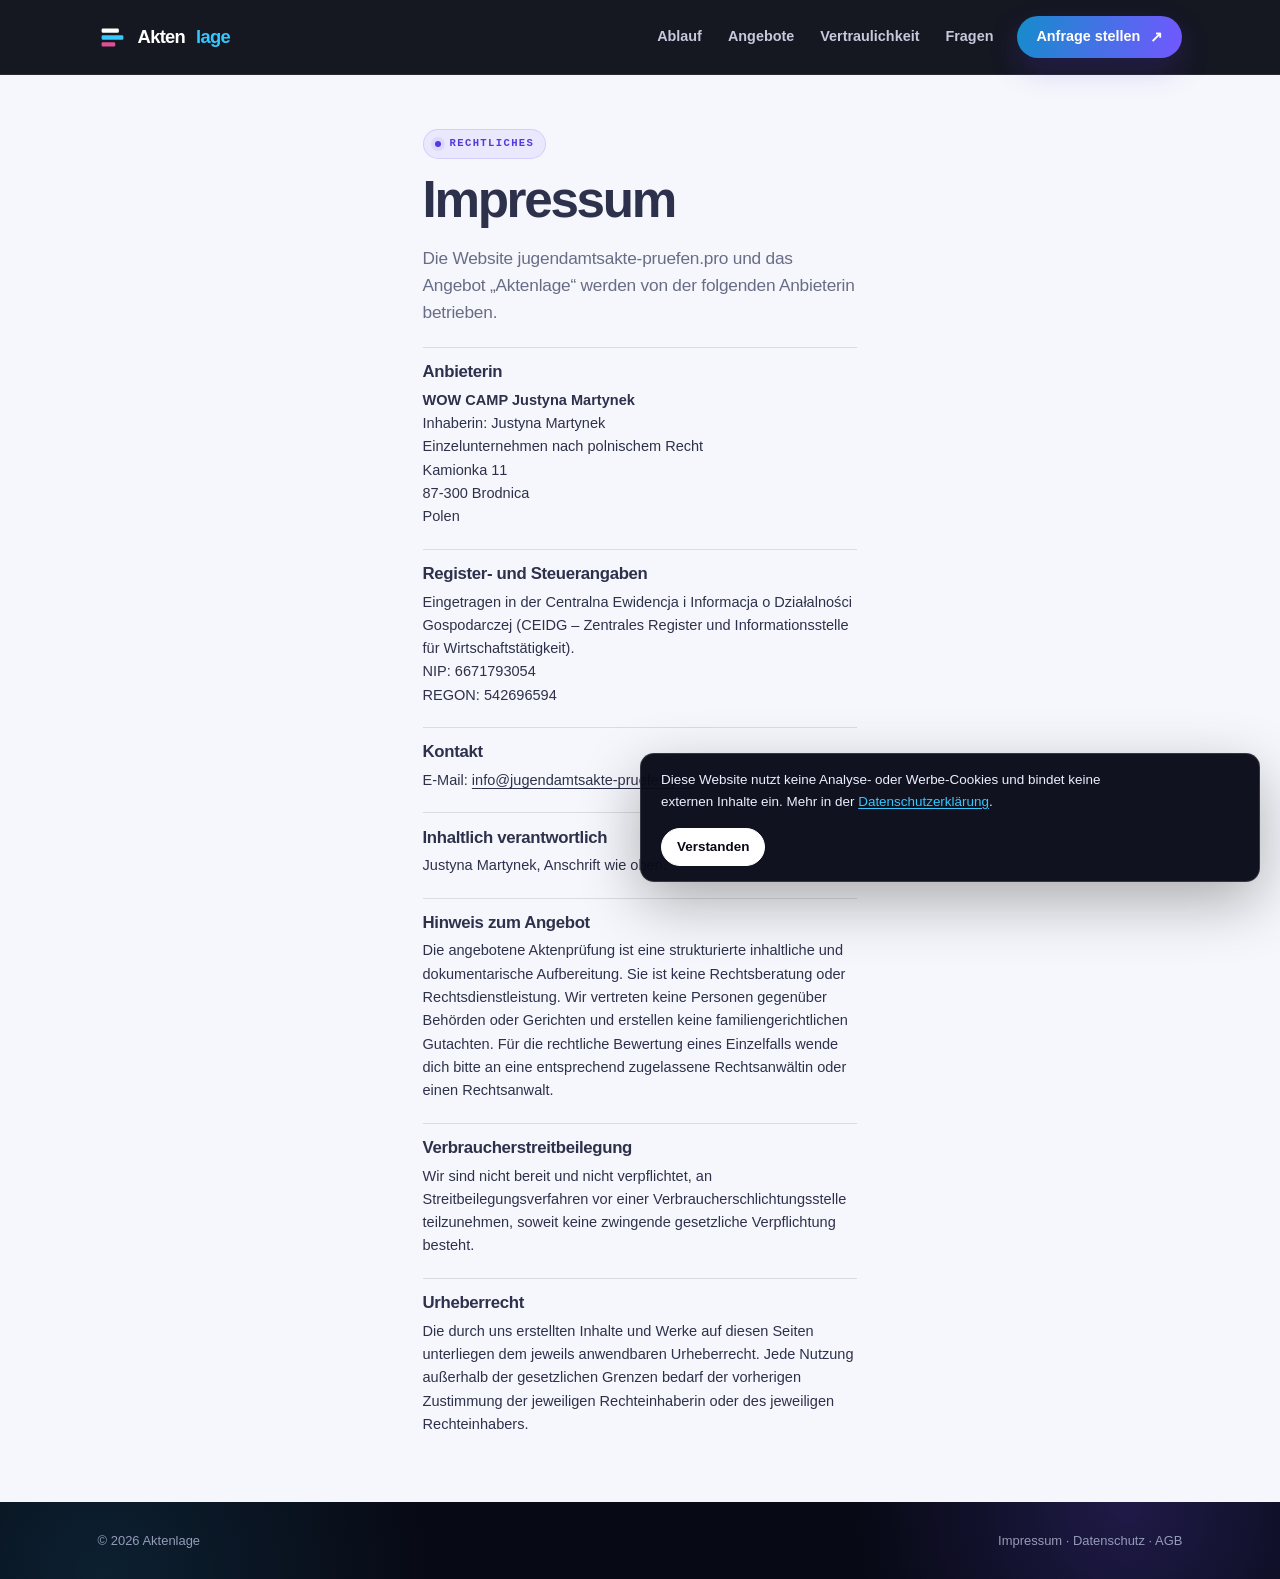
<file: impressum.html>
<!DOCTYPE html>
<html lang="de">
<head>
  <meta charset="UTF-8" />
  <meta name="viewport" content="width=device-width, initial-scale=1.0" />
  <meta name="theme-color" content="#070914" />
  <title>Impressum — Aktenlage</title>
  <meta name="description" content="Anbieter-, Register- und Kontaktangaben zu Aktenlage." />
  <meta name="robots" content="noindex" />
  <link rel="icon" href="favicon.svg" type="image/svg+xml" />
  <link rel="stylesheet" href="css/styles.css?v=20260919-3" />
</head>
<body class="legal-page">
  <a class="skip-link" href="#inhalt">Zum Inhalt springen</a>

  <header class="header">
    <div class="container header__inner">
      <a class="logo" href="index.html" aria-label="Aktenlage — zur Startseite">
        <svg viewBox="0 0 32 32" aria-hidden="true" focusable="false">
          <rect x="4" y="6" width="19" height="4.8" rx="1.4" fill="#ffffff"/>
          <rect x="4" y="13.6" width="24" height="4.8" rx="1.4" fill="#35c8ff"/>
          <rect x="4" y="21.2" width="15" height="4.8" rx="1.4" fill="#ff5ca8" opacity=".85"/>
        </svg>
        Akten<span>lage</span>
      </a>
      <button class="burger" type="button" aria-label="Menü öffnen" aria-expanded="false">☰</button>
      <nav class="nav" aria-label="Hauptnavigation">
        <a href="ablauf.html">Ablauf</a>
        <a href="angebote.html">Angebote</a>
        <a href="vertraulichkeit.html">Vertraulichkeit</a>
        <a href="fragen.html">Fragen</a>
        <a class="btn" href="anfrage.html">Anfrage stellen</a>
      </nav>
    </div>
  </header>

  <main id="inhalt">
    <section class="sec sec--papier sec--kompakt">
      <div class="container container--schmal prosa prosa--legal">
        <p class="reiter">Rechtliches</p>
        <h1>Impressum</h1>

        <p class="gross">Die Website jugendamtsakte-pruefen.pro und das Angebot „Aktenlage“ werden
        von der folgenden Anbieterin betrieben.</p>

        <h2>Anbieterin</h2>
        <p>
          <strong>WOW CAMP Justyna Martynek</strong><br />
          Inhaberin: Justyna Martynek<br />
          Einzelunternehmen nach polnischem Recht<br />
          Kamionka 11<br />
          87-300 Brodnica<br />
          Polen
        </p>

        <h2>Register- und Steuerangaben</h2>
        <p>
          Eingetragen in der Centralna Ewidencja i Informacja o Działalności Gospodarczej
          (CEIDG – Zentrales Register und Informationsstelle für Wirtschaftstätigkeit).<br />
          NIP: 6671793054<br />
          REGON: 542696594
        </p>

        <h2>Kontakt</h2>
        <p>
          E-Mail: <a href="mailto:info@jugendamtsakte-pruefen.pro">info@jugendamtsakte-pruefen.pro</a>
        </p>

        <h2>Inhaltlich verantwortlich</h2>
        <p>Justyna Martynek, Anschrift wie oben.</p>

        <h2>Hinweis zum Angebot</h2>
        <p>Die angebotene Aktenprüfung ist eine strukturierte inhaltliche und dokumentarische
        Aufbereitung. Sie ist keine Rechtsberatung oder Rechtsdienstleistung. Wir vertreten keine
        Personen gegenüber Behörden oder Gerichten und erstellen keine familiengerichtlichen
        Gutachten. Für die rechtliche Bewertung eines Einzelfalls wende dich bitte an eine
        entsprechend zugelassene Rechtsanwältin oder einen Rechtsanwalt.</p>

        <h2>Verbraucherstreitbeilegung</h2>
        <p>Wir sind nicht bereit und nicht verpflichtet, an Streitbeilegungsverfahren vor einer
        Verbraucherschlichtungsstelle teilzunehmen, soweit keine zwingende gesetzliche Verpflichtung
        besteht.</p>

        <h2>Urheberrecht</h2>
        <p>Die durch uns erstellten Inhalte und Werke auf diesen Seiten unterliegen dem jeweils
        anwendbaren Urheberrecht. Jede Nutzung außerhalb der gesetzlichen Grenzen bedarf der vorherigen
        Zustimmung der jeweiligen Rechteinhaberin oder des jeweiligen Rechteinhabers.</p>
      </div>
    </section>
  </main>

  <footer class="footer">
    <div class="container">
      <p class="footer__claim">Nicht die Zahl der Vorwürfe zählt. Sondern was <span>belegt</span> ist.</p>

      <p class="abgrenzung">Aktenlage prüft, ob sich die Angaben in deinen Unterlagen aus den Unterlagen
      selbst nachvollziehen lassen. Wir erbringen keine Rechtsdienstleistung, bewerten nicht rechtlich,
      vertreten dich nicht und erstellen keine familiengerichtlichen Gutachten.</p>

      <div class="footer__grid">
        <div>
          <h4>Angebot</h4>
          <ul>
            <li><a href="ablauf.html">So läuft es ab</a></li>
            <li><a href="angebote.html">Angebote &amp; Pakete</a></li>
            <li><a href="sozialtarif.html">Sozialtarif &amp; Spendentopf</a></li>
          </ul>
        </div>
        <div>
          <h4>Vertrauen</h4>
          <ul>
            <li><a href="vertraulichkeit.html">Vertraulichkeit &amp; Datenweg</a></li>
            <li><a href="fragen.html">Fragen &amp; Antworten</a></li>
            <li><a href="anfrage.html">Anfrage stellen</a></li>
          </ul>
        </div>
        <div>
          <h4>Kontakt</h4>
          <ul>
            <li><a href="mailto:info@jugendamtsakte-pruefen.pro">info@jugendamtsakte-pruefen.pro</a></li>
          </ul>
        </div>
      </div>

      <div class="footer__meta">
        <span>© <span data-jahr></span> Aktenlage</span>
        <span><a href="impressum.html">Impressum</a> · <a href="datenschutz.html">Datenschutz</a> · <a href="agb.html">AGB</a></span>
      </div>
    </div>
  </footer>

  <div id="datenschutz-hinweis" class="notice" hidden>
    <p>Diese Website nutzt keine Analyse- oder Werbe-Cookies und bindet keine externen Inhalte ein. Mehr in der <a href="datenschutz.html">Datenschutzerklärung</a>.</p>
    <button class="btn btn--hell" type="button">Verstanden</button>
  </div>

  <script src="js/main.js"></script>
</body>
</html>
</file>
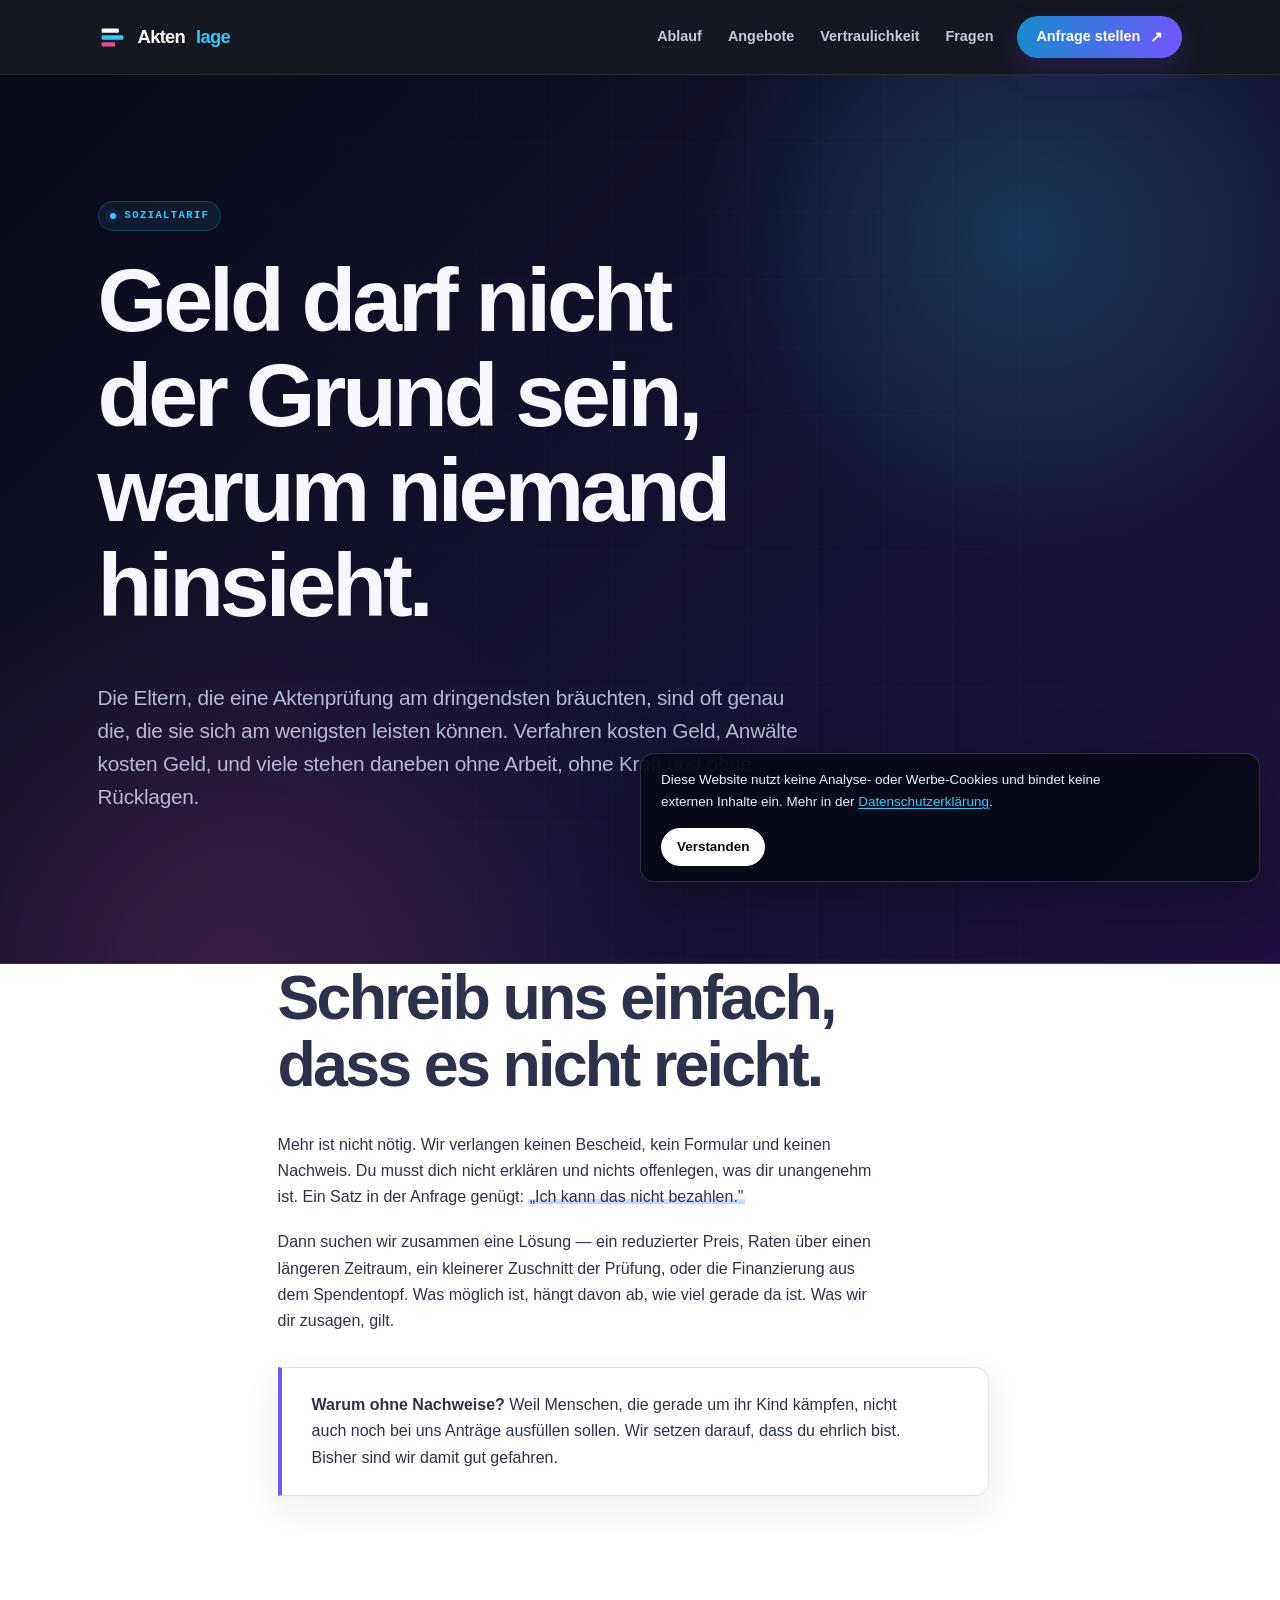
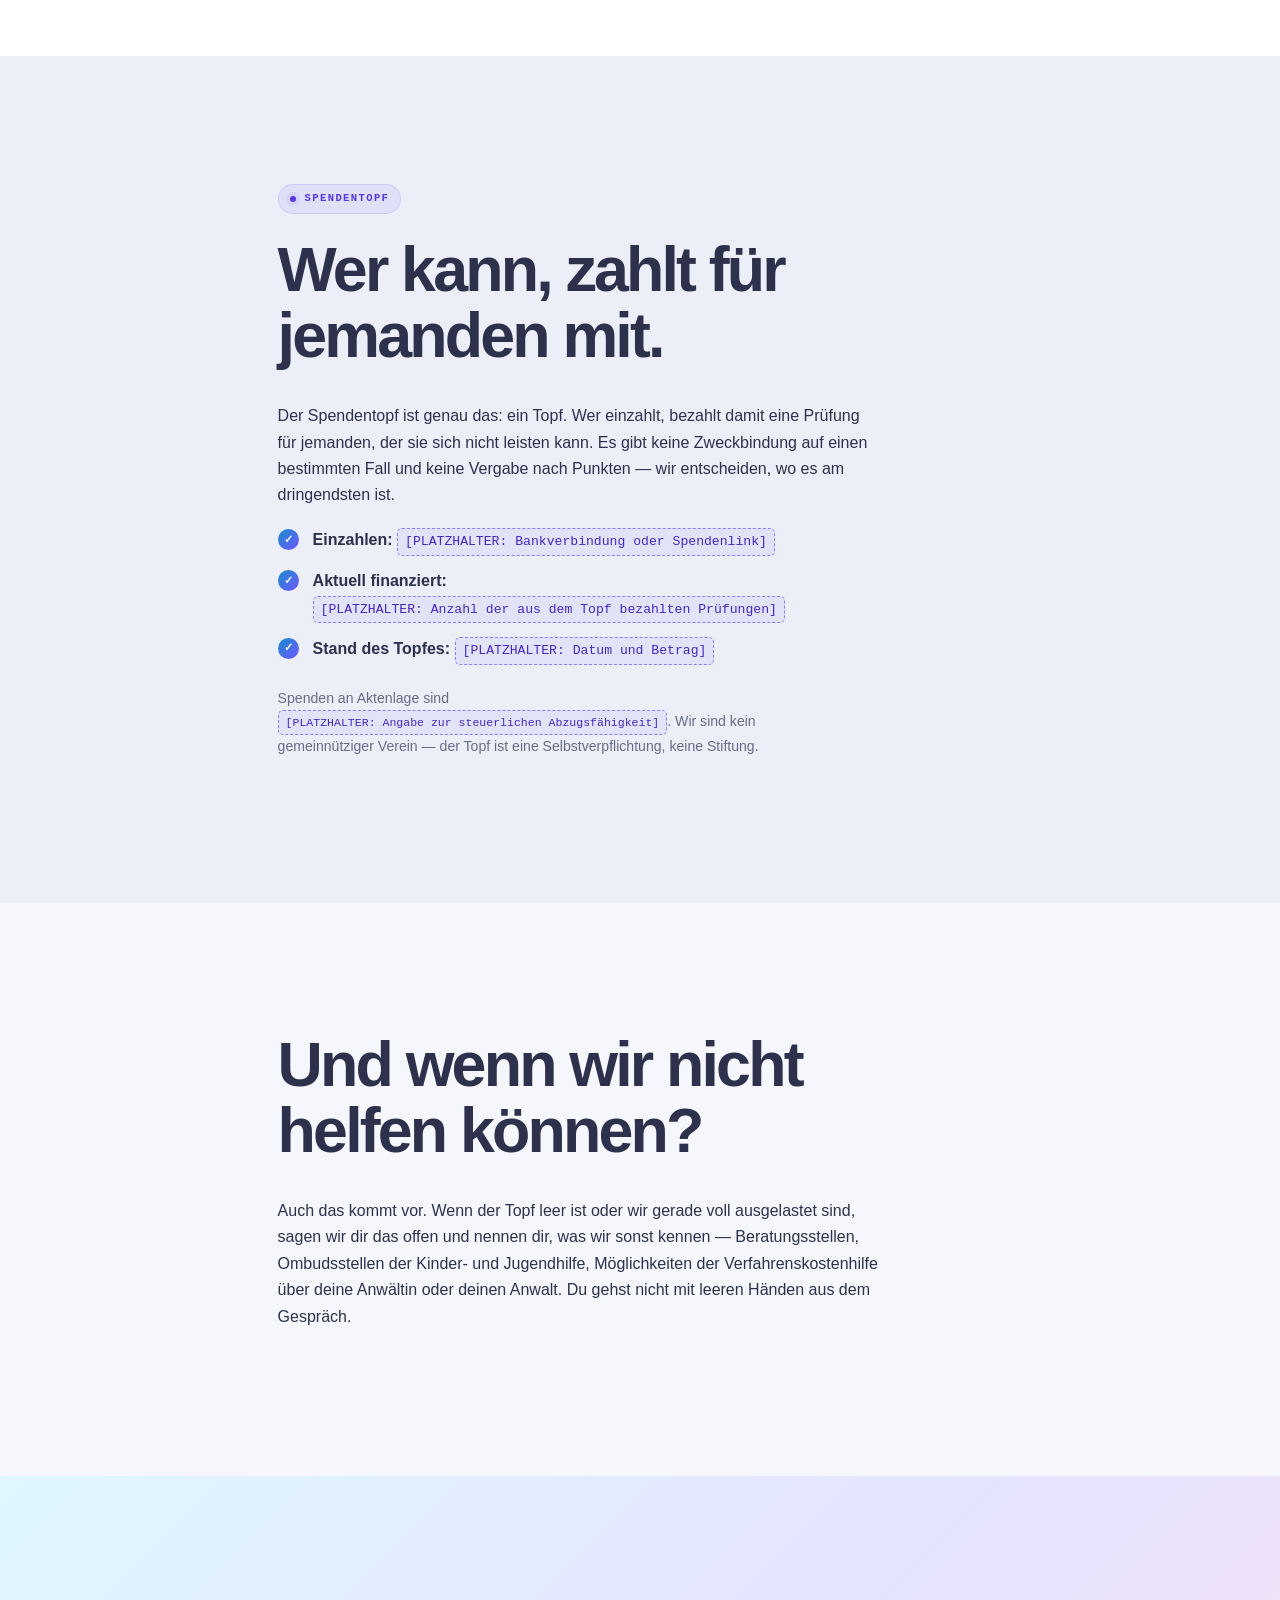
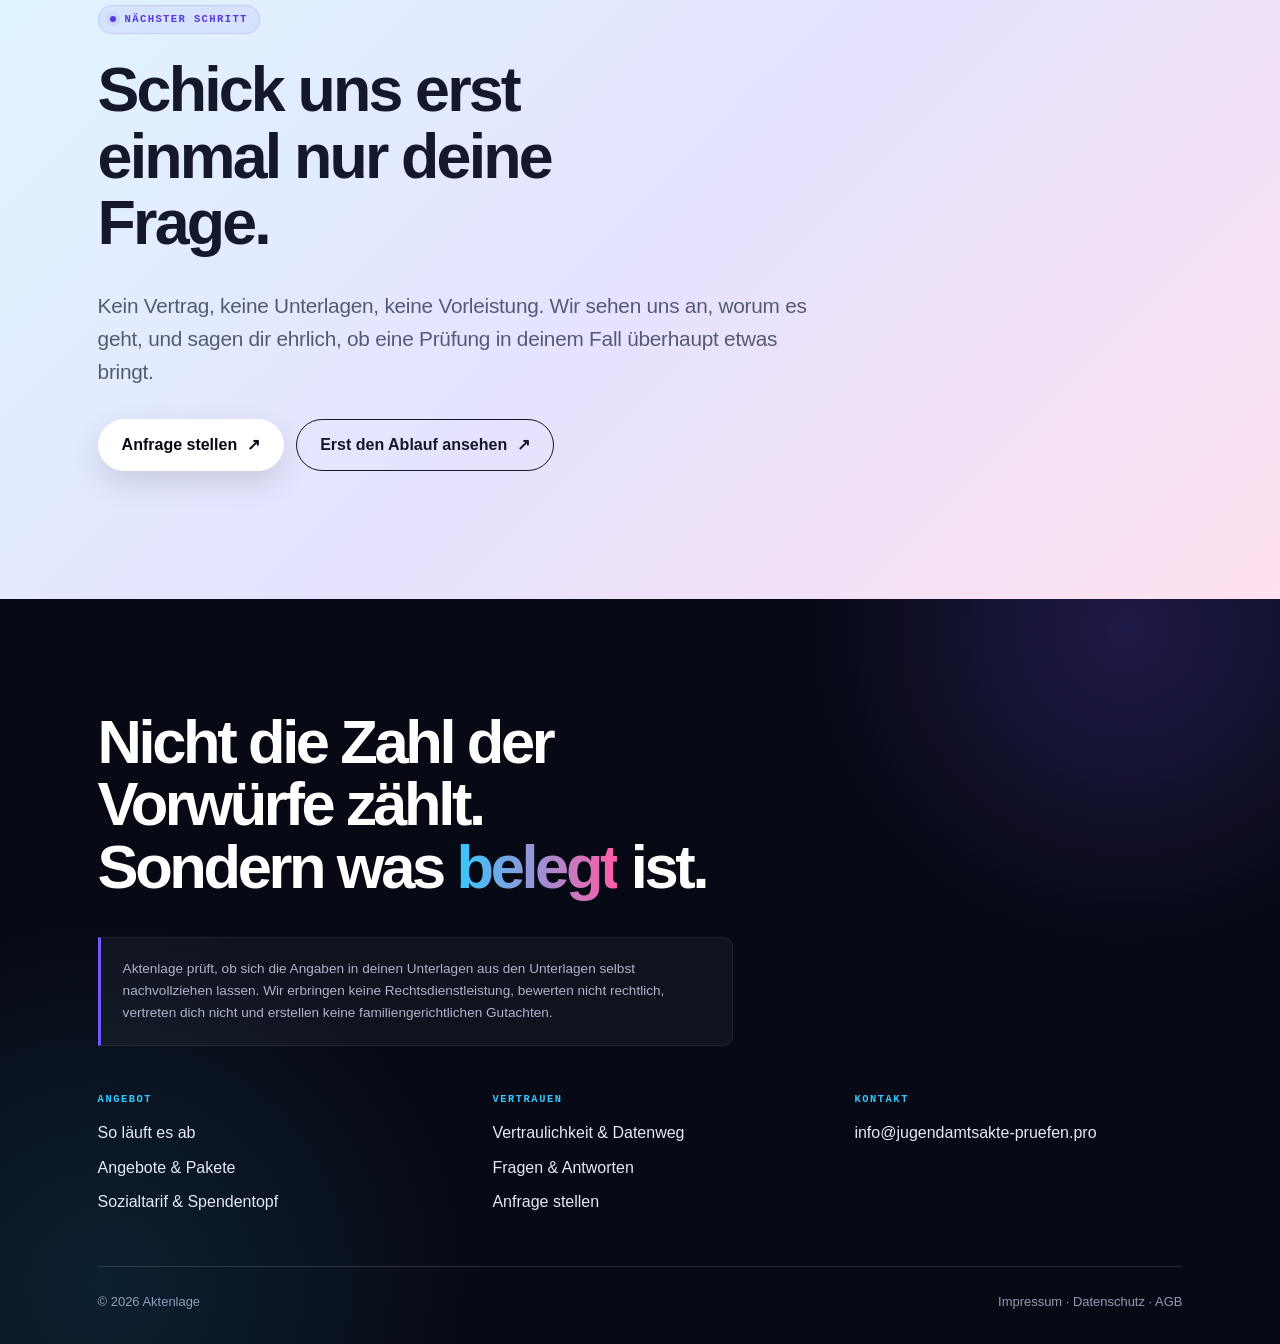
<file: sozialtarif.html>
<!DOCTYPE html>
<html lang="de">
<head>
  <meta charset="UTF-8" />
  <meta name="viewport" content="width=device-width, initial-scale=1.0" />
  <meta name="theme-color" content="#070914" />
  <title>Sozialtarif &amp; Spendentopf — Aktenlage</title>
  <meta name="description" content="Wenn du dir eine Aktenprüfung nicht leisten kannst: reduzierter Tarif und ein Spendentopf, aus dem einzelne Prüfungen bezahlt werden. Ohne Formulare, ohne Nachweispflicht." />
  
  <!-- Suchmaschinenfreigabe bleibt bis zum Livegang gesperrt. -->
  <meta name="robots" content="noindex, nofollow" />
  <link rel="icon" href="favicon.svg" type="image/svg+xml" />
  <link rel="stylesheet" href="css/styles.css?v=20260919-5" />
</head>
<body>
  <a class="skip-link" href="#inhalt">Zum Inhalt springen</a>

  <header class="header">
    <div class="container header__inner">
      <a class="logo" href="index.html" aria-label="Aktenlage — zur Startseite">
        <svg viewBox="0 0 32 32" aria-hidden="true" focusable="false">
          <rect x="4" y="6" width="19" height="4.8" rx="1.4" fill="#ffffff"/>
          <rect x="4" y="13.6" width="24" height="4.8" rx="1.4" fill="#35c8ff"/>
          <rect x="4" y="21.2" width="15" height="4.8" rx="1.4" fill="#ff5ca8" opacity=".85"/>
        </svg>
        Akten<span>lage</span>
      </a>
      <button class="burger" type="button" aria-label="Menü öffnen" aria-expanded="false">☰</button>
      <nav class="nav" aria-label="Hauptnavigation">
        <a href="ablauf.html">Ablauf</a>
        <a href="angebote.html">Angebote</a>
        <a href="vertraulichkeit.html">Vertraulichkeit</a>
        <a href="fragen.html">Fragen</a>
        <a class="btn" href="anfrage.html">Anfrage stellen</a>
      </nav>
    </div>
  </header>

  <main id="inhalt">
    <section class="sec sec--papier sec--kompakt unterseiten-hero">
      <div class="container">
        <p class="reiter" data-reveal>Sozialtarif</p>
        <h1 data-reveal>Geld darf nicht der Grund sein, warum niemand hinsieht.</h1>
        <p class="gross" data-reveal>Die Eltern, die eine Aktenprüfung am dringendsten bräuchten, sind
        oft genau die, die sie sich am wenigsten leisten können. Verfahren kosten Geld, Anwälte kosten
        Geld, und viele stehen daneben ohne Arbeit, ohne Kraft und ohne Rücklagen.</p>
      </div>
    </section>

    <section class="sec sec--karte" style="padding-top:0">
      <div class="container container--schmal">
        <h2 data-reveal>Schreib uns einfach, dass es nicht reicht.</h2>
        <p data-reveal>Mehr ist nicht nötig. Wir verlangen keinen Bescheid, kein Formular und keinen
        Nachweis. Du musst dich nicht erklären und nichts offenlegen, was dir unangenehm ist. Ein Satz
        in der Anfrage genügt: <span class="mark">„Ich kann das nicht bezahlen."</span></p>
        <p data-reveal>Dann suchen wir zusammen eine Lösung — ein reduzierter Preis, Raten über einen
        längeren Zeitraum, ein kleinerer Zuschnitt der Prüfung, oder die Finanzierung aus dem Spendentopf.
        Was möglich ist, hängt davon ab, wie viel gerade da ist. Was wir dir zusagen, gilt.</p>

        <div class="hinweis" data-reveal>
          <p><strong>Warum ohne Nachweise?</strong> Weil Menschen, die gerade um ihr Kind kämpfen,
          nicht auch noch bei uns Anträge ausfüllen sollen. Wir setzen darauf, dass du ehrlich bist.
          Bisher sind wir damit gut gefahren.</p>
        </div>
      </div>
    </section>

    <section class="sec sec--papier2">
      <div class="container container--schmal">
        <p class="reiter" data-reveal>Spendentopf</p>
        <h2 data-reveal>Wer kann, zahlt für jemanden mit.</h2>
        <p data-reveal>Der Spendentopf ist genau das: ein Topf. Wer einzahlt, bezahlt damit eine Prüfung
        für jemanden, der sie sich nicht leisten kann. Es gibt keine Zweckbindung auf einen bestimmten
        Fall und keine Vergabe nach Punkten — wir entscheiden, wo es am dringendsten ist.</p>

        <ul class="haken" data-reveal>
          <li><strong>Einzahlen:</strong> <span class="ph">[PLATZHALTER: Bankverbindung oder Spendenlink]</span></li>
          <li><strong>Aktuell finanziert:</strong> <span class="ph">[PLATZHALTER: Anzahl der aus dem Topf bezahlten Prüfungen]</span></li>
          <li><strong>Stand des Topfes:</strong> <span class="ph">[PLATZHALTER: Datum und Betrag]</span></li>
        </ul>

        <p class="klein" data-reveal>Spenden an Aktenlage sind
        <span class="ph">[PLATZHALTER: Angabe zur steuerlichen Abzugsfähigkeit]</span>. Wir sind kein
        gemeinnütziger Verein — der Topf ist eine Selbstverpflichtung, keine Stiftung.</p>
      </div>
    </section>

    <section class="sec sec--papier">
      <div class="container container--schmal">
        <h2 data-reveal>Und wenn wir nicht helfen können?</h2>
        <p data-reveal>Auch das kommt vor. Wenn der Topf leer ist oder wir gerade voll ausgelastet sind,
        sagen wir dir das offen und nennen dir, was wir sonst kennen — Beratungsstellen, Ombudsstellen der
        Kinder- und Jugendhilfe, Möglichkeiten der Verfahrenskostenhilfe über deine Anwältin oder deinen
        Anwalt. Du gehst nicht mit leeren Händen aus dem Gespräch.</p>
      </div>
    </section>
    <section class="sec sec--signal">
      <div class="container">
        <p class="reiter" data-reveal>Nächster Schritt</p>
        <h2 data-reveal>Schick uns erst einmal nur deine Frage.</h2>
        <p class="gross" data-reveal>Kein Vertrag, keine Unterlagen, keine Vorleistung. Wir sehen uns an,
        worum es geht, und sagen dir ehrlich, ob eine Prüfung in deinem Fall überhaupt etwas bringt.</p>
        <div class="btn-zeile" data-reveal>
          <a class="btn btn--hell" href="anfrage.html">Anfrage stellen</a>
          <a class="btn btn--outline" href="ablauf.html">Erst den Ablauf ansehen</a>
        </div>
      </div>
    </section>
  </main>

  <footer class="footer">
    <div class="container">
      <p class="footer__claim">Nicht die Zahl der Vorwürfe zählt. Sondern was <span>belegt</span> ist.</p>

      <p class="abgrenzung">Aktenlage prüft, ob sich die Angaben in deinen Unterlagen aus den Unterlagen
      selbst nachvollziehen lassen. Wir erbringen keine Rechtsdienstleistung, bewerten nicht rechtlich,
      vertreten dich nicht und erstellen keine familiengerichtlichen Gutachten.</p>

      <div class="footer__grid">
        <div>
          <h4>Angebot</h4>
          <ul>
            <li><a href="ablauf.html">So läuft es ab</a></li>
            <li><a href="angebote.html">Angebote &amp; Pakete</a></li>
            <li><a href="sozialtarif.html">Sozialtarif &amp; Spendentopf</a></li>
          </ul>
        </div>
        <div>
          <h4>Vertrauen</h4>
          <ul>
            <li><a href="vertraulichkeit.html">Vertraulichkeit &amp; Datenweg</a></li>
            <li><a href="fragen.html">Fragen &amp; Antworten</a></li>
            <li><a href="anfrage.html">Anfrage stellen</a></li>
          </ul>
        </div>
        <div>
          <h4>Kontakt</h4>
          <ul>
            <li><a href="mailto:info@jugendamtsakte-pruefen.pro">info@jugendamtsakte-pruefen.pro</a></li>
          </ul>
        </div>
      </div>

      <div class="footer__meta">
        <span>© <span data-jahr></span> Aktenlage</span>
        <span><a href="impressum.html">Impressum</a> · <a href="datenschutz.html">Datenschutz</a> · <a href="agb.html">AGB</a></span>
      </div>
    </div>
  </footer>

  <div id="datenschutz-hinweis" class="notice" hidden>
    <p>Diese Website nutzt keine Analyse- oder Werbe-Cookies und bindet keine externen Inhalte ein. Mehr in der <a href="datenschutz.html">Datenschutzerklärung</a>.</p>
    <button class="btn btn--hell" type="button">Verstanden</button>
  </div>

  <script src="js/main.js"></script>
</body>
</html>
</file>
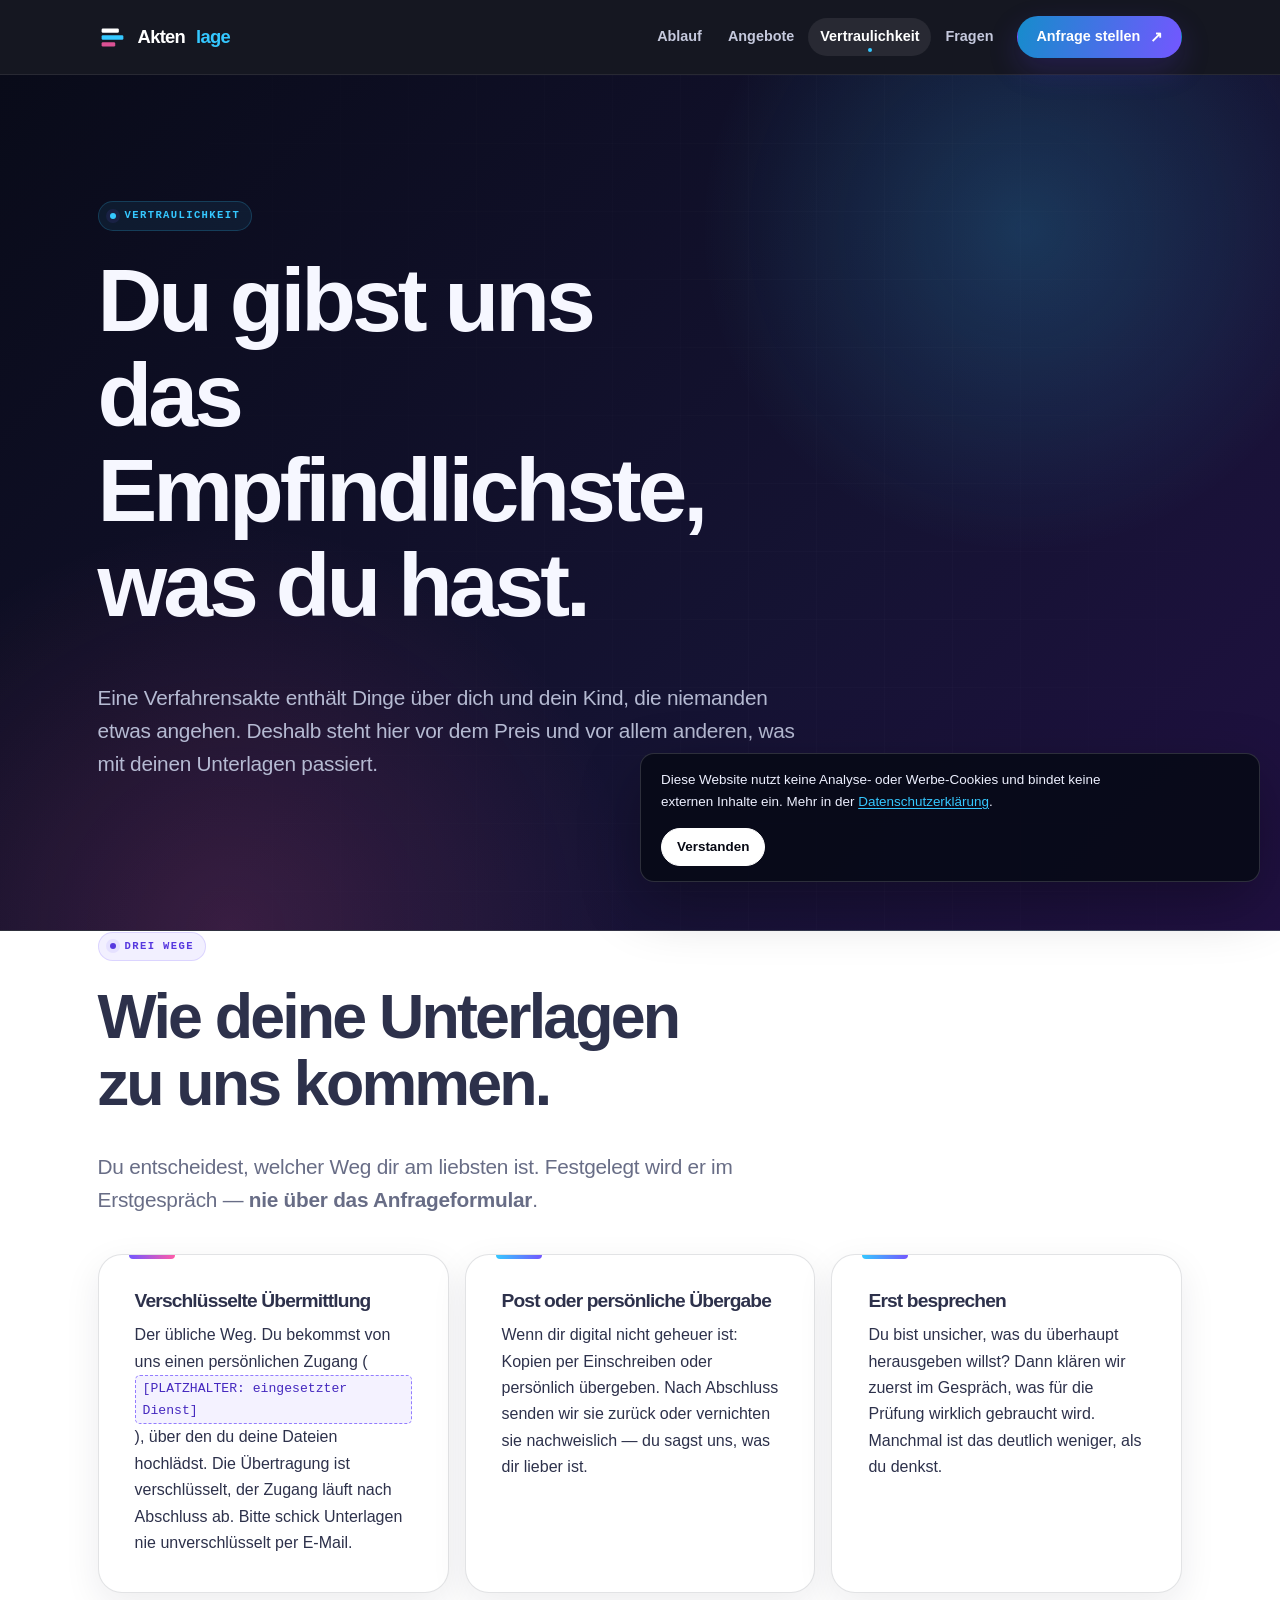
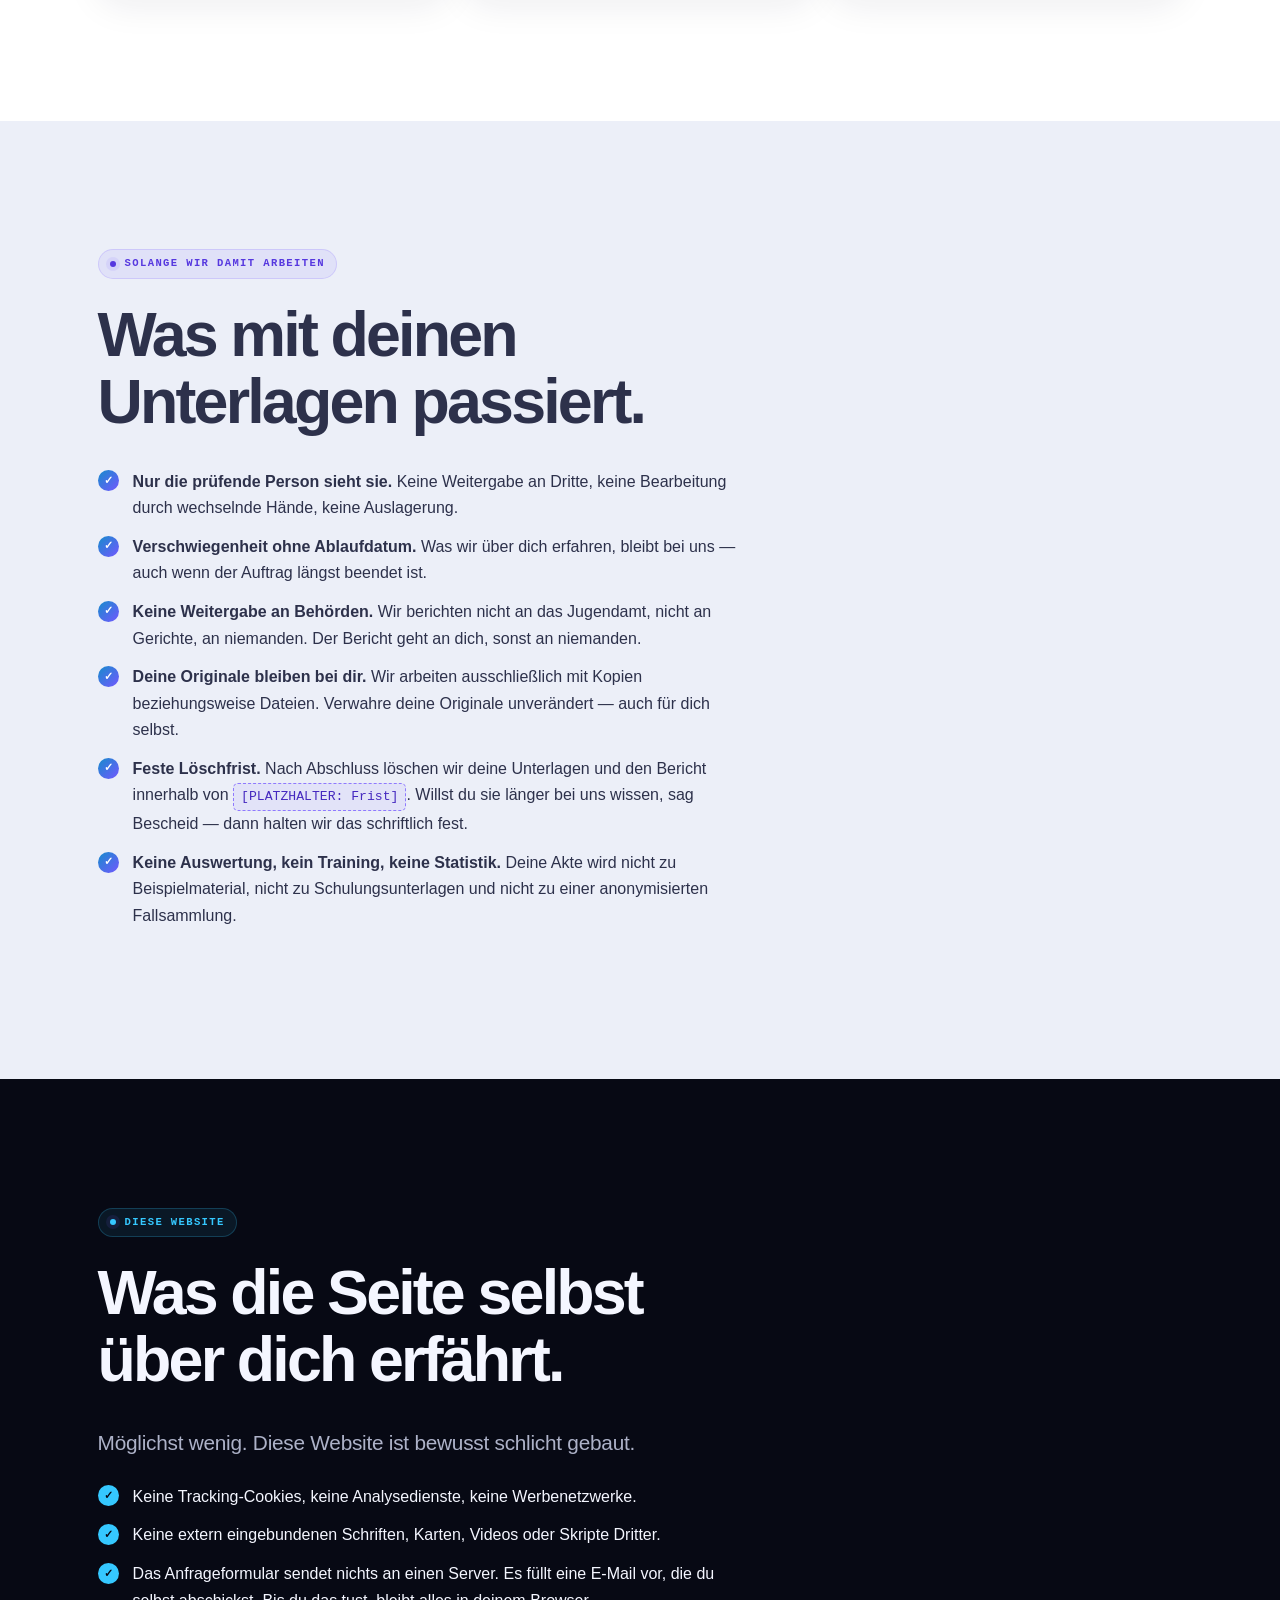
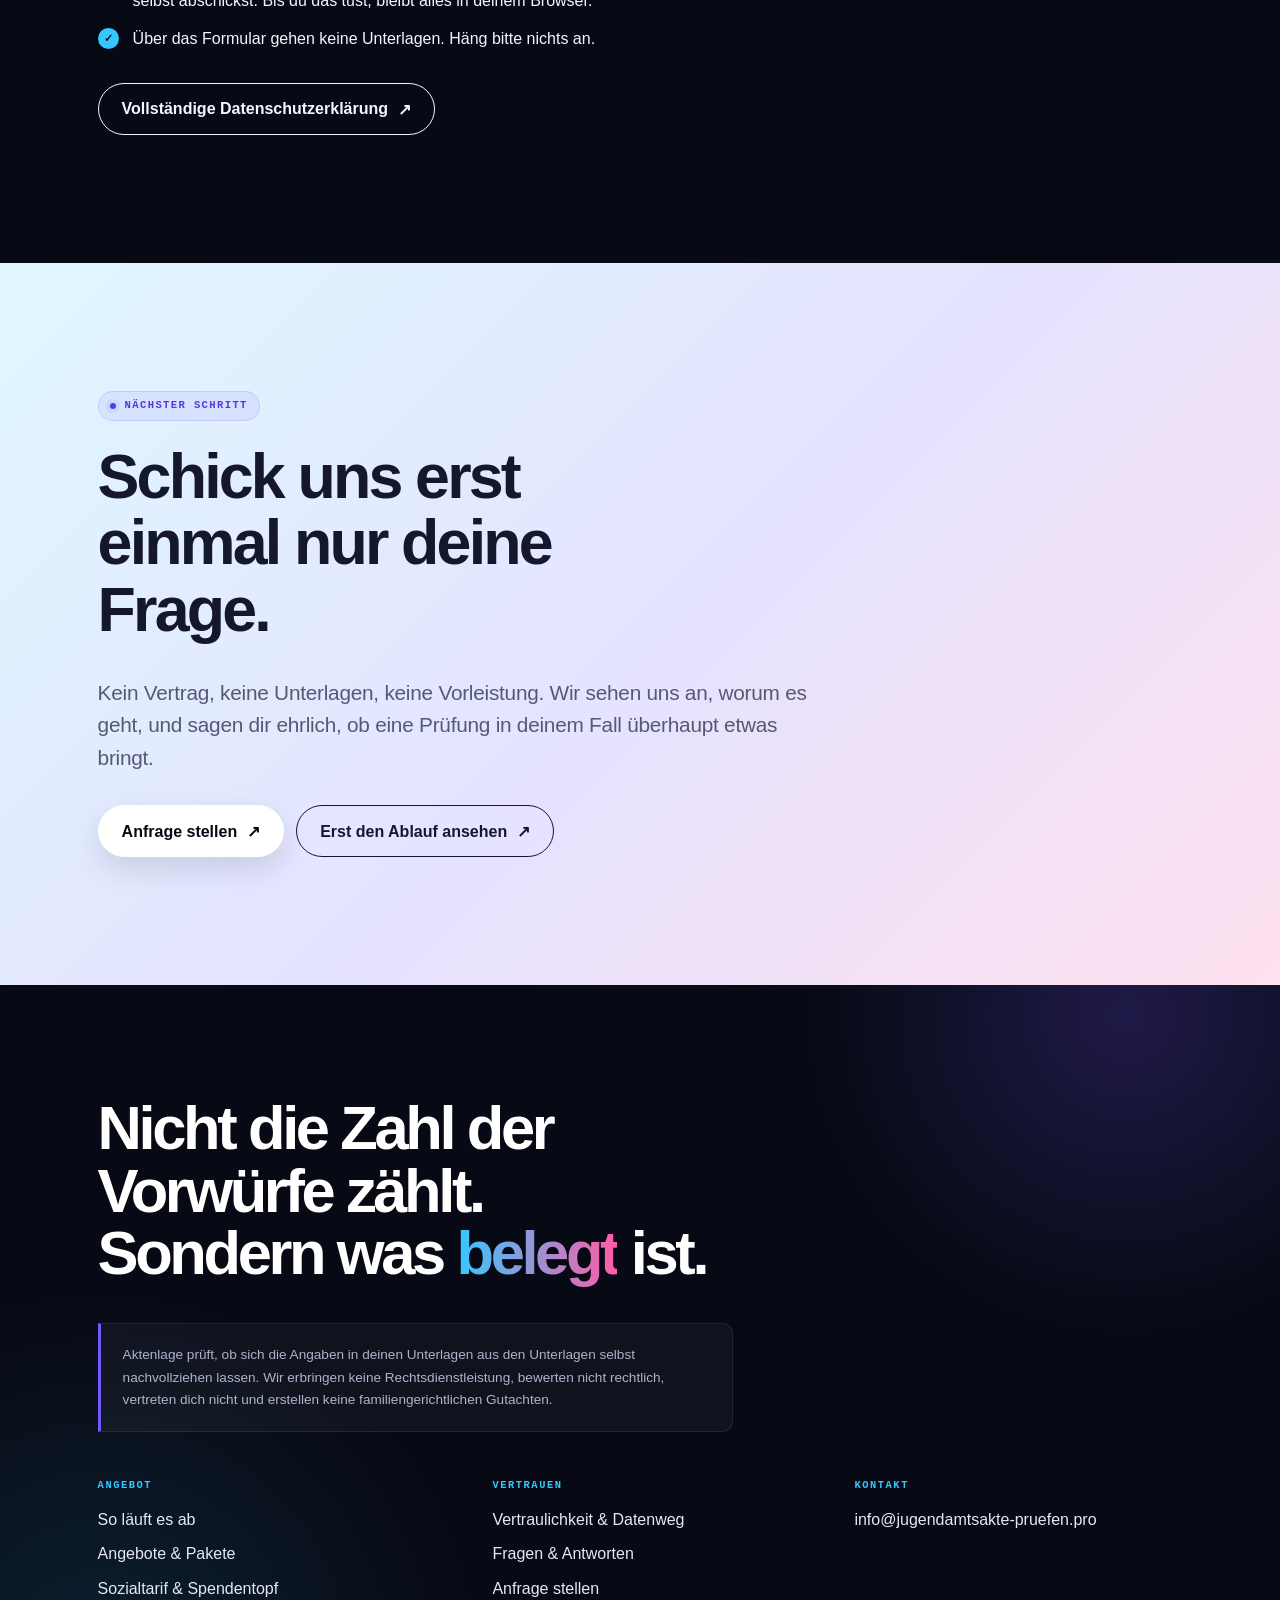
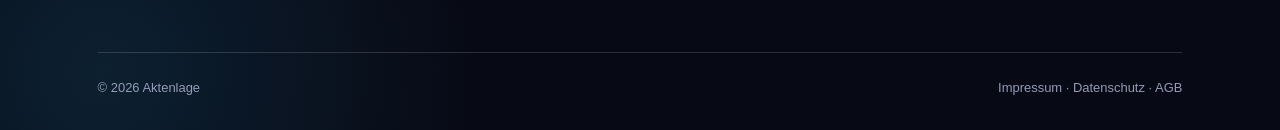
<file: vertraulichkeit.html>
<!DOCTYPE html>
<html lang="de">
<head>
  <meta charset="UTF-8" />
  <meta name="viewport" content="width=device-width, initial-scale=1.0" />
  <meta name="theme-color" content="#070914" />
  <title>Vertraulichkeit &amp; Datenweg — Aktenlage</title>
  <meta name="description" content="Wie deine Unterlagen sicher zu uns kommen, wer sie zu sehen bekommt, wie lange wir sie behalten und was danach damit passiert." />
  
  <!-- Suchmaschinenfreigabe bleibt bis zum Livegang gesperrt. -->
  <meta name="robots" content="noindex, nofollow" />
  <link rel="icon" href="favicon.svg" type="image/svg+xml" />
  <link rel="stylesheet" href="css/styles.css?v=20260919-5" />
</head>
<body>
  <a class="skip-link" href="#inhalt">Zum Inhalt springen</a>

  <header class="header">
    <div class="container header__inner">
      <a class="logo" href="index.html" aria-label="Aktenlage — zur Startseite">
        <svg viewBox="0 0 32 32" aria-hidden="true" focusable="false">
          <rect x="4" y="6" width="19" height="4.8" rx="1.4" fill="#ffffff"/>
          <rect x="4" y="13.6" width="24" height="4.8" rx="1.4" fill="#35c8ff"/>
          <rect x="4" y="21.2" width="15" height="4.8" rx="1.4" fill="#ff5ca8" opacity=".85"/>
        </svg>
        Akten<span>lage</span>
      </a>
      <button class="burger" type="button" aria-label="Menü öffnen" aria-expanded="false">☰</button>
      <nav class="nav" aria-label="Hauptnavigation">
        <a href="ablauf.html">Ablauf</a>
        <a href="angebote.html">Angebote</a>
        <a href="vertraulichkeit.html">Vertraulichkeit</a>
        <a href="fragen.html">Fragen</a>
        <a class="btn" href="anfrage.html">Anfrage stellen</a>
      </nav>
    </div>
  </header>

  <main id="inhalt">
    <section class="sec sec--papier sec--kompakt unterseiten-hero">
      <div class="container">
        <p class="reiter" data-reveal>Vertraulichkeit</p>
        <h1 data-reveal>Du gibst uns das Empfindlichste, was du hast.</h1>
        <p class="gross" data-reveal>Eine Verfahrensakte enthält Dinge über dich und dein Kind, die
        niemanden etwas angehen. Deshalb steht hier vor dem Preis und vor allem anderen, was mit deinen
        Unterlagen passiert.</p>
      </div>
    </section>

    <section class="sec sec--karte" style="padding-top:0">
      <div class="container">
        <p class="reiter" data-reveal>Drei Wege</p>
        <h2 data-reveal>Wie deine Unterlagen zu uns kommen.</h2>
        <p class="gross" data-reveal>Du entscheidest, welcher Weg dir am liebsten ist. Festgelegt wird
        er im Erstgespräch — <strong>nie über das Anfrageformular</strong>.</p>

        <div class="raster" data-reveal>
          <div class="karte karte--signal">
            <h3>Verschlüsselte Übermittlung</h3>
            <p>Der übliche Weg. Du bekommst von uns einen persönlichen Zugang
            (<span class="ph">[PLATZHALTER: eingesetzter Dienst]</span>), über den du deine Dateien
            hochlädst. Die Übertragung ist verschlüsselt, der Zugang läuft nach Abschluss ab.
            Bitte schick Unterlagen nie unverschlüsselt per E-Mail.</p>
          </div>
          <div class="karte">
            <h3>Post oder persönliche Übergabe</h3>
            <p>Wenn dir digital nicht geheuer ist: Kopien per Einschreiben oder persönlich übergeben.
            Nach Abschluss senden wir sie zurück oder vernichten sie nachweislich — du sagst uns, was
            dir lieber ist.</p>
          </div>
          <div class="karte">
            <h3>Erst besprechen</h3>
            <p>Du bist unsicher, was du überhaupt herausgeben willst? Dann klären wir zuerst im Gespräch,
            was für die Prüfung wirklich gebraucht wird. Manchmal ist das deutlich weniger, als du denkst.</p>
          </div>
        </div>
      </div>
    </section>

    <section class="sec sec--papier2">
      <div class="container">
        <p class="reiter" data-reveal>Solange wir damit arbeiten</p>
        <h2 data-reveal>Was mit deinen Unterlagen passiert.</h2>
        <ul class="haken" data-reveal>
          <li><strong>Nur die prüfende Person sieht sie.</strong> Keine Weitergabe an Dritte, keine
          Bearbeitung durch wechselnde Hände, keine Auslagerung.</li>
          <li><strong>Verschwiegenheit ohne Ablaufdatum.</strong> Was wir über dich erfahren, bleibt bei
          uns — auch wenn der Auftrag längst beendet ist.</li>
          <li><strong>Keine Weitergabe an Behörden.</strong> Wir berichten nicht an das Jugendamt, nicht
          an Gerichte, an niemanden. Der Bericht geht an dich, sonst an niemanden.</li>
          <li><strong>Deine Originale bleiben bei dir.</strong> Wir arbeiten ausschließlich mit Kopien
          beziehungsweise Dateien. Verwahre deine Originale unverändert — auch für dich selbst.</li>
          <li><strong>Feste Löschfrist.</strong> Nach Abschluss löschen wir deine Unterlagen und den
          Bericht innerhalb von <span class="ph">[PLATZHALTER: Frist]</span>. Willst du sie länger bei
          uns wissen, sag Bescheid — dann halten wir das schriftlich fest.</li>
          <li><strong>Keine Auswertung, kein Training, keine Statistik.</strong> Deine Akte wird nicht
          zu Beispielmaterial, nicht zu Schulungsunterlagen und nicht zu einer anonymisierten Fallsammlung.</li>
        </ul>
      </div>
    </section>

    <section class="sec sec--tinte">
      <div class="container">
        <p class="reiter" data-reveal>Diese Website</p>
        <h2 data-reveal>Was die Seite selbst über dich erfährt.</h2>
        <p class="gross" data-reveal>Möglichst wenig. Diese Website ist bewusst schlicht gebaut.</p>
        <ul class="haken" data-reveal>
          <li>Keine Tracking-Cookies, keine Analysedienste, keine Werbenetzwerke.</li>
          <li>Keine extern eingebundenen Schriften, Karten, Videos oder Skripte Dritter.</li>
          <li>Das Anfrageformular sendet nichts an einen Server. Es füllt eine E-Mail vor, die du
          selbst abschickst. Bis du das tust, bleibt alles in deinem Browser.</li>
          <li>Über das Formular gehen keine Unterlagen. Häng bitte nichts an.</li>
        </ul>
        <div class="btn-zeile" data-reveal>
          <a class="btn btn--outline" href="datenschutz.html">Vollständige Datenschutzerklärung</a>
        </div>
      </div>
    </section>
    <section class="sec sec--signal">
      <div class="container">
        <p class="reiter" data-reveal>Nächster Schritt</p>
        <h2 data-reveal>Schick uns erst einmal nur deine Frage.</h2>
        <p class="gross" data-reveal>Kein Vertrag, keine Unterlagen, keine Vorleistung. Wir sehen uns an,
        worum es geht, und sagen dir ehrlich, ob eine Prüfung in deinem Fall überhaupt etwas bringt.</p>
        <div class="btn-zeile" data-reveal>
          <a class="btn btn--hell" href="anfrage.html">Anfrage stellen</a>
          <a class="btn btn--outline" href="ablauf.html">Erst den Ablauf ansehen</a>
        </div>
      </div>
    </section>
  </main>

  <footer class="footer">
    <div class="container">
      <p class="footer__claim">Nicht die Zahl der Vorwürfe zählt. Sondern was <span>belegt</span> ist.</p>

      <p class="abgrenzung">Aktenlage prüft, ob sich die Angaben in deinen Unterlagen aus den Unterlagen
      selbst nachvollziehen lassen. Wir erbringen keine Rechtsdienstleistung, bewerten nicht rechtlich,
      vertreten dich nicht und erstellen keine familiengerichtlichen Gutachten.</p>

      <div class="footer__grid">
        <div>
          <h4>Angebot</h4>
          <ul>
            <li><a href="ablauf.html">So läuft es ab</a></li>
            <li><a href="angebote.html">Angebote &amp; Pakete</a></li>
            <li><a href="sozialtarif.html">Sozialtarif &amp; Spendentopf</a></li>
          </ul>
        </div>
        <div>
          <h4>Vertrauen</h4>
          <ul>
            <li><a href="vertraulichkeit.html">Vertraulichkeit &amp; Datenweg</a></li>
            <li><a href="fragen.html">Fragen &amp; Antworten</a></li>
            <li><a href="anfrage.html">Anfrage stellen</a></li>
          </ul>
        </div>
        <div>
          <h4>Kontakt</h4>
          <ul>
            <li><a href="mailto:info@jugendamtsakte-pruefen.pro">info@jugendamtsakte-pruefen.pro</a></li>
          </ul>
        </div>
      </div>

      <div class="footer__meta">
        <span>© <span data-jahr></span> Aktenlage</span>
        <span><a href="impressum.html">Impressum</a> · <a href="datenschutz.html">Datenschutz</a> · <a href="agb.html">AGB</a></span>
      </div>
    </div>
  </footer>

  <div id="datenschutz-hinweis" class="notice" hidden>
    <p>Diese Website nutzt keine Analyse- oder Werbe-Cookies und bindet keine externen Inhalte ein. Mehr in der <a href="datenschutz.html">Datenschutzerklärung</a>.</p>
    <button class="btn btn--hell" type="button">Verstanden</button>
  </div>

  <script src="js/main.js"></script>
</body>
</html>
</file>
<file: css/styles.css>
/* ==========================================================================
   Aktenlage — Designsystem 2026 / Midnight Edition
   Elektrische Klarheit: dunkle Bühne, präzise Raster, leuchtende Fundstellen.
   Keine Webfonts und keine externen Ressourcen.
   ========================================================================== */

:root {
  --nacht: #070914;
  --nacht-2: #0e1228;
  --nacht-3: #171c3a;
  --tinte: #15182d;
  --tinte-2: #2d314b;
  --grau: #686d86;
  --grau-hell: #adb2c8;

  --papier: #f6f7fc;
  --papier-2: #eceff8;
  --karte: #ffffff;
  --lavendel: #e6e7ff;

  --blau: #35c8ff;
  --blau-dunkel: #168ccc;
  --violett: #7357ff;
  --violett-dunkel: #5638df;
  --pink: #ff5ca8;
  --signal: #6548f5;
  --signal-dunkel: #4529bf;
  --marker: #a8f0ff;

  --linie: rgba(21, 24, 45, 0.12);
  --linie-stark: rgba(21, 24, 45, 0.22);
  --linie-invers: rgba(255, 255, 255, 0.15);

  --font: Inter, ui-sans-serif, -apple-system, BlinkMacSystemFont, "Segoe UI",
    Helvetica, Arial, sans-serif;
  --mono: ui-monospace, SFMono-Regular, "SF Mono", Menlo, Consolas,
    "Liberation Mono", monospace;

  --max: 1200px;
  --pad: clamp(20px, 4.5vw, 58px);
  --header-h: 74px;
  --radius: 24px;
  --radius-klein: 14px;
  --shadow: 0 24px 70px rgba(21, 24, 45, 0.11);
  --shadow-klein: 0 12px 36px rgba(21, 24, 45, 0.08);
}

* { box-sizing: border-box; }

html {
  scroll-behavior: smooth;
  scroll-padding-top: calc(var(--header-h) + 20px);
}

body {
  margin: 0;
  min-width: 320px;
  overflow-x: hidden;
  color: var(--tinte-2);
  background: var(--papier);
  font-family: var(--font);
  font-size: 1rem;
  line-height: 1.65;
  -webkit-font-smoothing: antialiased;
  text-rendering: optimizeLegibility;
}

.home { background: var(--papier); }

::selection { color: #fff; background: var(--violett); }
img { display: block; max-width: 100%; }
a { color: inherit; text-underline-offset: 0.18em; }
button, input, select, textarea { font: inherit; }

.container {
  width: 100%;
  max-width: var(--max);
  margin-inline: auto;
  padding-inline: var(--pad);
}

.container--schmal { max-width: 840px; }

.visually-hidden {
  position: absolute !important;
  width: 1px !important;
  height: 1px !important;
  padding: 0 !important;
  margin: -1px !important;
  overflow: hidden !important;
  clip: rect(0, 0, 0, 0) !important;
  white-space: nowrap !important;
  border: 0 !important;
}

/* ---------- Fokus & Sprunglink ----------------------------------------- */

.skip-link {
  position: fixed;
  left: 18px;
  top: -100px;
  z-index: 500;
  padding: 11px 17px;
  color: var(--nacht);
  background: var(--marker);
  border-radius: 0 0 10px 10px;
  font-weight: 800;
}

.skip-link:focus { top: 0; }

:focus-visible {
  outline: 3px solid var(--blau);
  outline-offset: 4px;
}

/* ---------- Kopfzeile --------------------------------------------------- */

.header {
  position: sticky;
  top: 0;
  z-index: 120;
  color: #fff;
  background: rgba(7, 9, 20, 0.94);
  border-bottom: 1px solid rgba(255, 255, 255, 0.08);
  backdrop-filter: blur(18px) saturate(1.2);
  -webkit-backdrop-filter: blur(18px) saturate(1.2);
  transition: background 180ms ease, box-shadow 180ms ease;
}

.header.is-scrolled {
  background: rgba(7, 9, 20, 0.985);
  box-shadow: 0 12px 40px rgba(3, 4, 12, 0.22);
}

.header__inner {
  min-height: var(--header-h);
  display: flex;
  align-items: center;
  justify-content: space-between;
  gap: 24px;
}

.logo {
  display: inline-flex;
  align-items: center;
  gap: 11px;
  color: #fff;
  font-size: 1.15rem;
  font-weight: 850;
  letter-spacing: -0.04em;
  line-height: 1;
  text-decoration: none;
  white-space: nowrap;
}

.logo span { color: var(--blau); }
.logo svg { width: 29px; height: 29px; flex: none; }
.logo svg rect:nth-child(1) { fill: #fff; }
.logo svg rect:nth-child(2) { fill: var(--blau); }
.logo svg rect:nth-child(3) { fill: var(--pink); opacity: 0.85; }

.nav { display: flex; align-items: center; gap: 2px; }

.nav a {
  position: relative;
  padding: 10px 12px;
  color: #c5c9dd;
  border-radius: 999px;
  font-size: 0.9rem;
  font-weight: 690;
  line-height: 1.2;
  text-decoration: none;
  transition: color 160ms ease, background 160ms ease;
}

.nav a:not(.btn):hover,
.nav a:not(.btn).aktiv { color: #fff; background: rgba(255, 255, 255, 0.08); }

.nav a.aktiv::after {
  content: "";
  position: absolute;
  left: 50%;
  bottom: 4px;
  width: 4px;
  height: 4px;
  border-radius: 50%;
  background: var(--blau);
  transform: translateX(-50%);
}

.nav a.btn {
  min-height: 42px;
  margin-left: 10px;
  padding: 10px 18px;
  color: #fff;
}

.burger {
  display: none;
  place-items: center;
  width: 45px;
  height: 45px;
  padding: 0;
  color: #fff;
  background: rgba(255, 255, 255, 0.07);
  border: 1px solid rgba(255, 255, 255, 0.2);
  border-radius: 50%;
  font-size: 1.18rem;
  line-height: 1;
  cursor: pointer;
}

@media (max-width: 930px) {
  .burger { display: grid; }
  .nav {
    position: absolute;
    top: calc(100% + 1px);
    left: var(--pad);
    right: var(--pad);
    display: none;
    align-items: stretch;
    flex-direction: column;
    gap: 2px;
    padding: 12px;
    background: rgba(14, 18, 40, 0.99);
    border: 1px solid var(--linie-invers);
    border-radius: 0 0 18px 18px;
    box-shadow: 0 24px 70px rgba(0, 0, 0, 0.35);
  }
  .nav.offen { display: flex; }
  .nav a { padding: 13px 14px; border-radius: 9px; }
  .nav a.aktiv::after { display: none; }
  .nav a.btn { margin: 7px 0 0; text-align: center; }
  body.menu-open { overflow: hidden; }
}

/* ---------- Typografie & Sektionen ------------------------------------- */

h1, h2, h3, h4 {
  margin: 0 0 0.55em;
  color: inherit;
  font-weight: 820;
  letter-spacing: -0.045em;
  line-height: 1.06;
}

h1 { max-width: 17ch; font-size: clamp(3rem, 7vw, 6.4rem); }
h2 { max-width: 18ch; font-size: clamp(2.25rem, 4.9vw, 4.35rem); }
h3 { margin-top: 1.6em; font-size: clamp(1.15rem, 2vw, 1.42rem); }
h4 { font-size: 1rem; }
p { max-width: 68ch; margin: 0 0 1.15em; }

.gross {
  max-width: 62ch;
  color: var(--smuted, var(--grau));
  font-size: clamp(1.1rem, 2vw, 1.3rem);
  line-height: 1.58;
  letter-spacing: -0.012em;
}

.klein { color: var(--smuted, var(--grau)); font-size: 0.88rem; }

.reiter {
  display: inline-flex;
  align-items: center;
  gap: 9px;
  margin: 0 0 22px;
  padding: 7px 11px;
  color: var(--violett-dunkel);
  background: rgba(115, 87, 255, 0.09);
  border: 1px solid rgba(115, 87, 255, 0.18);
  border-radius: 999px;
  font-family: var(--mono);
  font-size: 0.66rem;
  font-weight: 800;
  letter-spacing: 0.13em;
  line-height: 1.3;
  text-transform: uppercase;
}

.reiter::before {
  content: "";
  width: 6px;
  height: 6px;
  border-radius: 50%;
  background: currentColor;
  box-shadow: 0 0 0 4px rgba(115, 87, 255, 0.10);
}

.sec {
  position: relative;
  padding: clamp(78px, 10vw, 136px) 0;
}
.sec--kompakt { padding-block: clamp(50px, 7vw, 82px); }
.sec--papier { color: var(--tinte-2); background: var(--papier); --smuted: var(--grau); }
.sec--papier2 { color: var(--tinte-2); background: var(--papier-2); --smuted: var(--grau); }
.sec--karte { color: var(--tinte-2); background: var(--karte); --smuted: var(--grau); }
.sec--tinte { color: #f4f6ff; background: var(--nacht); --smuted: var(--grau-hell); }
.sec--signal { color: var(--tinte); background: linear-gradient(135deg, #dff7ff 0%, #e5e3ff 52%, #ffe1ef 100%); --smuted: #515670; }

.sec--tinte .reiter { color: var(--blau); background: rgba(53, 200, 255, 0.08); border-color: rgba(53, 200, 255, 0.22); }
.sec--signal .reiter { color: var(--violett-dunkel); }
.sec--tinte a:not(.btn), .sec--signal a:not(.btn) { color: inherit; }

.mark {
  color: inherit;
  background-image: linear-gradient(180deg, transparent 62%, rgba(53, 200, 255, 0.35) 62%, rgba(115, 87, 255, 0.30) 96%, transparent 96%);
  padding-inline: 0.08em;
}

/* ---------- Buttons ----------------------------------------------------- */

.btn {
  display: inline-flex;
  align-items: center;
  justify-content: center;
  gap: 10px;
  min-height: 52px;
  padding: 13px 23px;
  color: #fff;
  background: linear-gradient(105deg, var(--blau-dunkel), var(--violett));
  border: 1px solid transparent;
  border-radius: 999px;
  box-shadow: 0 12px 30px rgba(86, 56, 223, 0.22);
  font-weight: 760;
  line-height: 1.2;
  text-decoration: none;
  cursor: pointer;
  transition: transform 170ms ease, box-shadow 170ms ease, filter 170ms ease, background 170ms ease;
}

a.btn::after {
  content: "↗";
  font-size: 1.02em;
  line-height: 1;
  transition: transform 170ms ease;
}

.btn:hover {
  color: #fff;
  filter: brightness(1.08);
  box-shadow: 0 17px 38px rgba(86, 56, 223, 0.30);
  transform: translateY(-2px);
}
a.btn:hover::after { transform: translate(2px, -2px); }

.btn--outline {
  color: currentColor;
  background: transparent;
  border-color: currentColor;
  box-shadow: none;
}
.btn--outline:hover { color: #fff; background: var(--tinte); border-color: var(--tinte); filter: none; }
.sec--tinte .btn--outline:hover { color: var(--nacht); background: #fff; border-color: #fff; }
.sec--signal .btn--outline:hover { color: #fff; background: var(--nacht); border-color: var(--nacht); }

.btn--hell {
  color: var(--nacht);
  background: #fff;
  border-color: #fff;
  box-shadow: 0 12px 30px rgba(7, 9, 20, 0.12);
}
.btn--hell:hover { color: #fff; background: var(--nacht); border-color: var(--nacht); filter: none; }

.btn-zeile {
  display: flex;
  flex-wrap: wrap;
  align-items: center;
  gap: 12px;
  margin-top: 30px;
}

/* ---------- Shader Hero ------------------------------------------------- */

.shader-hero {
  position: relative;
  display: grid;
  place-items: center;
  min-height: max(680px, calc(100svh - var(--header-h) - 45px));
  overflow: hidden;
  isolation: isolate;
  color: #fff;
  background:
    radial-gradient(circle at 50% 35%, rgba(92, 73, 255, 0.30), transparent 34%),
    linear-gradient(135deg, #070914 0%, #10132b 55%, #120b2b 100%);
}

.shader-hero__canvas {
  position: absolute;
  inset: 0;
  z-index: -3;
  width: 100%;
  height: 100%;
  display: block;
}

.shader-hero__canvas.is-fallback { opacity: 0; }

.shader-hero__fallback {
  position: absolute;
  inset: -8%;
  z-index: -4;
  overflow: hidden;
  background:
    radial-gradient(circle at 74% 24%, rgba(53, 200, 255, .24), transparent 26%),
    radial-gradient(circle at 22% 76%, rgba(255, 92, 168, .18), transparent 29%),
    radial-gradient(circle at 50% 48%, rgba(115, 87, 255, .28), transparent 38%);
  animation: fallback-aurora 12s ease-in-out infinite alternate;
}

.shader-hero__fallback span {
  position: absolute;
  left: -62%;
  width: 58%;
  height: 2px;
  border-radius: 999px;
  background: linear-gradient(90deg, transparent 0%, rgba(53, 200, 255, .08) 16%, #35c8ff 76%, #dff8ff 92%, transparent 100%);
  box-shadow: 0 0 8px rgba(53, 200, 255, .84), 0 0 34px rgba(53, 200, 255, .42);
  animation: fallback-streak 7.6s cubic-bezier(.38, 0, .62, 1) infinite;
}

.shader-hero__fallback span:nth-child(1) { top: 31%; animation-delay: -1.4s; }
.shader-hero__fallback span:nth-child(2) {
  top: 54%;
  height: 1px;
  background: linear-gradient(90deg, transparent 0%, rgba(115, 87, 255, .12) 12%, #8e7dff 78%, #fff 94%, transparent 100%);
  box-shadow: 0 0 9px rgba(115, 87, 255, .9), 0 0 38px rgba(115, 87, 255, .5);
  animation-duration: 9.2s;
  animation-delay: -6.7s;
}
.shader-hero__fallback span:nth-child(3) {
  top: 73%;
  background: linear-gradient(90deg, transparent 0%, rgba(255, 92, 168, .08) 14%, #ff5ca8 80%, #ffe2f0 94%, transparent 100%);
  box-shadow: 0 0 8px rgba(255, 92, 168, .82), 0 0 32px rgba(255, 92, 168, .38);
  animation-duration: 8.4s;
  animation-delay: -4.1s;
}

@keyframes fallback-streak {
  0% { opacity: 0; transform: translate3d(0, 0, 0) scaleX(.72); }
  12% { opacity: .88; }
  78% { opacity: .88; }
  100% { opacity: 0; transform: translate3d(295%, 0, 0) scaleX(1.08); }
}

@keyframes fallback-aurora {
  from { transform: scale(1) translate3d(-1.5%, 1%, 0); }
  to { transform: scale(1.08) translate3d(2%, -1.5%, 0); }
}

.shader-hero::before {
  content: "";
  position: absolute;
  inset: 0;
  z-index: -2;
  pointer-events: none;
  background:
    linear-gradient(180deg, rgba(7, 9, 20, 0.16), rgba(7, 9, 20, 0.03) 42%, rgba(7, 9, 20, 0.36)),
    radial-gradient(circle at center, transparent 20%, rgba(7, 9, 20, 0.34) 100%);
}

.shader-hero::after {
  content: "";
  position: absolute;
  inset: 0;
  z-index: -1;
  opacity: 0.16;
  pointer-events: none;
  background-image: url("data:image/svg+xml,%3Csvg viewBox='0 0 160 160' xmlns='http://www.w3.org/2000/svg'%3E%3Cfilter id='n'%3E%3CfeTurbulence type='fractalNoise' baseFrequency='.9' numOctaves='3' stitchTiles='stitch'/%3E%3C/filter%3E%3Crect width='100%25' height='100%25' filter='url(%23n)' opacity='.22'/%3E%3C/svg%3E");
  mix-blend-mode: soft-light;
}

.shader-hero__content {
  width: 100%;
  max-width: 1040px;
  margin-inline: auto;
  padding: clamp(72px, 9vw, 118px) var(--pad) clamp(86px, 10vw, 124px);
  text-align: center;
}

.hero-badge {
  display: inline-flex;
  align-items: center;
  gap: 10px;
  margin-bottom: 28px;
  padding: 8px 14px;
  color: #e9ecff;
  background: rgba(255, 255, 255, 0.075);
  border: 1px solid rgba(255, 255, 255, 0.18);
  border-radius: 999px;
  box-shadow: inset 0 1px 0 rgba(255, 255, 255, 0.08), 0 12px 28px rgba(0, 0, 0, 0.16);
  backdrop-filter: blur(12px);
  -webkit-backdrop-filter: blur(12px);
  font-size: 0.76rem;
  font-weight: 720;
  letter-spacing: 0.02em;
}

.hero-badge__spark {
  display: grid;
  place-items: center;
  width: 19px;
  height: 19px;
  color: #fff;
  background: linear-gradient(135deg, var(--blau), var(--violett));
  border-radius: 50%;
  box-shadow: 0 0 20px rgba(53, 200, 255, 0.7);
  font-size: 0.62rem;
}

.shader-hero h1 {
  max-width: 11.5ch;
  margin-inline: auto;
  margin-bottom: 25px;
  color: #fff;
  font-size: clamp(3.65rem, 8.1vw, 7.8rem);
  font-weight: 900;
  line-height: 0.92;
  letter-spacing: -0.072em;
  text-wrap: balance;
}

.shader-hero h1 span,
.shader-hero h1 em { display: block; }

.shader-hero h1 em {
  padding: 0 0.08em 0.08em;
  color: transparent;
  background: linear-gradient(92deg, #69dcff 6%, #8e7dff 52%, #ff6cad 96%);
  background-clip: text;
  -webkit-background-clip: text;
  font-style: normal;
  text-shadow: 0 0 48px rgba(115, 87, 255, 0.22);
}

.shader-hero__sub {
  max-width: 700px;
  margin: 0 auto;
  color: #c7cbe0;
  font-size: clamp(1.08rem, 1.8vw, 1.28rem);
  line-height: 1.62;
  text-wrap: balance;
}

.shader-hero .btn-zeile { justify-content: center; margin-top: 32px; }
.shader-hero .btn {
  color: var(--nacht);
  background: #fff;
  border-color: rgba(255, 255, 255, 0.9);
  box-shadow: 0 15px 35px rgba(0, 0, 0, 0.24), 0 0 32px rgba(53, 200, 255, 0.13);
}
.shader-hero .btn:hover { color: var(--nacht); background: #eaf9ff; border-color: #eaf9ff; filter: none; }
.shader-hero .btn--outline { color: #fff; background: rgba(255, 255, 255, 0.04); border-color: rgba(255, 255, 255, 0.30); box-shadow: inset 0 1px 0 rgba(255, 255, 255, 0.05); }
.shader-hero .btn--outline:hover { color: #fff; background: rgba(255, 255, 255, 0.11); border-color: rgba(255, 255, 255, 0.54); }

.shader-hero__meta {
  display: flex;
  flex-wrap: wrap;
  justify-content: center;
  gap: 12px 24px;
  margin: 30px 0 0;
  padding: 0;
  color: #9da3c0;
  list-style: none;
  font-size: 0.8rem;
  font-weight: 650;
}

.shader-hero__meta li { display: inline-flex; align-items: center; gap: 8px; }
.shader-hero__meta li::before {
  content: "";
  width: 6px;
  height: 6px;
  border-radius: 50%;
  background: var(--blau);
  box-shadow: 0 0 12px rgba(53, 200, 255, 0.9);
}

.shader-hero__scroll {
  position: absolute;
  left: 50%;
  bottom: 24px;
  display: inline-flex;
  align-items: center;
  gap: 9px;
  color: rgba(255, 255, 255, 0.46);
  font: 700 0.61rem/1 var(--mono);
  letter-spacing: 0.14em;
  text-transform: uppercase;
  transform: translateX(-50%);
}
.shader-hero__scroll::before { content: ""; width: 1px; height: 28px; background: linear-gradient(transparent, rgba(255,255,255,.7)); }

@media (max-width: 700px) {
  .shader-hero { min-height: max(650px, calc(100svh - var(--header-h))); }
  .shader-hero__content { padding-top: 72px; }
  .shader-hero h1 { max-width: 10ch; font-size: clamp(3.35rem, 16vw, 5.2rem); }
  .shader-hero__meta { display: grid; justify-content: center; text-align: left; }
  .shader-hero__scroll { display: none; }
}

/* ---------- Vertrauensleiste -------------------------------------------- */

.signal-strip { color: var(--tinte); background: #fff; border-bottom: 1px solid var(--linie); }
.signal-strip__grid { display: grid; grid-template-columns: repeat(3, 1fr); }
.signal-strip__item {
  position: relative;
  min-height: 108px;
  padding: 26px clamp(20px, 3vw, 40px) 24px;
  border-right: 1px solid var(--linie);
}
.signal-strip__item:first-child { padding-left: 0; }
.signal-strip__item:last-child { border-right: 0; }
.signal-strip__number { display: block; margin-bottom: 7px; color: var(--violett); font: 800 0.64rem/1 var(--mono); letter-spacing: 0.12em; }
.signal-strip__item strong { display: block; margin-bottom: 3px; font-size: 0.94rem; }
.signal-strip__item span:last-child { display: block; color: var(--grau); font-size: 0.81rem; line-height: 1.45; }

@media (max-width: 720px) {
  .signal-strip__grid { grid-template-columns: 1fr; padding-block: 7px; }
  .signal-strip__item, .signal-strip__item:first-child { min-height: 0; padding: 18px 0; border-right: 0; border-bottom: 1px solid var(--linie); }
  .signal-strip__item:last-child { border-bottom: 0; }
}

/* ---------- Startseite: Erzählfluss ------------------------------------- */

.section-head { max-width: 800px; margin-bottom: clamp(42px, 6vw, 70px); }
.section-head--center { margin-inline: auto; text-align: center; }
.section-head--center h2, .section-head--center p { margin-inline: auto; }

.story-grid {
  display: grid;
  grid-template-columns: repeat(3, minmax(0, 1fr));
  gap: 16px;
  counter-reset: story;
}

.story-card {
  position: relative;
  min-height: 310px;
  overflow: hidden;
  padding: clamp(28px, 3.5vw, 40px);
  background: #fff;
  border: 1px solid var(--linie);
  border-radius: var(--radius);
  box-shadow: var(--shadow-klein);
  counter-increment: story;
}

.story-card::before {
  content: counter(story, decimal-leading-zero);
  display: grid;
  place-items: center;
  width: 43px;
  height: 43px;
  margin-bottom: 52px;
  color: var(--violett-dunkel);
  background: var(--lavendel);
  border-radius: 50%;
  font: 800 0.68rem/1 var(--mono);
}

.story-card::after {
  content: "";
  position: absolute;
  left: 40px;
  right: 40px;
  top: 88px;
  height: 1px;
  background: linear-gradient(90deg, rgba(115,87,255,.55), transparent);
}

.story-card:nth-child(2)::before { color: #04789f; background: #d9f6ff; }
.story-card:nth-child(3)::before { color: #a62e68; background: #ffe1ef; }
.story-card h3 { margin: 0 0 11px; font-size: clamp(1.25rem, 2.3vw, 1.65rem); }
.story-card p { margin: 0; color: var(--grau); font-size: 0.94rem; }

.bento-grid {
  display: grid;
  grid-template-columns: 1.15fr 0.85fr;
  gap: 16px;
}

.bento-card {
  position: relative;
  overflow: hidden;
  min-height: 280px;
  padding: clamp(30px, 4vw, 46px);
  color: var(--tinte-2);
  background: #fff;
  border: 1px solid var(--linie);
  border-radius: 28px;
  box-shadow: var(--shadow-klein);
}

.bento-card--wide { grid-row: span 2; min-height: 580px; color: #f5f6ff; background:
  radial-gradient(circle at 85% 10%, rgba(53, 200, 255, 0.24), transparent 32%),
  radial-gradient(circle at 10% 90%, rgba(255, 92, 168, 0.20), transparent 34%),
  linear-gradient(145deg, #0b0e22, #17113d 72%, #24134a); border-color: rgba(255,255,255,.1); }

.bento-card--accent { background: linear-gradient(135deg, #ddf7ff, #e6e3ff); }
.bento-card__label { margin: 0 0 26px; color: var(--violett); font: 800 0.66rem/1.3 var(--mono); letter-spacing: 0.13em; text-transform: uppercase; }
.bento-card--wide .bento-card__label { color: var(--blau); }
.bento-card h3 { position: relative; z-index: 1; max-width: 18ch; margin: 0 0 13px; font-size: clamp(1.45rem, 3vw, 2.25rem); }
.bento-card p { position: relative; z-index: 1; margin: 0; color: var(--grau); }
.bento-card--wide p { max-width: 44ch; color: #b9bed6; }

.report-preview {
  position: absolute;
  left: clamp(30px, 4vw, 46px);
  right: clamp(30px, 4vw, 46px);
  bottom: -46px;
  padding: 24px;
  color: var(--tinte);
  background: rgba(255, 255, 255, 0.96);
  border: 1px solid rgba(255, 255, 255, 0.4);
  border-radius: 18px 18px 0 0;
  box-shadow: 0 -8px 44px rgba(0, 0, 0, 0.22);
  transform: rotate(-1.2deg);
}
.report-preview__top { display: flex; justify-content: space-between; gap: 15px; margin-bottom: 19px; padding-bottom: 12px; color: var(--grau); border-bottom: 1px solid var(--linie); font: 800 0.58rem/1 var(--mono); letter-spacing: .11em; text-transform: uppercase; }
.report-preview__row { display: grid; grid-template-columns: 1fr auto; align-items: center; gap: 12px; padding: 10px 0; border-bottom: 1px solid var(--linie); font-size: .76rem; }
.report-preview__row span:first-child { color: var(--grau); font-family: var(--mono); }
.report-preview__status { padding: 5px 8px; color: #30405a; background: #dff7ff; border-radius: 999px; font-size: .59rem; font-weight: 800; text-transform: uppercase; }
.report-preview__row:nth-child(3) .report-preview__status { color: #5e42bd; background: #e8e3ff; }
.report-preview__row:nth-child(4) .report-preview__status { color: #a62e68; background: #ffe1ef; }

@media (max-width: 800px) {
  .story-grid { grid-template-columns: 1fr; }
  .story-card { min-height: 0; }
  .bento-grid { grid-template-columns: 1fr; }
  .bento-card--wide { grid-row: auto; min-height: 540px; }
}

/* ---------- Abgrenzung -------------------------------------------------- */

.scope-grid {
  display: grid;
  grid-template-columns: 1fr 1fr;
  gap: 16px;
  margin-top: 44px;
}

.scope-panel {
  position: relative;
  overflow: hidden;
  min-height: 330px;
  padding: clamp(30px, 4vw, 46px);
  background: rgba(255, 255, 255, 0.055);
  border: 1px solid var(--linie-invers);
  border-radius: var(--radius);
}
.scope-panel--muted { background: rgba(255, 255, 255, 0.025); }
.scope-panel::after { content: "✓"; position: absolute; right: 25px; bottom: -36px; color: rgba(53,200,255,.07); font-size: 12rem; font-weight: 900; line-height: 1; }
.scope-panel--muted::after { content: "—"; color: rgba(255,92,168,.07); }
.scope-panel__label { margin: 0 0 34px; color: var(--blau); font: 800 0.66rem/1.3 var(--mono); letter-spacing: 0.13em; text-transform: uppercase; }
.scope-panel--muted .scope-panel__label { color: #ff8cc0; }
.scope-panel h3 { position: relative; z-index: 1; max-width: 16ch; margin: 0 0 15px; font-size: clamp(1.6rem, 3vw, 2.35rem); }
.scope-panel p { position: relative; z-index: 1; margin: 0; color: var(--grau-hell); }

@media (max-width: 720px) { .scope-grid { grid-template-columns: 1fr; } }

/* ---------- Prozessband ------------------------------------------------- */

.process-grid {
  display: grid;
  grid-template-columns: repeat(4, minmax(0, 1fr));
  gap: 12px;
  margin-top: 48px;
  counter-reset: process;
}

.process-step {
  position: relative;
  min-height: 260px;
  padding: 28px 25px;
  background: #fff;
  border: 1px solid var(--linie);
  border-radius: 20px;
  counter-increment: process;
}
.process-step::before { content: counter(process, decimal-leading-zero); display: block; margin-bottom: 55px; color: var(--violett); font: 800 .75rem/1 var(--mono); letter-spacing: .08em; }
.process-step:not(:last-child)::after { content: "→"; position: absolute; z-index: 2; right: -17px; top: 33px; display: grid; place-items: center; width: 32px; height: 32px; color: var(--violett); background: var(--papier-2); border: 1px solid var(--linie); border-radius: 50%; font-size: .9rem; }
.process-step h3 { margin: 0 0 10px; font-size: 1.1rem; }
.process-step p { margin: 0; color: var(--grau); font-size: .9rem; }

@media (max-width: 900px) {
  .process-grid { grid-template-columns: repeat(2, 1fr); }
  .process-step:nth-child(2)::after { display: none; }
}
@media (max-width: 560px) {
  .process-grid { grid-template-columns: 1fr; }
  .process-step { min-height: 0; }
  .process-step::before { margin-bottom: 30px; }
  .process-step::after { display: none !important; }
}

/* ---------- Unterseiten-Hero ------------------------------------------- */

.unterseiten-hero {
  overflow: hidden;
  color: #f6f7ff;
  background:
    radial-gradient(circle at 80% 18%, rgba(53, 200, 255, 0.20), transparent 26%),
    radial-gradient(circle at 18% 100%, rgba(255, 92, 168, 0.16), transparent 30%),
    linear-gradient(135deg, #090b19, #151333 62%, #201041);
  border-bottom: 1px solid var(--linie-invers);
  --smuted: #b5bad2;
  padding-block: clamp(78px, 10vw, 126px);
}

.unterseiten-hero::before {
  content: "";
  position: absolute;
  inset: 0;
  opacity: 0.28;
  pointer-events: none;
  background-image: linear-gradient(rgba(255,255,255,.06) 1px, transparent 1px), linear-gradient(90deg, rgba(255,255,255,.06) 1px, transparent 1px);
  background-size: 68px 68px;
  mask-image: linear-gradient(90deg, transparent, #000 70%, transparent);
}

.unterseiten-hero .container { position: relative; z-index: 1; }
.unterseiten-hero .reiter { color: var(--blau); background: rgba(53,200,255,.08); border-color: rgba(53,200,255,.2); }
.unterseiten-hero h1 { max-width: 13ch; }
.unterseiten-hero .gross { color: #b5bad2; }

/* ---------- Karten, Raster, Pakete ------------------------------------- */

.raster {
  display: grid;
  grid-template-columns: repeat(auto-fit, minmax(250px, 1fr));
  gap: 16px;
  margin-top: 38px;
}
.raster--2 { grid-template-columns: repeat(2, minmax(0, 1fr)); }

.karte {
  position: relative;
  padding: clamp(26px, 3vw, 36px);
  color: var(--tinte-2);
  background: #fff;
  border: 1px solid var(--linie);
  border-radius: var(--radius);
  box-shadow: var(--shadow-klein);
}
.karte::before { content: ""; position: absolute; left: 30px; top: 0; width: 46px; height: 4px; border-radius: 0 0 6px 6px; background: linear-gradient(90deg, var(--blau), var(--violett)); }
.karte--signal::before { background: linear-gradient(90deg, var(--violett), var(--pink)); }
.karte h3 { margin-top: 0; font-size: 1.2rem; }
.karte p:last-child { margin-bottom: 0; }
.sec--tinte .karte { color: #f4f6ff; background: rgba(255,255,255,.05); border-color: var(--linie-invers); box-shadow: none; }

.paket {
  display: flex;
  flex-direction: column;
  padding: clamp(28px, 3.5vw, 40px);
  background: #fff;
  border: 1px solid var(--linie);
  border-radius: var(--radius);
  box-shadow: var(--shadow-klein);
}
.paket--betont { border-color: rgba(115,87,255,.45); box-shadow: 0 25px 65px rgba(86,56,223,.14); transform: translateY(-7px); }
.paket__stufe { margin: 0 0 10px; color: var(--violett-dunkel); font: 800 .67rem/1.3 var(--mono); letter-spacing: .13em; text-transform: uppercase; }
.paket h3 { margin: 0 0 12px; font-size: 1.45rem; }
.paket__preis { margin: 7px 0 20px; padding: 14px 0; color: var(--tinte); border-block: 1px solid var(--linie); font-weight: 800; }
.paket__preis strong { font-size: clamp(1.45rem, 2.7vw, 2rem); letter-spacing: -.04em; }
.paket ul { flex: 1; }
.paket .btn { width: 100%; margin-top: 20px; }
.preis-hinweis { max-width: none; margin: 20px 0 0; color: var(--grau); font-size: .84rem; }

.einzelpreis {
  display: flex;
  align-items: center;
  justify-content: space-between;
  gap: clamp(26px, 5vw, 64px);
  max-width: 920px;
  margin: 32px 0 20px;
  padding: clamp(26px, 4vw, 40px);
  background: #fff;
  border: 1px solid var(--linie);
  border-radius: var(--radius);
  box-shadow: var(--shadow-klein);
}
.einzelpreis h3 { margin: 0 0 .5em; font-size: clamp(1.35rem, 2.8vw, 1.9rem); }
.einzelpreis p:last-child { margin-bottom: 0; }
.einzelpreis__aktion { min-width: 190px; text-align: right; }
.einzelpreis__betrag { margin: 0 0 14px; color: var(--tinte); font-size: clamp(1.8rem, 4vw, 2.5rem); font-weight: 850; letter-spacing: -.05em; line-height: 1; }
.einzelpreis__aktion .btn { width: 100%; }

@media (max-width: 720px) {
  .raster--2 { grid-template-columns: 1fr; }
  .paket--betont { transform: none; }
  .einzelpreis { align-items: stretch; flex-direction: column; }
  .einzelpreis__aktion { min-width: 0; text-align: left; }
}

/* ---------- Listen & allgemeine Schritte ------------------------------- */

ul.liste, ol.liste { max-width: 70ch; margin: 0 0 1.4em; padding-left: 1.25em; }
ul.liste li, ol.liste li { margin-bottom: .55em; }
ul.liste li::marker { color: var(--violett); }

ul.haken, ul.minus { max-width: 72ch; margin: 0 0 1.4em; padding: 0; list-style: none; }
ul.haken li, ul.minus li { position: relative; margin-bottom: .78em; padding-left: 35px; }
ul.haken li::before {
  content: "✓";
  position: absolute;
  left: 0;
  top: .16em;
  display: grid;
  place-items: center;
  width: 21px;
  height: 21px;
  color: #fff;
  background: linear-gradient(135deg, var(--blau-dunkel), var(--violett));
  border-radius: 50%;
  font-size: .68rem;
  font-weight: 900;
}
ul.minus li::before { content: ""; position: absolute; left: 0; top: .78em; width: 18px; height: 2px; background: var(--pink); }
.sec--tinte ul.haken li::before { color: var(--nacht); background: var(--blau); }

.schritte { display: grid; gap: 0; max-width: 920px; margin: 42px 0 0; padding: 0; list-style: none; counter-reset: schritt; }
.schritte li { position: relative; counter-increment: schritt; padding: 28px 25px 28px 100px; border-top: 1px solid var(--linie); transition: background 160ms ease; }
.schritte li:last-child { border-bottom: 1px solid var(--linie); }
.schritte li:hover { background: rgba(115,87,255,.035); }
.schritte li::before { content: counter(schritt, decimal-leading-zero); position: absolute; left: 25px; top: 30px; color: var(--violett); font: 850 .77rem/1 var(--mono); letter-spacing: .05em; }
.schritte h3 { margin: 0 0 7px; font-size: 1.16rem; }
.schritte p { margin: 0; color: var(--smuted, var(--grau)); }
.sec--tinte .schritte li { border-color: var(--linie-invers); }
.sec--tinte .schritte li::before { color: var(--blau); }
.sec--tinte .schritte li:hover { background: rgba(255,255,255,.04); }

@media (max-width: 580px) {
  .schritte li { padding: 24px 4px 24px 59px; }
  .schritte li::before { left: 4px; top: 26px; }
}

/* ---------- Hinweise, Platzhalter, Zitat ------------------------------- */

.hinweis {
  max-width: 80ch;
  margin: 32px 0;
  padding: 24px 26px 24px 30px;
  color: var(--tinte-2);
  background: #fff;
  border: 1px solid var(--linie);
  border-left: 4px solid var(--violett);
  border-radius: 0 var(--radius-klein) var(--radius-klein) 0;
  box-shadow: var(--shadow-klein);
}
.hinweis p:last-child { margin-bottom: 0; }
.hinweis--ruhig { border-left-color: var(--blau-dunkel); }

.ph {
  display: inline-block;
  padding: 2px 7px;
  color: var(--signal-dunkel);
  background: rgba(115,87,255,.08);
  border: 1px dashed rgba(115,87,255,.75);
  border-radius: 5px;
  font-family: var(--mono);
  font-size: .82em;
}
.sec--tinte .ph, .footer .ph { color: #d5ceff; background: rgba(115,87,255,.13); border-color: #9f8eff; }

.zitat {
  max-width: 68ch;
  margin: 44px 0;
  padding: 29px 31px;
  background: linear-gradient(135deg, #ddf7ff, #e8e4ff);
  border-left: 5px solid var(--violett);
  border-radius: 0 var(--radius) var(--radius) 0;
}
.zitat p { margin-bottom: .45em; font-size: clamp(1.22rem, 2.5vw, 1.65rem); font-weight: 720; line-height: 1.42; letter-spacing: -.025em; }
.zitat cite { color: var(--grau); font-size: .87rem; font-style: normal; }

/* ---------- FAQ --------------------------------------------------------- */

.faq { max-width: 840px; margin-top: 36px; border-top: 1px solid var(--linie); }
.faq details { border-bottom: 1px solid var(--linie); }
.faq summary { position: relative; padding: 23px 55px 23px 0; color: var(--tinte); cursor: pointer; font-size: 1.03rem; font-weight: 760; letter-spacing: -.015em; list-style: none; }
.faq summary::-webkit-details-marker { display: none; }
.faq summary::after { content: "+"; position: absolute; right: 4px; top: 17px; display: grid; place-items: center; width: 34px; height: 34px; color: var(--violett); background: var(--lavendel); border-radius: 50%; font-size: 1.22rem; font-weight: 450; }
.faq details[open] summary::after { content: "−"; color: #fff; background: linear-gradient(135deg, var(--blau-dunkel), var(--violett)); }
.faq details > *:not(summary) { margin-left: 0; }
.faq details p:last-child { margin-bottom: 0; padding-bottom: 23px; }

/* ---------- Formular ---------------------------------------------------- */

.formkarte {
  max-width: 790px;
  padding: clamp(25px, 5vw, 50px);
  background: #fff;
  border: 1px solid var(--linie);
  border-radius: var(--radius);
  box-shadow: var(--shadow);
}
.feld-zeile { display: grid; grid-template-columns: 1fr 1fr; gap: 18px; }
.feld { margin-bottom: 20px; }
.feld label { display: block; margin-bottom: 7px; color: var(--tinte); font-size: .89rem; font-weight: 760; }
.feld input, .feld select, .feld textarea {
  width: 100%;
  min-height: 52px;
  padding: 13px 14px;
  color: var(--tinte-2);
  background: var(--papier);
  border: 1px solid var(--linie-stark);
  border-radius: 11px;
  font-size: .97rem;
  transition: background 150ms ease, border-color 150ms ease, box-shadow 150ms ease;
}
.feld textarea { min-height: 145px; resize: vertical; }
.feld input:focus, .feld select:focus, .feld textarea:focus { background: #fff; border-color: var(--violett); box-shadow: 0 0 0 4px rgba(115,87,255,.10); outline: 0; }
.feld__hilfe { margin: 6px 0 0; color: var(--grau); font-size: .81rem; }
.feld__fehler { display: none; margin-top: 6px; color: #b62265; font-size: .84rem; font-weight: 760; }
.feld--fehler input, .feld--fehler select, .feld--fehler textarea { border-color: var(--pink); border-width: 2px; }
.feld--fehler .feld__fehler { display: block; }
.feld--check { display: flex; align-items: flex-start; gap: 11px; }
.feld--check input { width: 21px; height: 21px; min-height: 0; margin-top: 3px; flex: none; accent-color: var(--violett); }
.feld--check label { margin: 0; font-weight: 500; }
.formular__ergebnis { margin-top: 24px; }
.bestaetigung { padding: 25px 27px; background: linear-gradient(135deg, #ddf7ff, #e8e4ff); border: 1px solid var(--linie); border-left: 5px solid var(--violett); border-radius: var(--radius-klein); }
.bestaetigung h3 { margin-top: 0; }
.bestaetigung dl { display: grid; grid-template-columns: max-content 1fr; gap: 6px 18px; margin: 0 0 18px; font-size: .93rem; }
.bestaetigung dt { color: var(--tinte); font-weight: 760; }
.bestaetigung dd { margin: 0; }

@media (max-width: 640px) {
  .feld-zeile { grid-template-columns: 1fr; gap: 0; }
  .bestaetigung dl { grid-template-columns: 1fr; gap: 2px; }
  .bestaetigung dd { margin-bottom: 10px; }
}

/* ---------- Fließtextseiten --------------------------------------------- */

.prosa { max-width: 80ch; }
.prosa h2 { margin-top: 1.8em; }
.prosa h3 { margin-top: 1.6em; }
.prosa ul { padding-left: 1.25em; }
.prosa li { margin-bottom: .5em; }
.prosa table { width: 100%; margin: 1.5em 0; border-collapse: collapse; }
.prosa th, .prosa td { padding: 12px 14px; border-bottom: 1px solid var(--linie); text-align: left; vertical-align: top; }
.prosa th { color: var(--tinte); background: var(--lavendel); font-weight: 760; }

/* Kompakte Darstellung für das Impressum: vollständig, aber bewusst ruhig. */
.legal-page .sec--kompakt { padding-block: clamp(34px, 5vw, 54px); }
.prosa--legal { max-width: 68ch; font-size: .91rem; line-height: 1.6; }
.prosa--legal .reiter { margin-bottom: 14px; }
.prosa--legal h1 { margin-bottom: .35em; font-size: clamp(2.1rem, 4vw, 3.35rem); }
.prosa--legal .gross { margin-bottom: 1.25rem; font-size: clamp(.98rem, 1.6vw, 1.08rem); }
.prosa--legal h2 {
  max-width: none;
  margin: 1.25rem 0 .35rem;
  padding-top: .9rem;
  border-top: 1px solid var(--linie);
  font-size: 1.05rem;
  letter-spacing: -.02em;
  line-height: 1.25;
}
.prosa--legal p { max-width: none; margin-bottom: .72rem; }
.legal-page .footer { padding: 28px 0; }
.legal-page .footer__claim,
.legal-page .abgrenzung,
.legal-page .footer__grid { display: none; }
.legal-page .footer__meta { padding-top: 0; }

/* ---------- Schluss-CTA ------------------------------------------------- */

.sec--signal h2 { max-width: 16ch; }
.sec--signal .gross { color: #555a73; }

/* ---------- Fußzeile ---------------------------------------------------- */

.footer {
  position: relative;
  overflow: hidden;
  padding: clamp(68px, 9vw, 112px) 0 32px;
  color: #e6e8f6;
  background:
    radial-gradient(circle at 88% 4%, rgba(115,87,255,.22), transparent 24%),
    radial-gradient(circle at 8% 92%, rgba(53,200,255,.12), transparent 28%),
    var(--nacht);
}

.footer__claim {
  position: relative;
  z-index: 1;
  max-width: 18ch;
  margin: 0 0 38px;
  color: #fff;
  font-size: clamp(2.2rem, 4.8vw, 4.2rem);
  font-weight: 850;
  letter-spacing: -.055em;
  line-height: 1.02;
}
.footer__claim span { color: transparent; background: linear-gradient(90deg, var(--blau), var(--pink)); background-clip: text; -webkit-background-clip: text; }
.abgrenzung { max-width: 84ch; margin: 0 0 46px; padding: 20px 22px; color: #aeb3cc; background: rgba(255,255,255,.04); border: 1px solid rgba(255,255,255,.08); border-left: 3px solid var(--violett); border-radius: 0 10px 10px 0; font-size: .85rem; }
.footer__grid { display: grid; grid-template-columns: 1.1fr 1fr 1fr; gap: 34px; padding-bottom: 42px; border-bottom: 1px solid var(--linie-invers); }
.footer h4 { margin: 0 0 14px; color: var(--blau); font: 800 .65rem/1.4 var(--mono); letter-spacing: .15em; text-transform: uppercase; }
.footer ul { margin: 0; padding: 0; list-style: none; }
.footer li { margin-bottom: 8px; }
.footer a { color: #e6e8f6; text-decoration-color: transparent; transition: color 150ms ease, text-decoration-color 150ms ease; }
.footer a:hover { color: #fff; text-decoration-color: var(--blau); }
.footer__meta { display: flex; flex-wrap: wrap; justify-content: space-between; gap: 10px 26px; padding-top: 24px; color: #959bb8; font-size: .81rem; }
.footer__meta a { color: #959bb8; }

@media (max-width: 720px) {
  .footer__grid { grid-template-columns: 1fr; }
  .footer__meta { justify-content: flex-start; }
}

/* ---------- Datenschutzhinweis ------------------------------------------ */

.notice {
  position: fixed;
  left: auto;
  right: 20px;
  bottom: 18px;
  z-index: 160;
  display: flex;
  flex-wrap: wrap;
  align-items: center;
  justify-content: space-between;
  gap: 15px;
  width: min(620px, calc(100vw - 40px));
  padding: 15px 17px 15px 20px;
  color: #edf0ff;
  background: rgba(9, 11, 25, .97);
  border: 1px solid var(--linie-invers);
  border-radius: 14px;
  box-shadow: 0 20px 60px rgba(0,0,0,.30);
  font-size: .84rem;
}
.notice[hidden] { display: none; }
.notice p { max-width: 65ch; margin: 0; }
.notice a { color: var(--blau); }
.notice .btn { min-height: 38px; padding: 8px 15px; box-shadow: none; }

/* ---------- Einblenden -------------------------------------------------- */

.js [data-reveal] {
  opacity: 0;
  transform: translateY(22px);
  transition: opacity 620ms cubic-bezier(.2,.8,.2,1), transform 620ms cubic-bezier(.2,.8,.2,1);
}
.js [data-reveal].sichtbar { opacity: 1; transform: none; }

@media (prefers-reduced-motion: reduce) {
  html { scroll-behavior: auto; }
  *, *::before, *::after { scroll-behavior: auto !important; transition-duration: .01ms !important; animation-duration: .01ms !important; animation-iteration-count: 1 !important; }
  .js [data-reveal] { opacity: 1; transform: none; }
  .btn:hover { transform: none; }
  .shader-hero__fallback { animation: none; }
  .shader-hero__fallback span { animation: none; opacity: .42; transform: translateX(115%); }
}

/* ---------- Kleine Bildschirme ------------------------------------------ */

@media (max-width: 560px) {
  :root { --header-h: 68px; --radius: 20px; }
  body { font-size: .97rem; }
  h1 { font-size: clamp(2.75rem, 14vw, 4rem); }
  h2 { font-size: clamp(2.05rem, 10vw, 3.1rem); }
  .sec { padding-block: 70px; }
  .sec--kompakt { padding-block: 50px; }
  .btn-zeile { align-items: stretch; flex-direction: column; }
  .btn-zeile .btn { width: 100%; }
  .shader-hero .btn-zeile { width: 100%; max-width: 420px; margin-inline: auto; margin-top: 30px; }
  .notice { left: 10px; right: 10px; bottom: 10px; width: auto; }
  .notice .btn { width: 100%; }
}
</file>
